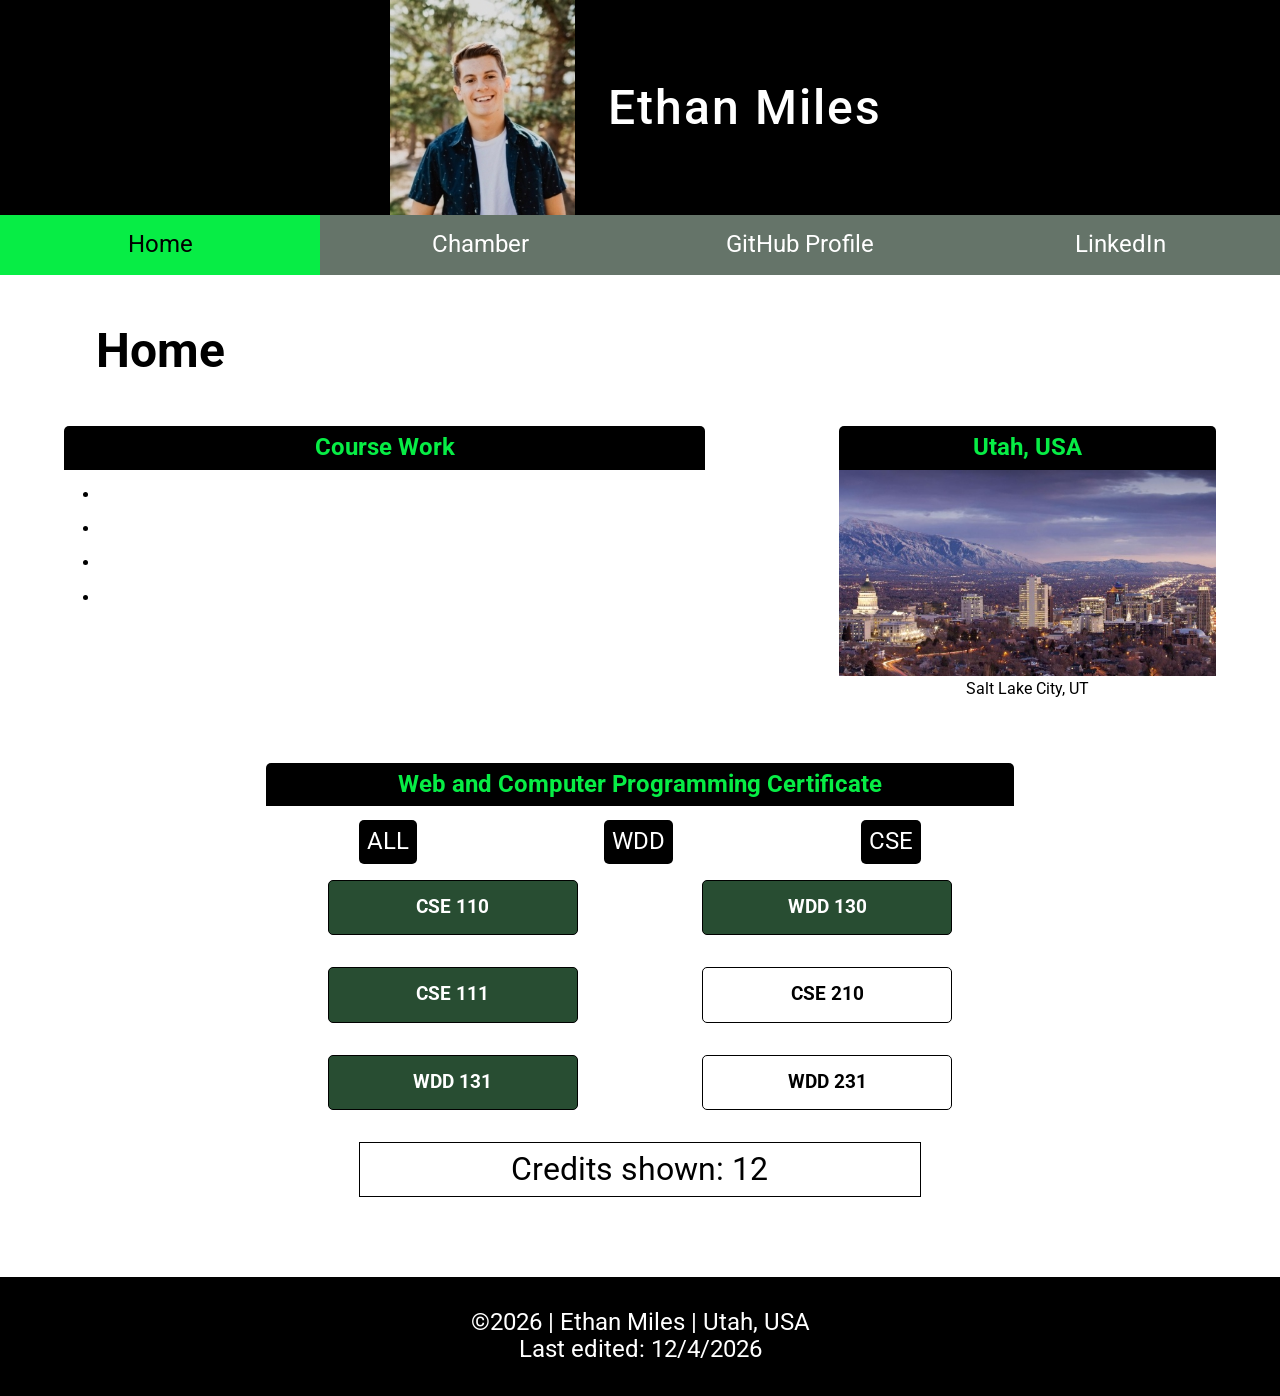
<file: index.html>
<!DOCTYPE html>
<html lang="en">
<head>
    <meta charset="UTF-8">
    <meta name="viewport" content="width=device-width, initial-scale=1.0">
    <title>WDD 231 - Web Frontend Development 1 - Ethan Miles</title>
    <meta name="description" content="Ethan Miles original homepage for WDD 231 - Web Frontend Development-1 class designed to share more about himself and prove his incredible programming skills.">
    <meta name="author" content="Ethan Miles">
    <link rel="icon" href="favicon.ico">
    <meta property="og:title" content="Ethan Miles WDD231 Home Page">
    <meta property="og:type" content="website">
    <meta property="og:image" content="https://livability.com/wp-content/uploads/2024/04/2024-best-places-to-live-colorado-springs-co-livability-1-768x512.jpg.webp">
    <meta property="og:url" content="https://ethanmiles11.github.io/wdd231/">
    <link rel="preconnect" href="https://fonts.googleapis.com">
    <link rel="preconnect" href="https://fonts.gstatic.com" crossorigin>
    <link href="https://fonts.googleapis.com/css2?family=Roboto:ital,wght@0,100;0,300;0,400;0,500;0,700;0,900;1,100;1,300;1,400;1,500;1,700;1,900&display=swap" rel="stylesheet">
    <link rel="stylesheet" href="styles/normalize.css">
    <link rel="stylesheet" href="styles/small.css" media="screen and (max-width: 550px)">
    <link rel="stylesheet" href="styles/larger.css" media="screen and (min-width: 551px)">
    <script src="scripts/index.js" defer></script>
</head>

<body class="roboto-regular">
    <header>
        <div id="headerContent">
            <img src="images/profile-pic.jpg" alt="Ethan Miles">
            <p>Ethan Miles</p>
            <button type="button" id="menu" aria-label="Menu button"></button>
        </div>
        <nav>
            <a href="#" class="active">Home</a>
            <a href="#">Chamber</a>
            <a href="#">GitHub Profile</a>
            <a href="#">LinkedIn</a>
        </nav>
    </header>

    <main>
        <h1>Home</h1>

        <div id="courseUtah">
            <section id="courseWork">
                <h2>Course Work</h2>
                <ul>
                    <li></li>
                    <li></li>
                    <li></li>
                    <li></li>
                </ul>
            </section>

            <section>
                <h2>Utah, USA</h2>
                <figure id="utahImage">
                    <img src="images/utah-usa.jpg" alt="Utah, USA">
                    <figcaption>Salt Lake City, UT</figcaption>
                </figure>
            </section>
        </div>

        <section id="certificate">
            <h2>Web and Computer Programming Certificate</h2>
            <section id="buttonsSect">
                <button id="allButt">ALL</button>
                <button id="wddButt">WDD</button>
                <button id="cseButt">CSE</button>
            </section>
            <section id="courseContainer"></section>
            <span id="credits"></span>
        </section>

    </main>
    
    <footer>
        <p>&copy;<span id="currentyear"></span> | Ethan Miles | Utah, USA</p>
        <p id="lastModified"></p>
    </footer>
    
</body>

</html>
</file>
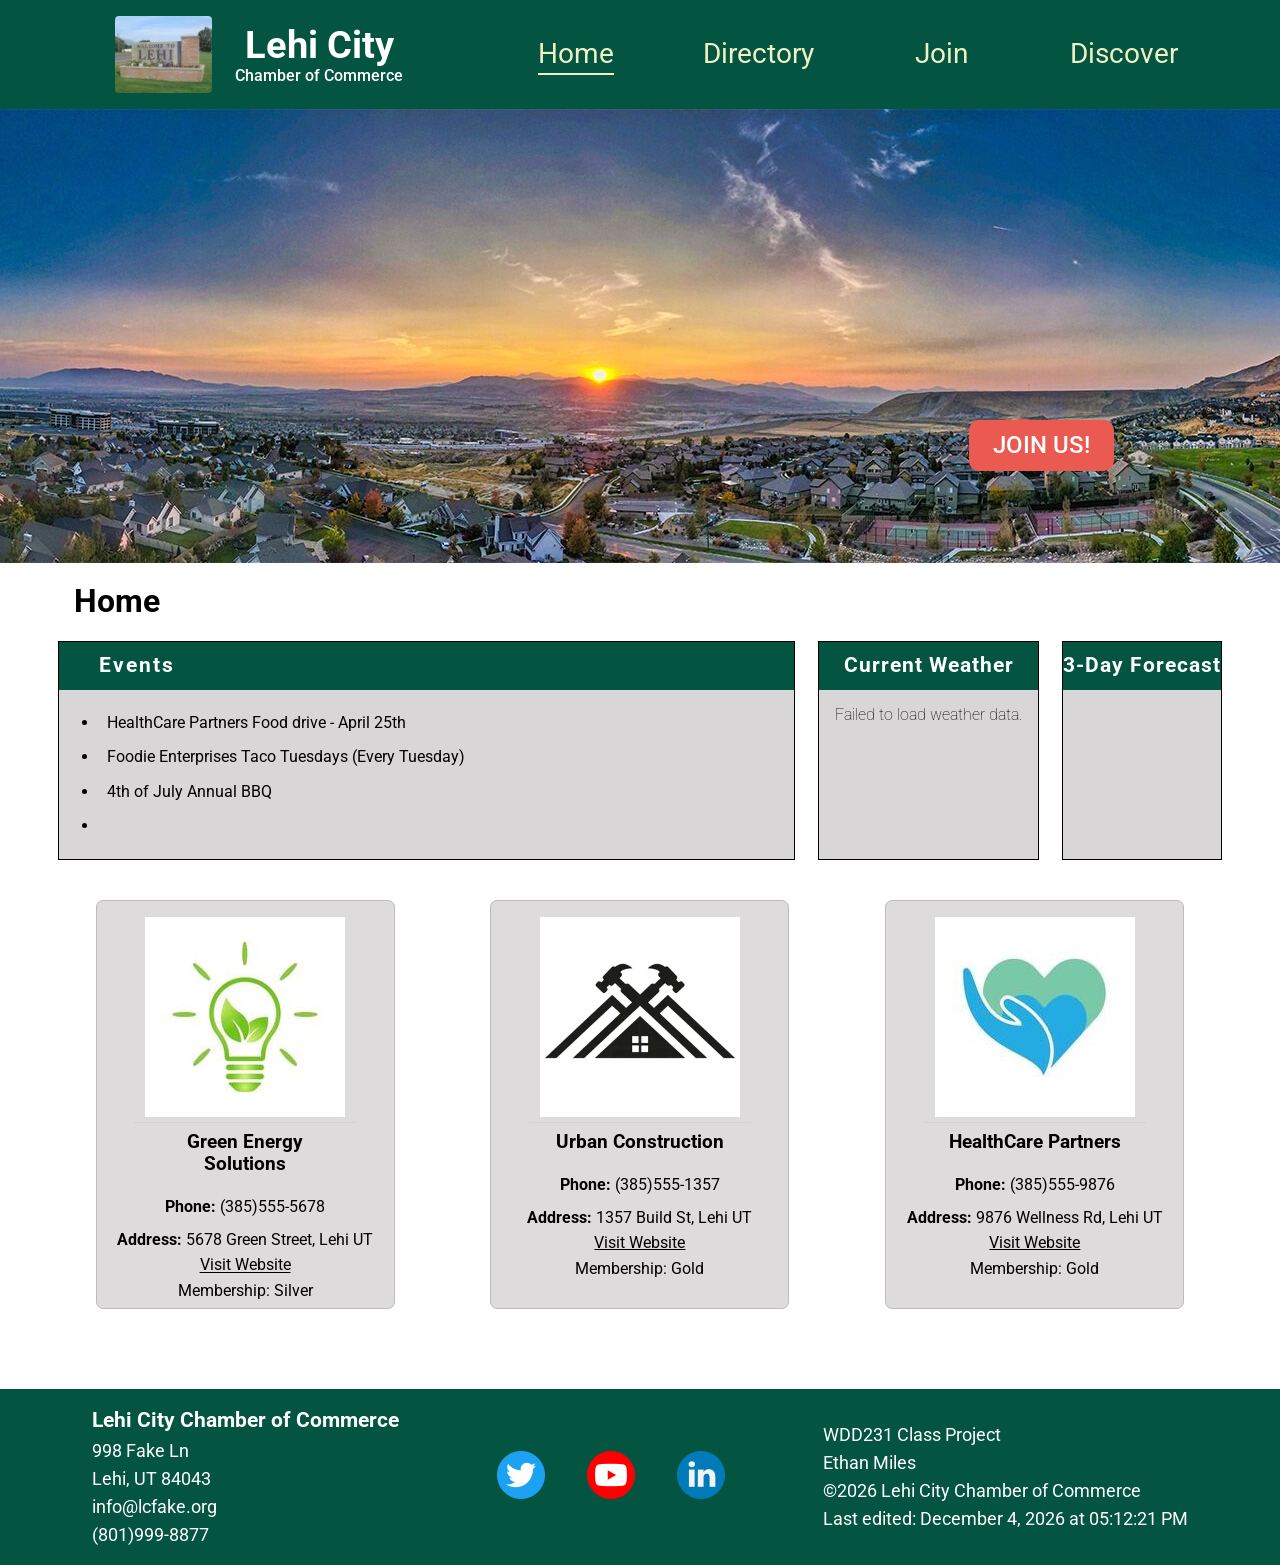
<file: chamber/index.html>
<!DOCTYPE html>
<html lang="en">
<head>
    <meta charset="UTF-8">
    <meta name="viewport" content="width=device-width, initial-scale=1.0">
    <title>Lehi City - Chamber of Commerce - Home Page</title>
    <meta name="description" content="Ethan Miles Lehi City Chamber of Commerce home page for WDD 231 - Web Frontend Development I class.">
    <meta name="author" content="Ethan Miles">
    <link rel="icon" href="favicon(2).ico">
    <meta property="og:title" content="Ethan Miles Chamber of Commerce Home Page">
    <meta property="og:type" content="website">
    <meta property="og:image" content="https://assets.simpleviewinc.com/simpleview/image/upload/c_limit,q_75,w_1200/v1/crm/utahvalley/lehicity0_3032efc0-5056-a36a-0b76c692ba14f9dd.jpg">
    <meta property="og:url" content="https://ethanmiles11.github.io/wdd231/chamber/index">
    <link rel="preconnect" href="https://fonts.googleapis.com">
    <link rel="preconnect" href="https://fonts.gstatic.com" crossorigin>
    <link href="https://fonts.googleapis.com/css2?family=Roboto:ital,wght@0,100;0,300;0,400;0,500;0,700;0,900;1,100;1,300;1,400;1,500;1,700;1,900&display=swap" rel="stylesheet">
    <link rel="stylesheet" href="styles/normalize.css">
    <link rel="stylesheet" href="styles/small-index.css" media="screen and (max-width: 899px)">
    <link rel="stylesheet" href="styles/large-index.css" media="screen and (min-width: 900px)">
    <script src="scripts/index.js" defer></script>
</head>

<body>

    <header class="roboto-regular">
        <section id="headerGrid">
            <section id="logo">
                <img src="images/lehi-logo.jpg" alt="Lehi City 'LC' Logo">
                <div id="logoDiv">
                    <h1>Lehi City</h1>
                    <p>Chamber of Commerce</p>
                </div>
            </section>
            <button type="button" id="menu" aria-label="Menu button"></button>
            <nav>
                <a href="#" class="active">Home</a>
                <a href="directory.html">Directory</a>
                <a href="join.html">Join</a>
                <a href="discover.html">Discover</a>
            </nav>
        </section>
    </header>

    <main class="roboto-regular">

        <div class="hero">
            <img src="images/lehi-hero-image.jpg" alt="Lehi city landscape at dusk">
            <a href="#">Join us!</a>
        </div>

        <div class="afterHero">
            <h2>Home</h2>
            <div id="mainHolder">
                <section class="weatherContainer" id="eventsContainer">
                    <h3>Events</h3>
                    <ul>
                        <li>HealthCare Partners Food drive - April 25th</li>
                        <li>Foodie Enterprises Taco Tuesdays (Every Tuesday)</li>
                        <li>4th of July Annual BBQ</li>
                        <li></li>
                    </ul>
                </section>

                <section class="weatherContainer">
                    <h3>Current Weather</h3>
                    <div id="current-weather"></div>
                </section>
                <section class="weatherContainer">
                    <h3>3-Day Forecast</h3>
                    <div id="forecast"></div>
                </section>
            </div>

            <div id="spotlight-container">
            </div>
        </div>
    </main>

    <footer class="roboto-regular">
        <div id="footerContainer">
            <section class="footerGroup">
                <p id="footerBold">Lehi City Chamber of Commerce</p>
                <p>998 Fake Ln</p>
                <p>Lehi, UT 84043</p>
                <p>info@lcfake.org</p>
                <p>(801)999-8877</p>
            </section>
            <section class="footerGroup imageLinks">
                <a href="https://x.com/?lang=en" target="_blank"><img src="images/twitter-logo.png" alt="Twitter Link"></a>
                <a href="https://www.youtube.com/" target="_blank"><img src="images/youtube-logo.png" alt="Youtube Link"></a>
                <a href="https://www.linkedin.com/" target="_blank"><img src="images/linkedin-logo.png" alt="LinkedIn Link"></a>
            </section>
            <section class="footerGroup">
                <p>WDD231 Class Project</p>
                <p>Ethan Miles</p>
                <p>&copy;<span id="currentyear"></span> Lehi City Chamber of Commerce</p>
                <p id="lastModified"></p>
            </section>
        </div>
    </footer>

</body>

</html>
</file>
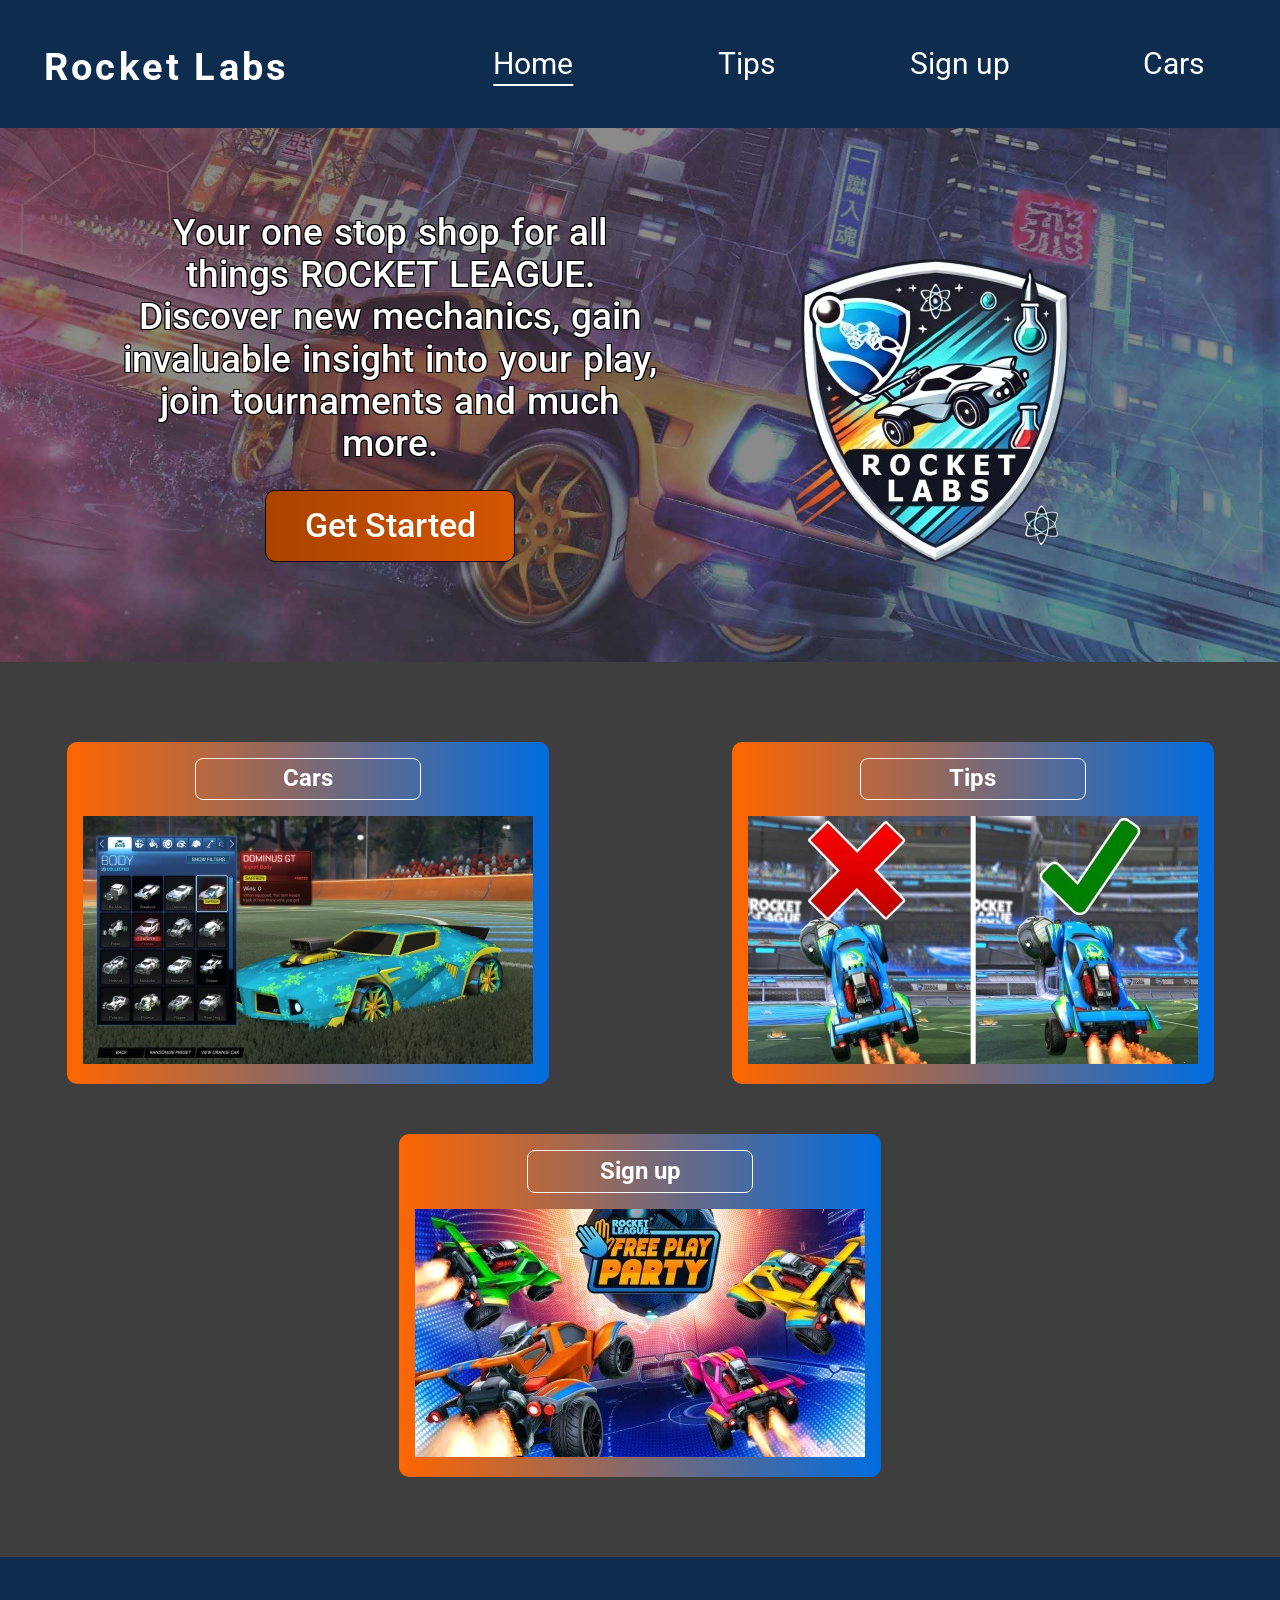
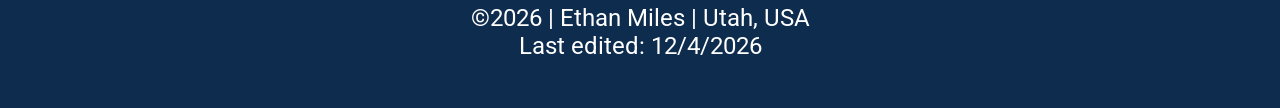
<file: final-project/index.html>
<!DOCTYPE html>
<html lang="en">
<head>
    <meta charset="UTF-8">
    <meta name="viewport" content="width=device-width, initial-scale=1.0">
    <title>Rocket Labs - Home</title>
    <meta name="description" content="Ethan Miles WDD231 Rocket Labs 'Home' page - Rocket Labs site designed to be a hub for all things Rocket league. A place to learn, grow, connect with others, and have fun.">
    <meta name="author" content="Ethan Miles">
    <link rel="icon" href="faviconrl.ico">
    <meta property="og:title" content="Ethan Miles Rocket Labs Home Page">
    <meta property="og:type" content="website">
    <meta property="og:image" content="https://images-wixmp-ed30a86b8c4ca887773594c2.wixmp.com/f/73206bd9-257c-4f50-b1f3-59a306e24084/dfqp1w8-71e868bb-3c61-4a94-912b-f574485138dc.png?token=eyJ0eXAiOiJKV1QiLCJhbGciOiJIUzI1NiJ9.[base64].gQuLWyxdKG1uWUeAmSVZ-4_6gQ2vXFQbET3iojaN3A4">
    <meta property="og:url" content="https://ethanmiles11.github.io/wdd231/final-project/index.html">
    <link rel="preconnect" href="https://fonts.googleapis.com">
    <link rel="preconnect" href="https://fonts.gstatic.com" crossorigin>
    <link href="https://fonts.googleapis.com/css2?family=Roboto:ital,wght@0,100;0,300;0,400;0,500;0,700;0,900;1,100;1,300;1,400;1,500;1,700;1,900&display=swap" rel="stylesheet">
    <link rel="stylesheet" href="styles/normalize.css">
    <link rel="stylesheet" href="styles/index.css" media="screen and (max-width: 974px)">
    <link rel="stylesheet" href="styles/index-large.css" media="screen and (min-width: 975px)">
    <script type="module" src="scripts/index.js"></script>
</head>

<body class="background">

    <header class="roboto-regular">
        <h1>Rocket Labs</h1>
        <button type="button" id="menu" aria-label="Menu button"></button>
        <nav>
            <a href="#" class="active">Home</a>
            <a href="tips.html">Tips</a>
            <a href="signup.html">Sign up</a>
            <a href="cars.html">Cars</a>
        </nav>
    </header>

    <main class="content">

        <div class="roboto-regular container">
            <img src="images/phone-background-final.jpg" alt="Rocket League orange fennec at Neo Tokyo"
                id="backgroundImage" loading="lazy">
            <img src="images/fennec-hero.jpg" alt="Large orange fennec in Neo Tokyo" id="largeHero" loading="lazy">
            <div class="largeOnly">
                <div id="getStartedDiv">
                    <p id="getStarted">Your one stop shop for all things ROCKET LEAGUE. Discover new mechanics, gain
                        invaluable insight into your play, join tournaments and much more.</p>
                    <a href="signup.html" id="startedButton">Get Started</a>
                </div>
                <img src="images/rocket-labs-logo.png" alt="RocketLabs large logo" id="logo" loading="lazy">
            </div>
        </div>

        <section class="roboto-regular bottomSection">
            <a href="cars.html" class="bottomLinks">
                <div class="bottomContainer">
                    <h2>Cars</h2>
                    <img src="images/cars-image.jpg" alt="Rocket league cars panel" class="bottomImage" loading="lazy">
                </div>
            </a>
            <a href="tips.html" class="bottomLinks">
                <div class="bottomContainer">
                    <h2>Tips</h2>
                    <img src="images/tips-image.jpg" alt="Two cars; one with a check, one with a red X"
                        class="bottomImage" loading="lazy">
                </div>
            </a>
            <a href="signup.html" class="bottomLinks">
                <div class="bottomContainer">
                    <h2>Sign up</h2>
                    <img src="images/signup-image.jpg" alt="Multiple cars lunging towards a goal" class="bottomImage" loading="lazy">
                </div>
            </a>
        </section>

    </main>

    <footer class="roboto-regular">
        <p>&copy;<span id="currentyear"></span> | Ethan Miles | Utah, USA</p>
        <p id="lastModified"></p>
    </footer>
    
</body>

</html>
</file>
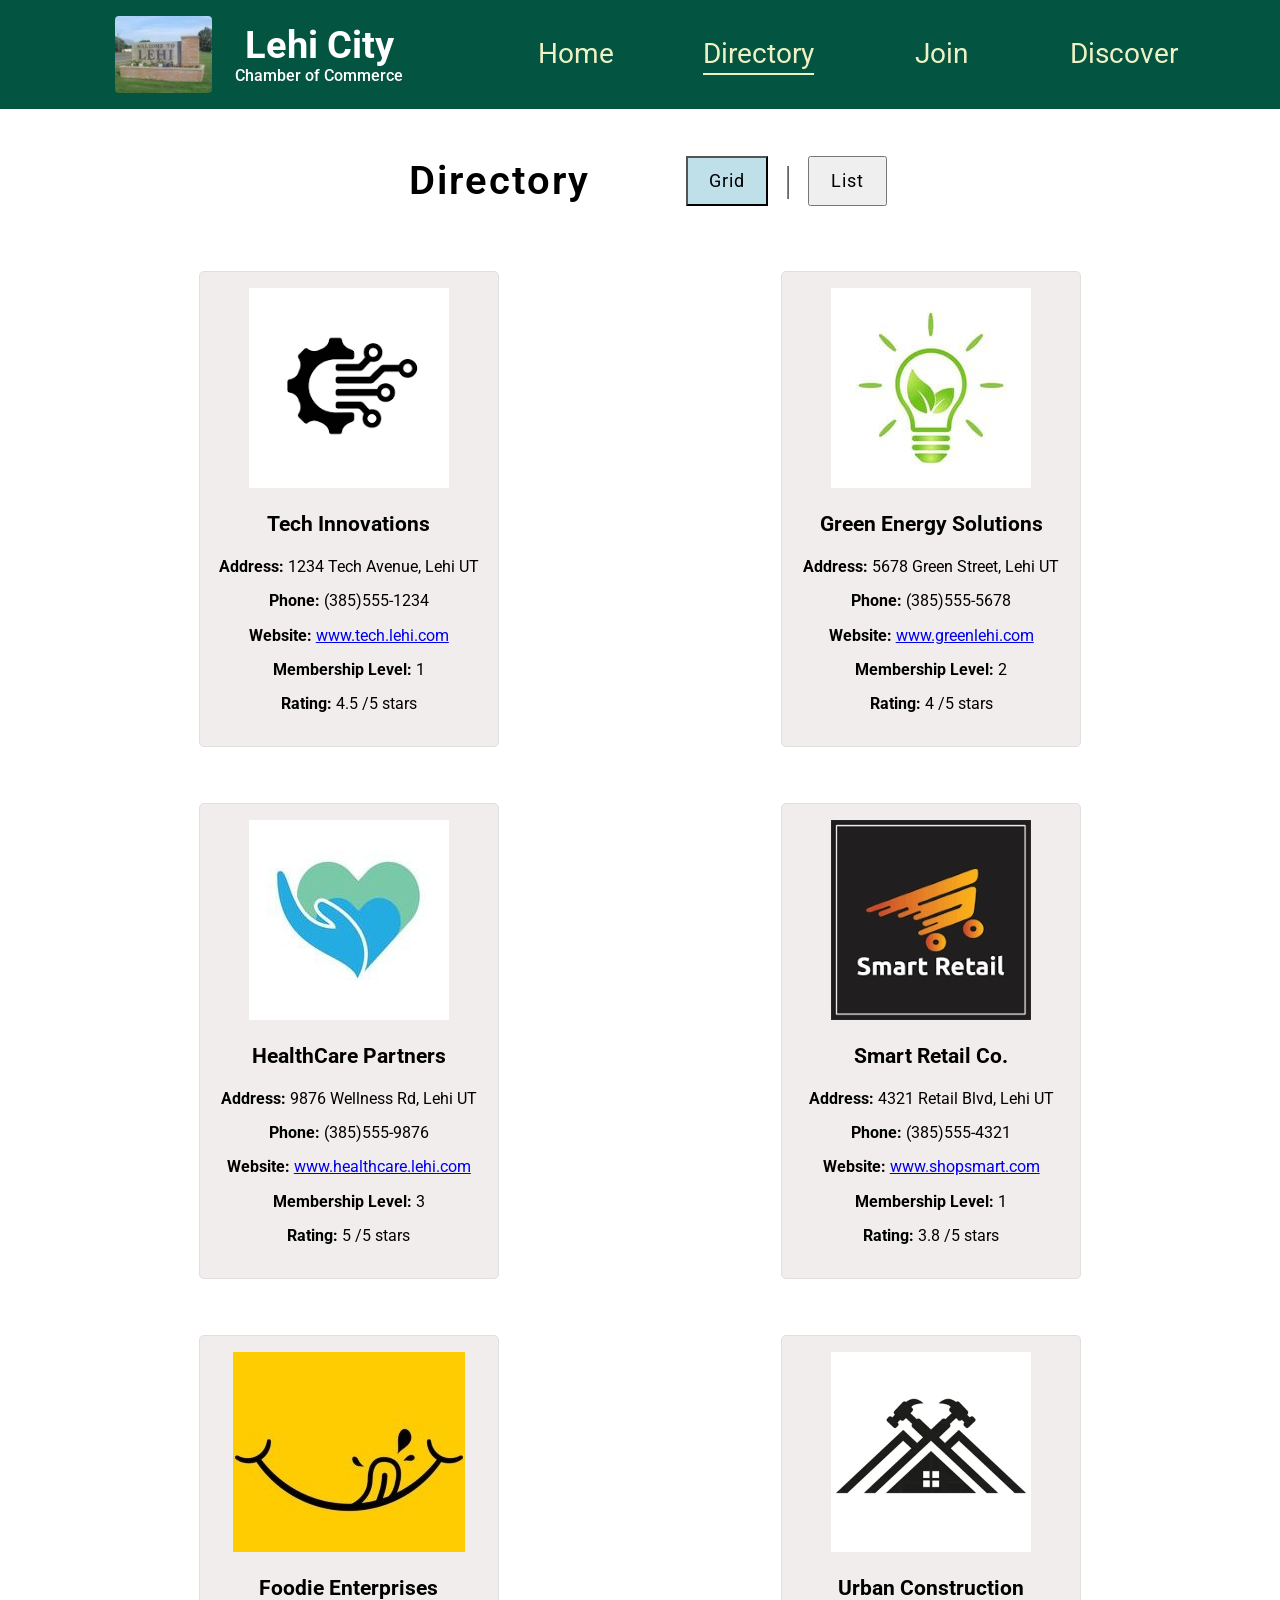
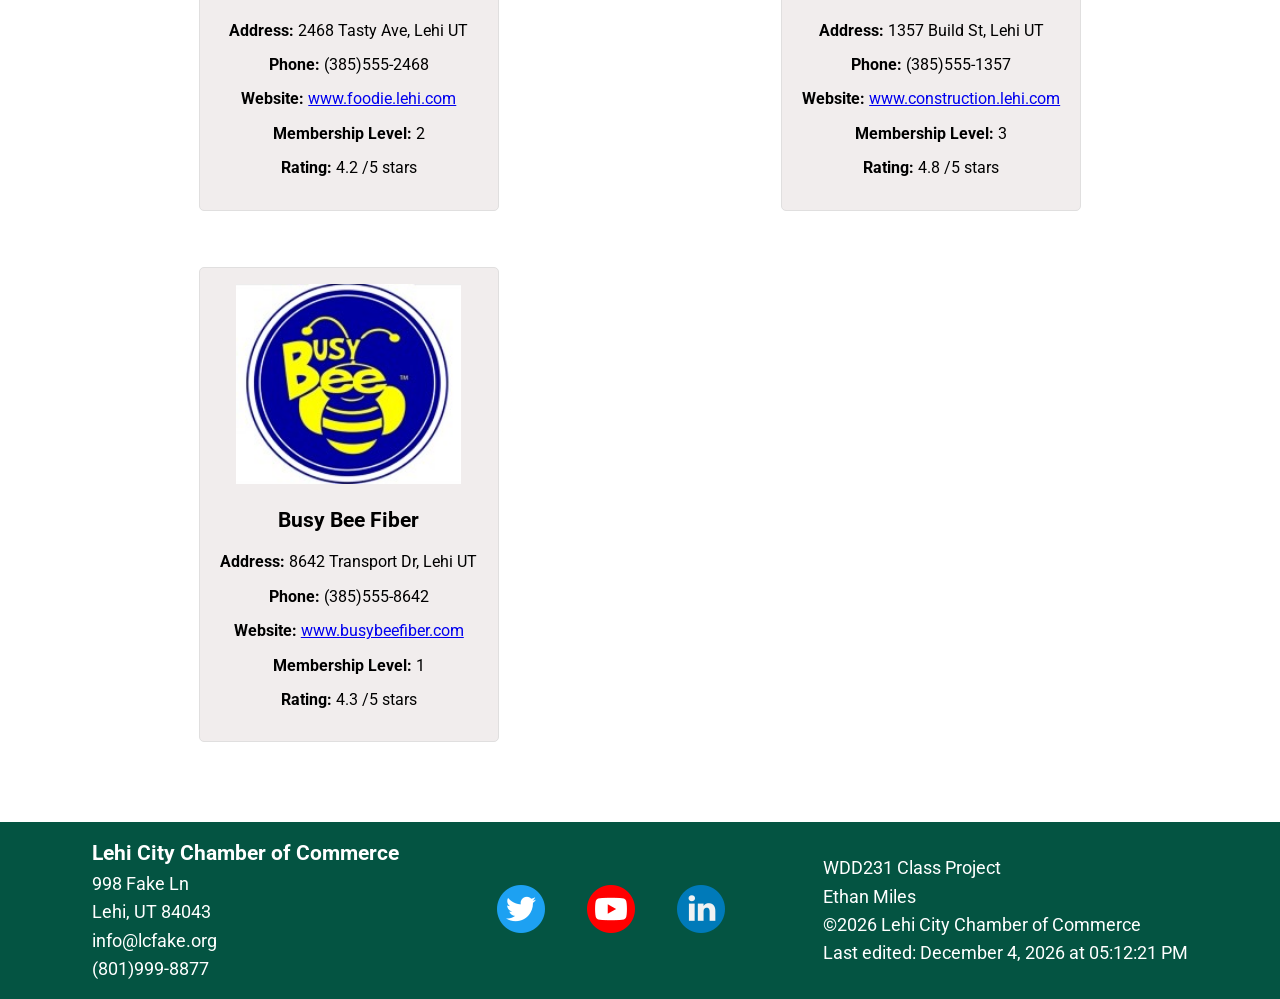
<file: chamber/directory.html>
<!DOCTYPE html>
<html lang="en">
<head>
    <meta charset="UTF-8">
    <meta name="viewport" content="width=device-width, initial-scale=1.0">
    <title>Lehi City - Chamber of Commerce Ethan Miles - Directory</title>
    <meta name="description" content="Ethan Miles chamber of commerce directory page for WDD 231 - Web Frontend Development-1 class.">
    <meta name="author" content="Ethan Miles">
    <link rel="icon" href="favicon(2).ico">
    <meta property="og:title" content="Ethan Miles Chamber of Commerce Directory Page">
    <meta property="og:type" content="website">
    <meta property="og:image" content="https://assets.simpleviewinc.com/simpleview/image/upload/c_limit,q_75,w_1200/v1/crm/utahvalley/lehicity0_3032efc0-5056-a36a-0b76c692ba14f9dd.jpg">
    <meta property="og:url" content="https://ethanmiles11.github.io/wdd231/chamber/directory">
    <link rel="preconnect" href="https://fonts.googleapis.com">
    <link rel="preconnect" href="https://fonts.gstatic.com" crossorigin>
    <link href="https://fonts.googleapis.com/css2?family=Roboto:ital,wght@0,100;0,300;0,400;0,500;0,700;0,900;1,100;1,300;1,400;1,500;1,700;1,900&display=swap" rel="stylesheet">
    <link rel="stylesheet" href="styles/normalize.css">
    <link rel="stylesheet" href="styles/small-directory.css" media="screen and (max-width: 899px)">
    <link rel="stylesheet" href="styles/large-directory.css" media="screen and (min-width: 900px)">
    <script src="scripts/directory.js" defer></script>
</head>

<body>

    <header class="roboto-regular">
        <section id="headerGrid">
            <section id="logo">
                <img src="images/lehi-logo.jpg" alt="Lehi City 'LC' Logo">
                <div id="logoDiv">
                    <h1>Lehi City</h1>
                    <p>Chamber of Commerce</p>
                </div>
            </section>
            <button type="button" id="menu" aria-label="Menu button"></button>
            <nav>
                <a href="index.html">Home</a>
                <a href="#" class="active">Directory</a>
                <a href="join.html">Join</a>
                <a href="discover.html">Discover</a>
            </nav>
        </section>
    </header>

    <main class="roboto-regular">
        <section id="mainHeading">
            <h2>Directory</h2>
            <div id="buttonHolder">
                <button class="changeButton activeButton" id="gridButton">Grid</button>
                <p>|</p>
                <button class="changeButton" id="listButton">List</button>
            </div>
        </section>
        <div id="membersList"></div>
    </main>

    <footer class="roboto-regular">
        <div id="footerContainer">
            <section class="footerGroup">
                <p id="footerBold">Lehi City Chamber of Commerce</p>
                <p>998 Fake Ln</p>
                <p>Lehi, UT 84043</p>
                <p>info@lcfake.org</p>
                <p>(801)999-8877</p>
            </section>
            <section class="footerGroup imageLinks">
                <a href="https://x.com/?lang=en" target="_blank"><img src="images/twitter-logo.png" alt="Twitter Link"></a>
                <a href="https://www.youtube.com/" target="_blank"><img src="images/youtube-logo.png" alt="Youtube Link"></a>
                <a href="https://www.linkedin.com/" target="_blank"><img src="images/linkedin-logo.png" alt="LinkedIn Link"></a>
            </section>
            <section class="footerGroup">
                <p>WDD231 Class Project</p>
                <p>Ethan Miles</p>
                <p>&copy;<span id="currentyear"></span> Lehi City Chamber of Commerce</p>
                <p id="lastModified"></p>
            </section>
        </div>
    </footer>

</body>

</html>
</file>
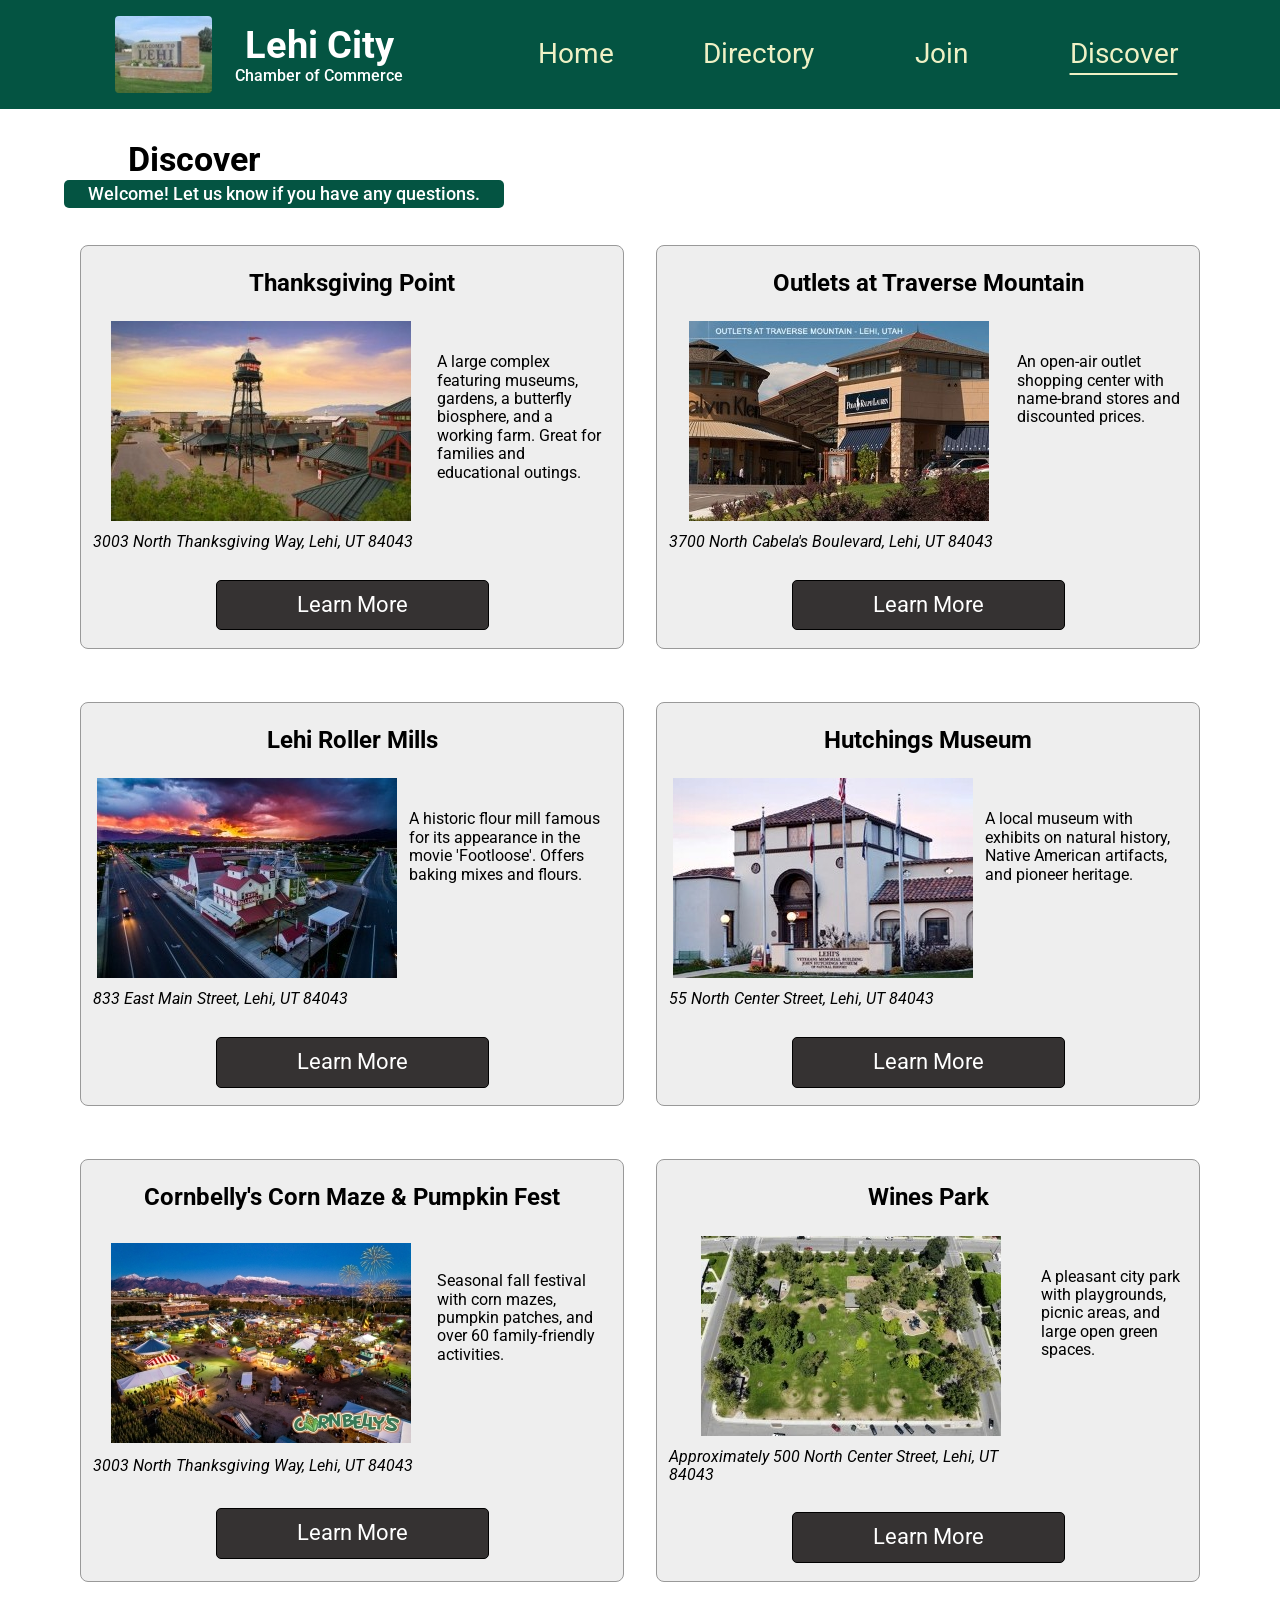
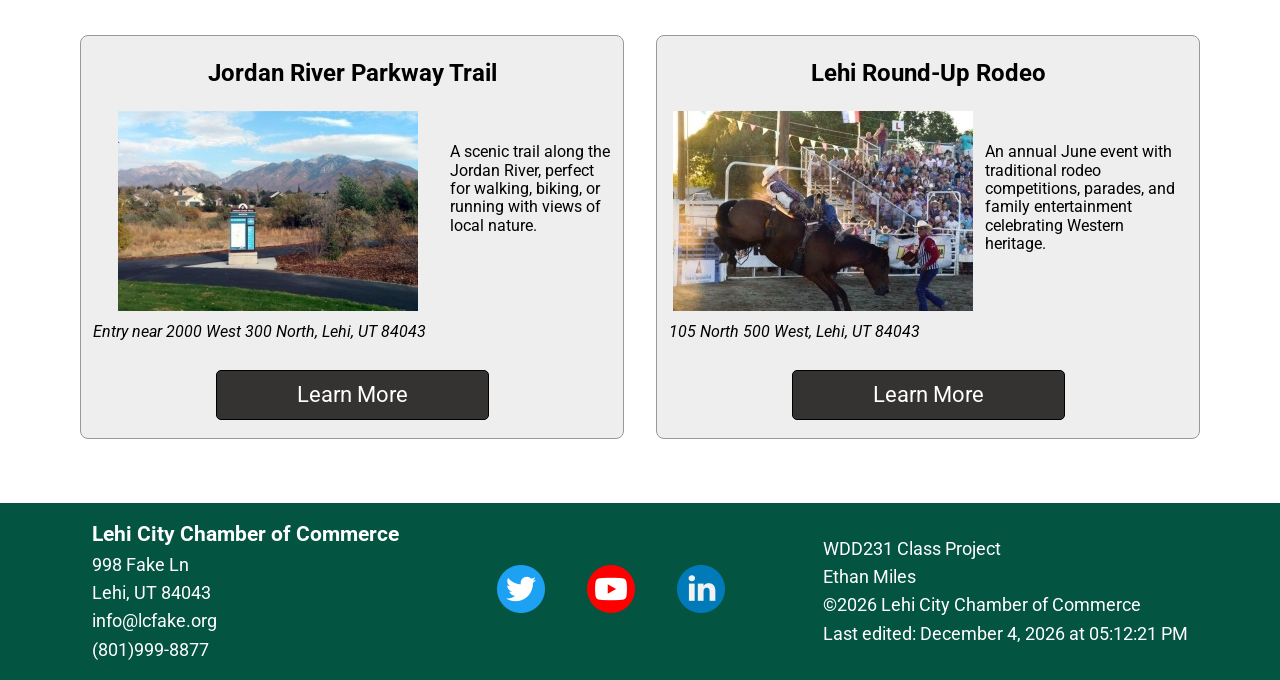
<file: chamber/discover.html>
<!DOCTYPE html>
<html lang="en">
<head>
    <meta charset="UTF-8">
    <meta name="viewport" content="width=device-width, initial-scale=1.0">
    <title>Lehi City - Chamber of Commerce - Discover Page</title>
    <meta name="description" content="Ethan Miles Lehi City Chamber of Commerce Discover page for WDD 231 - promotes the area in which the Chamber is located.">
    <meta name="author" content="Ethan Miles">
    <link rel="icon" href="favicon(2).ico">
    <meta property="og:title" content="Ethan Miles Chamber of Commerce Discover Page">
    <meta property="og:type" content="website">
    <meta property="og:image" content="https://assets.simpleviewinc.com/simpleview/image/upload/c_limit,q_75,w_1200/v1/crm/utahvalley/lehicity0_3032efc0-5056-a36a-0b76c692ba14f9dd.jpg">
    <meta property="og:url" content="https://ethanmiles11.github.io/wdd231/chamber/discover">
    <link rel="preconnect" href="https://fonts.googleapis.com">
    <link rel="preconnect" href="https://fonts.gstatic.com" crossorigin>
    <link href="https://fonts.googleapis.com/css2?family=Roboto:ital,wght@0,100;0,300;0,400;0,500;0,700;0,900;1,100;1,300;1,400;1,500;1,700;1,900&display=swap" rel="stylesheet">
    <link rel="stylesheet" href="styles/normalize.css">
    <link rel="stylesheet" href="styles/small-discover.css" media="screen and (max-width: 640px)">
    <link rel="stylesheet" href="styles/medium-discover.css" media="screen and (min-width: 641px) and (max-width: 1149px)">
    <link rel="stylesheet" href="styles/large-discover.css" media="screen and (min-width: 1150px)">
    <script src="scripts/discover.js" type="module"></script>
</head>

<body>
    <header class="roboto-regular">
        <section id="headerGrid">
            <section id="logo">
                <img src="images/lehi-logo.jpg" alt="Lehi City 'LC' Logo">
                <div id="logoDiv">
                    <h1>Lehi City</h1>
                    <p>Chamber of Commerce</p>
                </div>
            </section>
            <button type="button" id="menu" aria-label="Menu button"></button>
            <nav>
                <a href="index.html">Home</a>
                <a href="directory.html">Directory</a>
                <a href="join.html">Join</a>
                <a href="#" class="active">Discover</a>
            </nav>
        </section>
    </header>

    <main class="roboto-regular">
        <h2>Discover</h2>
        <aside id="sidebar-message"></aside>
        <div id="allplaces"></div>
    </main>

    <footer class="roboto-regular">
        <div id="footerContainer">
            <section class="footerGroup">
                <p id="footerBold">Lehi City Chamber of Commerce</p>
                <p>998 Fake Ln</p>
                <p>Lehi, UT 84043</p>
                <p>info@lcfake.org</p>
                <p>(801)999-8877</p>
            </section>
            <section class="footerGroup imageLinks">
                <a href="https://x.com/?lang=en" target="_blank"><img src="images/twitter-logo.png" alt="Twitter Link"></a>
                <a href="https://www.youtube.com/" target="_blank"><img src="images/youtube-logo.png" alt="Youtube Link"></a>
                <a href="https://www.linkedin.com/" target="_blank"><img src="images/linkedin-logo.png" alt="LinkedIn Link"></a>
            </section>
            <section class="footerGroup">
                <p>WDD231 Class Project</p>
                <p>Ethan Miles</p>
                <p>&copy;<span id="currentyear"></span> Lehi City Chamber of Commerce</p>
                <p id="lastModified"></p>
            </section>
        </div>
    </footer>

</body>

</html>
</file>
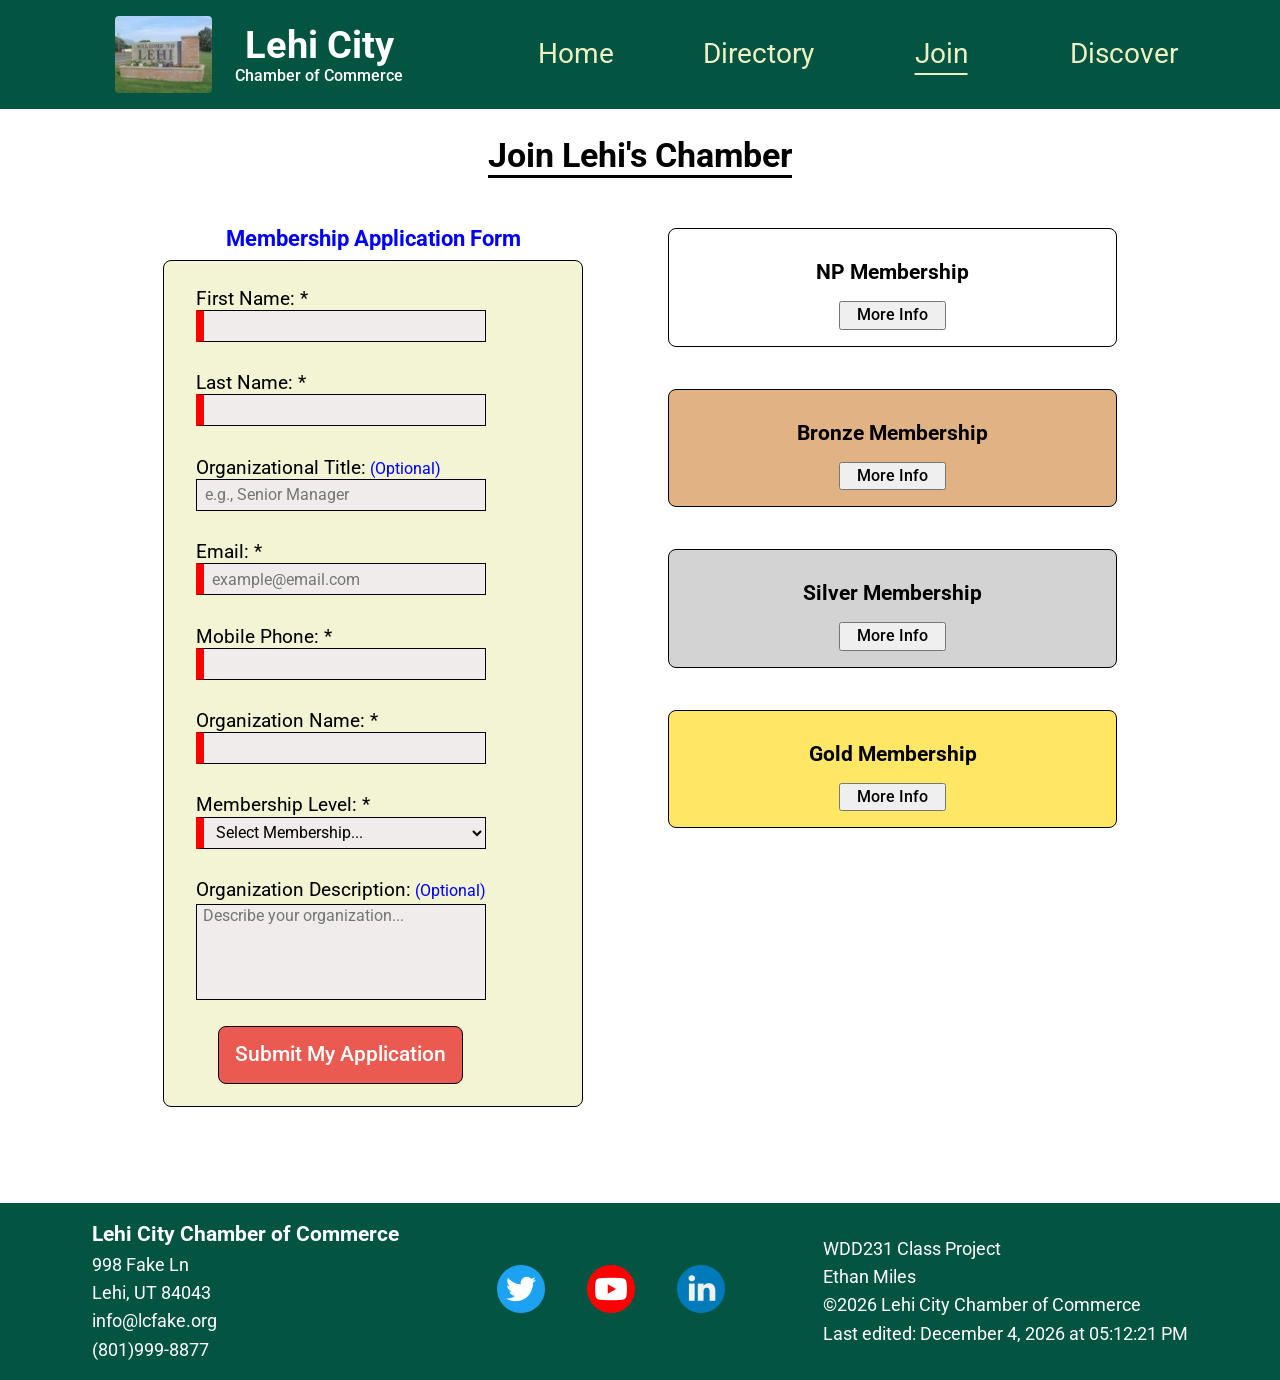
<file: chamber/join.html>
<!DOCTYPE html>
<html lang="en">
<head>
    <meta charset="UTF-8">
    <meta name="viewport" content="width=device-width, initial-scale=1.0">
    <title>Lehi City - Chamber of Commerce - Join Page</title>
    <meta name="description" content="Ethan Miles Lehi City Chamber of Commerce join page for WDD 231 - Page designed to allow prospective members to apply to join the chamber of commerce.">
    <meta name="author" content="Ethan Miles">
    <link rel="icon" href="favicon(2).ico">
    <meta property="og:title" content="Ethan Miles Chamber of Commerce Join Page">
    <meta property="og:type" content="website">
    <meta property="og:image" content="https://assets.simpleviewinc.com/simpleview/image/upload/c_limit,q_75,w_1200/v1/crm/utahvalley/lehicity0_3032efc0-5056-a36a-0b76c692ba14f9dd.jpg">
    <meta property="og:url" content="https://ethanmiles11.github.io/wdd231/chamber/join">
    <link rel="preconnect" href="https://fonts.googleapis.com">
    <link rel="preconnect" href="https://fonts.gstatic.com" crossorigin>
    <link href="https://fonts.googleapis.com/css2?family=Roboto:ital,wght@0,100;0,300;0,400;0,500;0,700;0,900;1,100;1,300;1,400;1,500;1,700;1,900&display=swap" rel="stylesheet">
    <link rel="stylesheet" href="styles/normalize.css">
    <link rel="stylesheet" href="styles/small-join.css" media="screen and (max-width: 919px)">
    <link rel="stylesheet" href="styles/large-join.css" media="screen and (min-width: 920px)">
    <script src="scripts/join.js" defer></script>
</head>
<body>
    <header class="roboto-regular">
        <section id="headerGrid">
            <section id="logo">
                <img src="images/lehi-logo.jpg" alt="Lehi City 'LC' Logo">
                <div id="logoDiv">
                    <h1>Lehi City</h1>
                    <p>Chamber of Commerce</p>
                </div>
            </section>
            <button type="button" id="menu" aria-label="Menu button"></button>
            <nav>
                <a href="index.html">Home</a>
                <a href="directory.html">Directory</a>
                <a href="#" class="active">Join</a>
                <a href="discover.html">Discover</a>
            </nav>
        </section>
    </header>

    <main class="roboto-regular">
        <h2>Join Lehi's Chamber</h2>
        <div class="contentContainer">
            <div id="applicationForm">
                <h3>Membership Application Form</h3>
                <form action="thankyou.html" method="get" class="webForm">
        
                    <!-- First Name -->
                    <label>First Name:<span class="requiredSymbol"> *</span>
                        <input type="text" name="fname" id="firstname" autocomplete="given-name" required>
                    </label>
                
                    <!-- Last Name -->
                    <label>Last Name:<span class="requiredSymbol"> *</span>
                        <input type="text" name="lname" id="lastname" autocomplete="family-name" required>
                    </label>
                
                    <!-- Organizational Title -->
                    <label>Organizational Title:<span class="optionalSpan"> (Optional)</span>
                        <input type="text" name="orgtitle" id="orgtitle" autocomplete="organization-title" pattern="^[a-zA-Z\s\-]{7,}$" placeholder="e.g., Senior Manager">
                    </label>
                
                    <!-- Email Address -->
                    <label>Email:<span class="requiredSymbol"> *</span>
                        <input type="email" name="email" id="email" autocomplete="email" placeholder="example@email.com" required>
                    </label>
                
                    <!-- Phone Number -->
                    <label>Mobile Phone:<span class="requiredSymbol"> *</span>
                        <input type="tel" name="phone" id="phone" autocomplete="tel" required>
                    </label>
                
                    <!-- Business/Organization's Name -->
                    <label>Organization Name:<span class="requiredSymbol"> *</span>
                        <input type="text" name="organization" id="organization" autocomplete="organization" required>
                    </label>
                
                    <!-- Membership Level -->
                    <label>Membership Level:<span class="requiredSymbol"> *</span>
                        <select name="membership" id="membership" required>
                            <option value="" disabled selected>Select Membership...</option>
                            <option value="np">NP Membership (No Fee)</option>
                            <option value="bronze">Bronze Membership</option>
                            <option value="silver">Silver Membership</option>
                            <option value="gold">Gold Membership</option>
                        </select>
                    </label>
                
                    <!-- Business/Organization Description -->
                    <label>Organization Description:<span class="optionalSpan"> (Optional)</span>
                        <textarea name="description" id="description" placeholder="Describe your organization..."></textarea>
                    </label>
                
                    <!-- Timestamp (Hidden Field) -->
                    <input type="hidden" id="timestamp" name="timestamp">
                
                    <!-- Submit Button -->
                    <input type="submit" value="Submit My Application" id="submitButton">
                </form>
            </div>
            
            <div class="membership-cards">
                <div class="card" id="npCard">
                    <h4>NP Membership</h4>
                    <button onclick="document.getElementById('npDialog').showModal()">More Info</button>
                </div>
            
                <div class="card" id="bronzeCard">
                    <h4>Bronze Membership</h4>
                    <button onclick="document.getElementById('bronzeDialog').showModal()">More Info</button>
                </div>
            
                <div class="card" id="silverCard">
                    <h4>Silver Membership</h4>
                    <button onclick="document.getElementById('silverDialog').showModal()">More Info</button>
                </div>
            
                <div class="card" id="goldCard">
                    <h4>Gold Membership</h4>
                    <button onclick="document.getElementById('goldDialog').showModal()">More Info</button>
                </div>
            </div>
        </div>
        
        <dialog id="npDialog" onclick="closeOnOutsideClick(event, 'npDialog')">
            <h4>NP Membership Benefits</h4>
            <ul>
                <li>No membership fee for non-profits</li>
                <li>Access to limited events</li>
                <li>Basic training sessions</li>
                <li>Community support</li>
            </ul>
            <button onclick="document.getElementById('npDialog').close()">Close</button>
        </dialog>
        
        <dialog id="bronzeDialog" onclick="closeOnOutsideClick(event, 'bronzeDialog')">
            <h4>Bronze Membership Benefits</h4>
            <ul>
                <li>Low-cost membership</li>
                <li>Access to more events</li>
                <li>Some event discounts</li>
                <li>Networking opportunities</li>
            </ul>
            <button onclick="document.getElementById('bronzeDialog').close()">Close</button>
        </dialog>
        
        <dialog id="silverDialog" onclick="closeOnOutsideClick(event, 'silverDialog')">
            <h4>Silver Membership Benefits</h4>
            <ul>
                <li>Event discounts</li>
                <li>Advertising opportunities</li>
                <li>Expanded networking</li>
                <li>Enhanced training</li>
            </ul>
            <button onclick="document.getElementById('silverDialog').close()">Close</button>
        </dialog>
        
        <dialog id="goldDialog" onclick="closeOnOutsideClick(event, 'goldDialog')">
            <h4>Gold Membership Benefits</h4>
            <ul>
                <li>Maximum exposure on home page</li>
                <li>Spotlight positions</li>
                <li>VIP event access</li>
                <li>Premium discounts</li>
            </ul>
            <button onclick="document.getElementById('goldDialog').close()">Close</button>
        </dialog>

    </main>

    <footer class="roboto-regular">
        <div id="footerContainer">
            <section class="footerGroup">
                <p id="footerBold">Lehi City Chamber of Commerce</p>
                <p>998 Fake Ln</p>
                <p>Lehi, UT 84043</p>
                <p>info@lcfake.org</p>
                <p>(801)999-8877</p>
            </section>
            <section class="footerGroup imageLinks">
                <a href="https://x.com/?lang=en" target="_blank"><img src="images/twitter-logo.png" alt="Twitter Link"></a>
                <a href="https://www.youtube.com/" target="_blank"><img src="images/youtube-logo.png" alt="Youtube Link"></a>
                <a href="https://www.linkedin.com/" target="_blank"><img src="images/linkedin-logo.png" alt="LinkedIn Link"></a>
            </section>
            <section class="footerGroup">
                <p>WDD231 Class Project</p>
                <p>Ethan Miles</p>
                <p>&copy;<span id="currentyear"></span> Lehi City Chamber of Commerce</p>
                <p id="lastModified"></p>
            </section>
        </div>
    </footer>
    
</body>
</html>
</file>
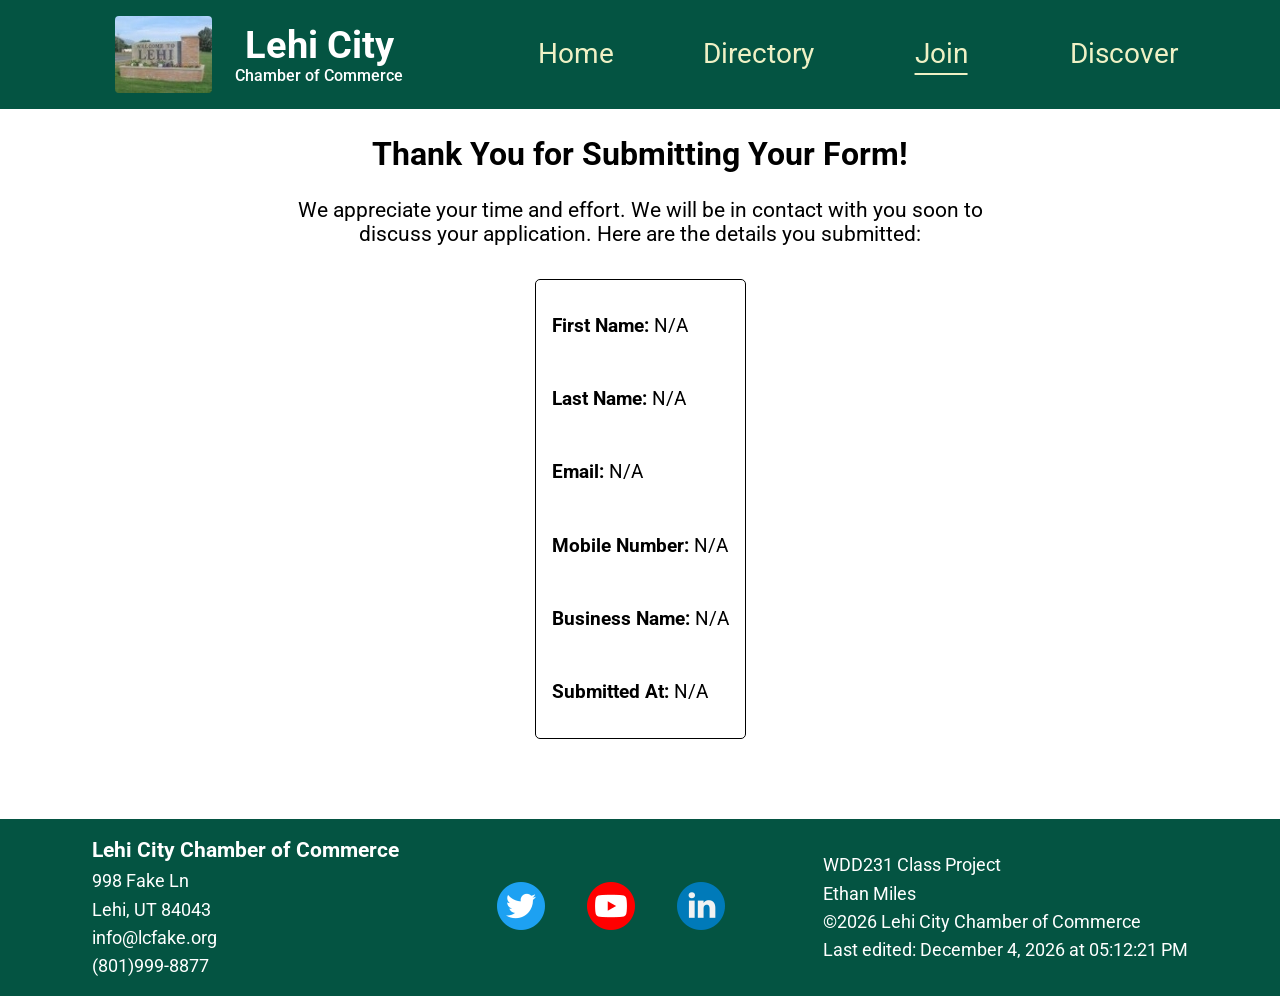
<file: chamber/thankyou.html>
<!DOCTYPE html>
<html lang="en">
<head>
    <meta charset="UTF-8">
    <meta name="viewport" content="width=device-width, initial-scale=1.0">
    <title>Lehi City - Chamber of Commerce - Thank you Page</title>
    <meta name="description" content="Ethan Miles Lehi City Chamber of Commerce Thank you page for WDD 231 - Page designed to show when users have submitted application.">
    <meta name="author" content="Ethan Miles">
    <link rel="icon" href="favicon(2).ico">
    <meta property="og:title" content="Ethan Miles Chamber of Commerce Thank you Page">
    <meta property="og:type" content="website">
    <meta property="og:image" content="https://assets.simpleviewinc.com/simpleview/image/upload/c_limit,q_75,w_1200/v1/crm/utahvalley/lehicity0_3032efc0-5056-a36a-0b76c692ba14f9dd.jpg">
    <meta property="og:url" content="https://ethanmiles11.github.io/wdd231/chamber/thankyou">
    <link rel="preconnect" href="https://fonts.googleapis.com">
    <link rel="preconnect" href="https://fonts.gstatic.com" crossorigin>
    <link href="https://fonts.googleapis.com/css2?family=Roboto:ital,wght@0,100;0,300;0,400;0,500;0,700;0,900;1,100;1,300;1,400;1,500;1,700;1,900&display=swap" rel="stylesheet">
    <link rel="stylesheet" href="styles/normalize.css">
    <link rel="stylesheet" href="styles/small-thankyou.css" media="screen and (max-width: 919px)">
    <link rel="stylesheet" href="styles/large-thankyou.css" media="screen and (min-width: 920px)">
    <script src="scripts/thankyou.js" defer></script>
</head>

<body>
    <header class="roboto-regular">
        <section id="headerGrid">
            <section id="logo">
                <img src="images/lehi-logo.jpg" alt="Lehi City 'LC' Logo">
                <div id="logoDiv">
                    <h1>Lehi City</h1>
                    <p>Chamber of Commerce</p>
                </div>
            </section>
            <button type="button" id="menu" aria-label="Menu button"></button>
            <nav>
                <a href="index.html">Home</a>
                <a href="directory.html">Directory</a>
                <a href="join.html" class="active">Join</a>
                <a href="#">Discover</a>
            </nav>
        </section>
    </header>

    <main class="roboto-regular">
        <div class="content">
            <h2>Thank You for Submitting Your Form!</h2>
            <p id="feedback">We appreciate your time and effort. We will be in contact with you soon to discuss your application. Here are the details you submitted:</p>

            <div id="form-data">
                <p><strong>First Name:</strong> <span id="firstName"></span></p>
                <p><strong>Last Name:</strong> <span id="lastName"></span></p>
                <p><strong>Email:</strong> <span id="email"></span></p>
                <p><strong>Mobile Number:</strong> <span id="phone"></span></p>
                <p><strong>Business Name:</strong> <span id="businessName"></span></p>
                <p><strong>Submitted At:</strong> <span id="timestamp"></span></p>
            </div>
        </div>
    </main>

    <footer class="roboto-regular">
        <div id="footerContainer">
            <section class="footerGroup">
                <p id="footerBold">Lehi City Chamber of Commerce</p>
                <p>998 Fake Ln</p>
                <p>Lehi, UT 84043</p>
                <p>info@lcfake.org</p>
                <p>(801)999-8877</p>
            </section>
            <section class="footerGroup imageLinks">
                <a href="https://x.com/?lang=en" target="_blank"><img src="images/twitter-logo.png" alt="Twitter Link"></a>
                <a href="https://www.youtube.com/" target="_blank"><img src="images/youtube-logo.png" alt="Youtube Link"></a>
                <a href="https://www.linkedin.com/" target="_blank"><img src="images/linkedin-logo.png" alt="LinkedIn Link"></a>
            </section>
            <section class="footerGroup">
                <p>WDD231 Class Project</p>
                <p>Ethan Miles</p>
                <p>&copy;<span id="currentyear"></span> Lehi City Chamber of Commerce</p>
                <p id="lastModified"></p>
            </section>
        </div>
    </footer>
</body>

</html>
</file>
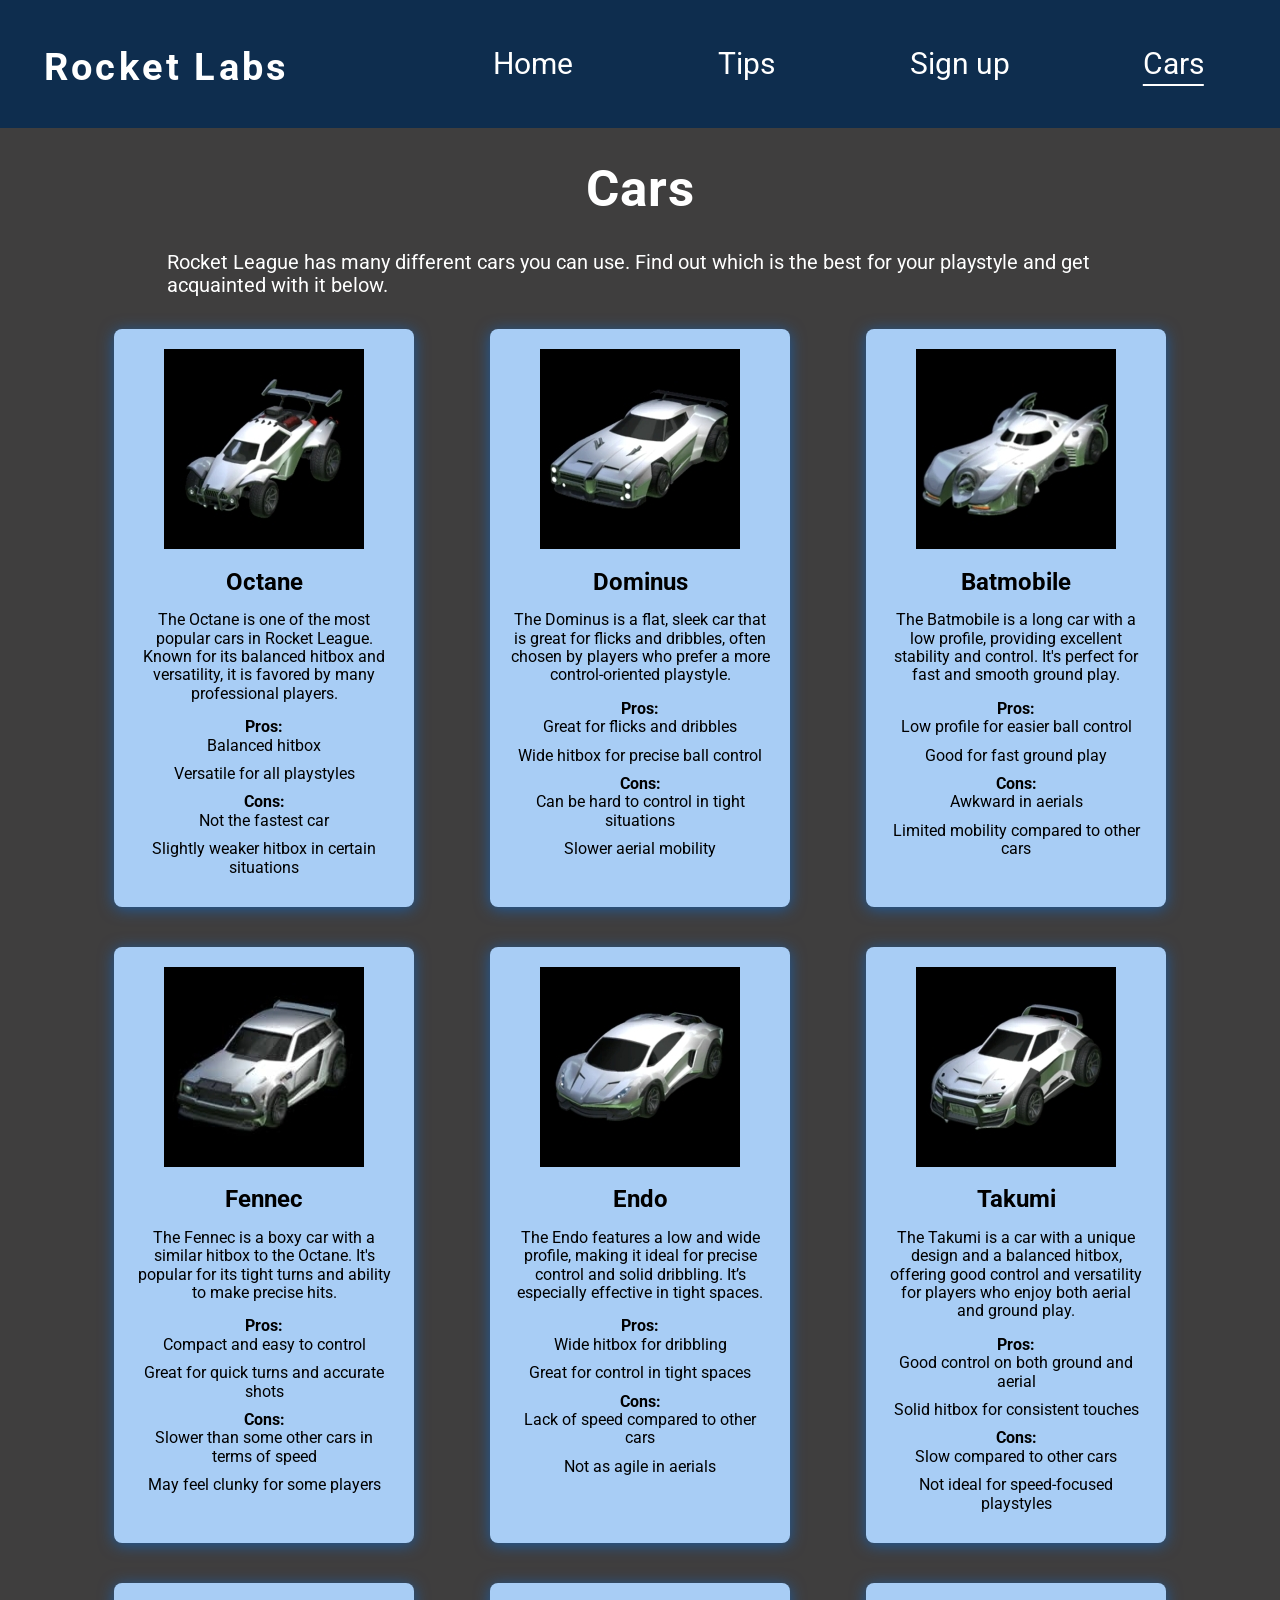
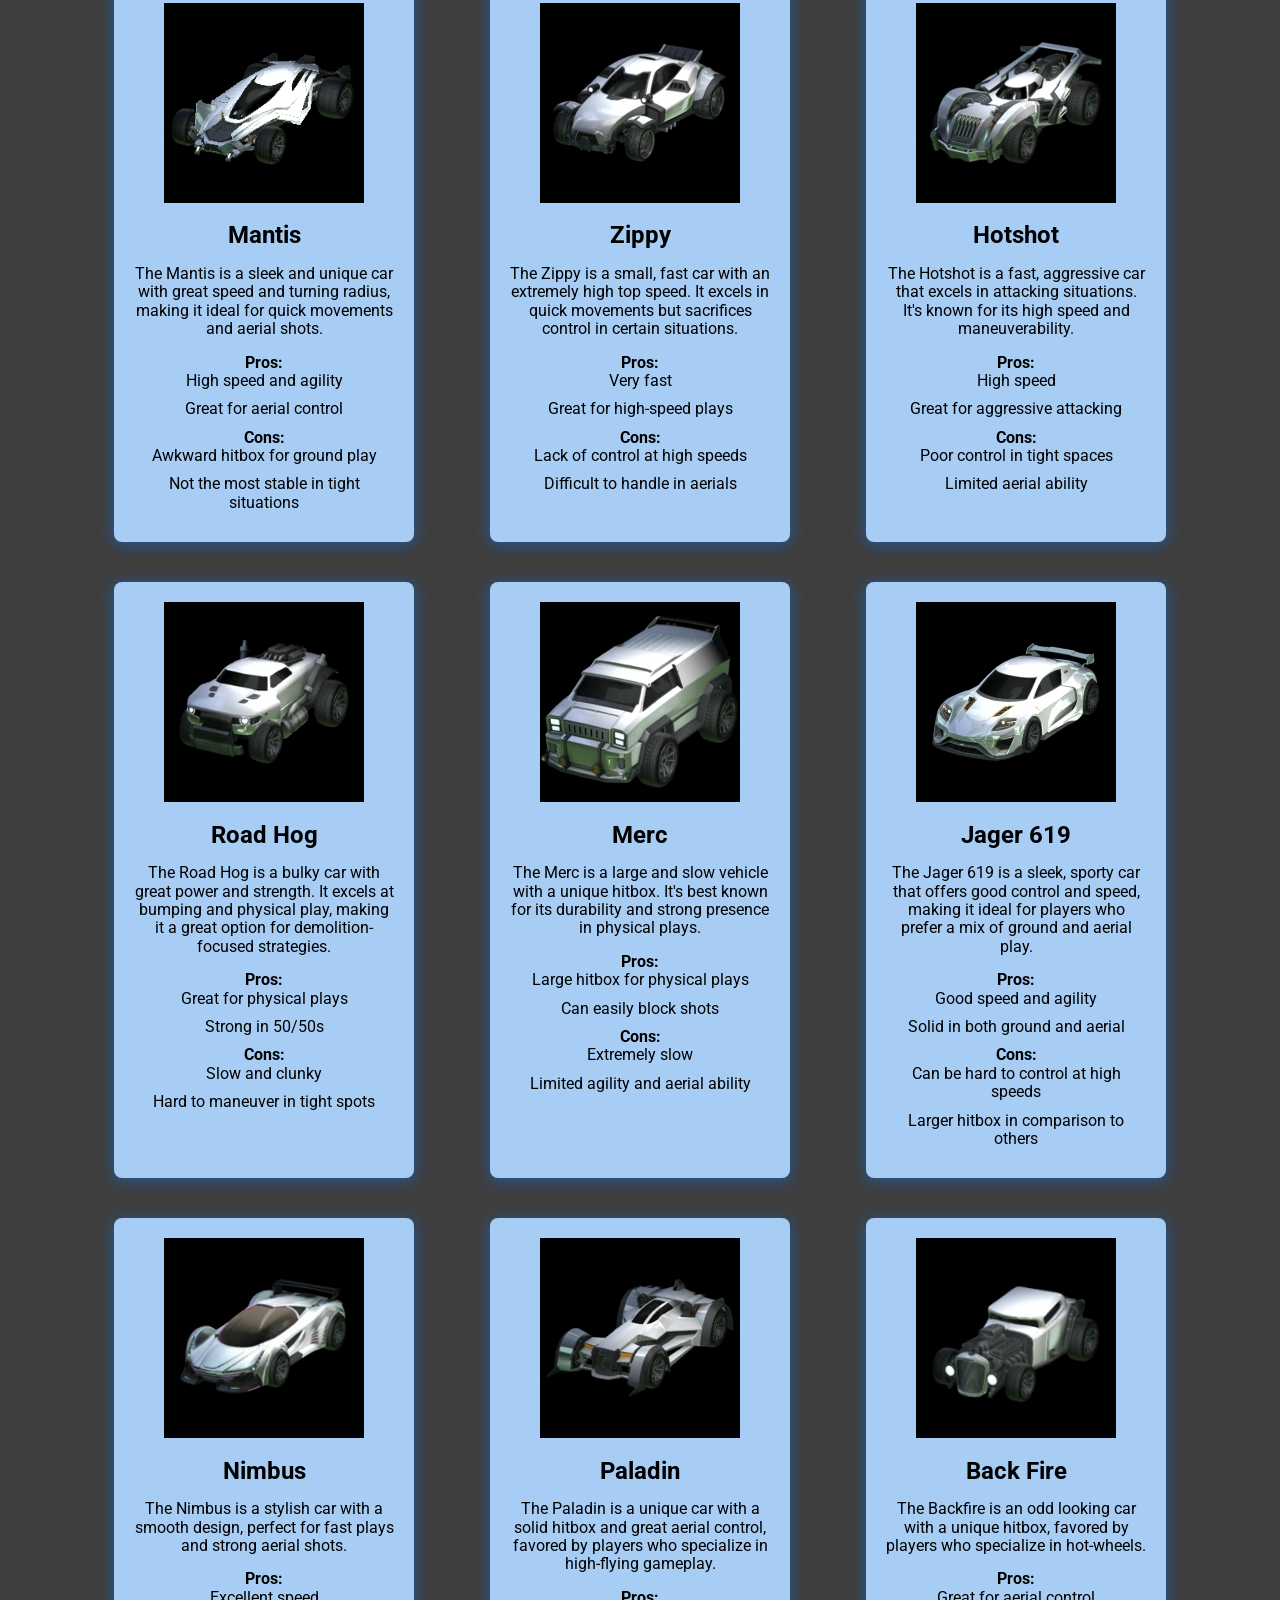
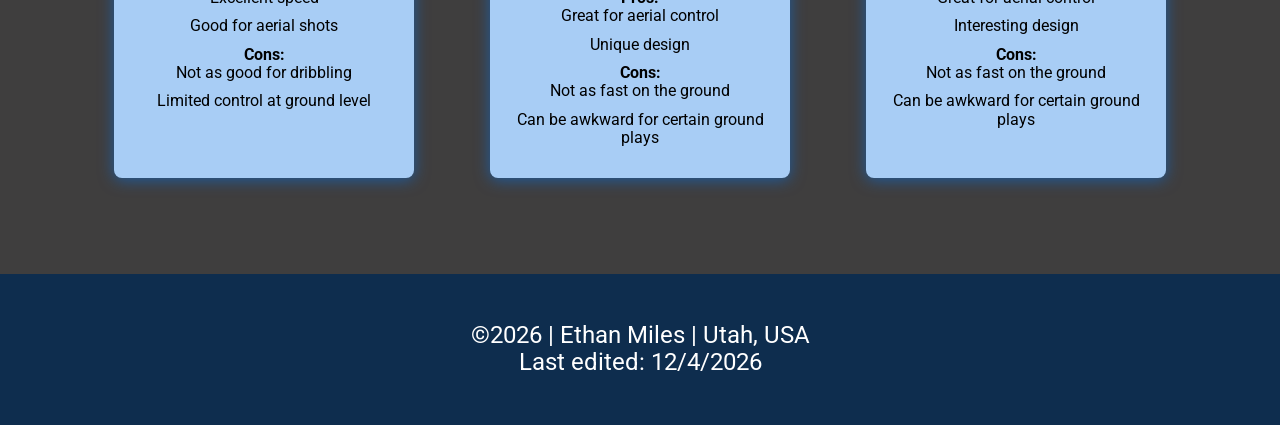
<file: final-project/cars.html>
<!DOCTYPE html>
<html lang="en">
<head>
    <meta charset="UTF-8">
    <meta name="viewport" content="width=device-width, initial-scale=1.0">
    <title>Rocket Labs - Cars</title>
    <meta name="description" content="Ethan Miles WDD231 Rocket Labs 'Cars' page - Designed to dynamically produce different car options in Rocket league and show the pros and cons.">
    <meta name="author" content="Ethan Miles">
    <link rel="icon" href="faviconrl.ico">
    <meta property="og:title" content="Ethan Miles Rocket Labs Cars Page">
    <meta property="og:type" content="website">
    <meta property="og:image" content="https://images-wixmp-ed30a86b8c4ca887773594c2.wixmp.com/f/73206bd9-257c-4f50-b1f3-59a306e24084/dfqp1w8-71e868bb-3c61-4a94-912b-f574485138dc.png?token=eyJ0eXAiOiJKV1QiLCJhbGciOiJIUzI1NiJ9.[base64].gQuLWyxdKG1uWUeAmSVZ-4_6gQ2vXFQbET3iojaN3A4">
    <meta property="og:url" content="https://ethanmiles11.github.io/wdd231/final-project/cars.html">
    <link rel="preconnect" href="https://fonts.googleapis.com">
    <link rel="preconnect" href="https://fonts.gstatic.com" crossorigin>
    <link href="https://fonts.googleapis.com/css2?family=Roboto:ital,wght@0,100;0,300;0,400;0,500;0,700;0,900;1,100;1,300;1,400;1,500;1,700;1,900&display=swap" rel="stylesheet">
    <link rel="stylesheet" href="styles/normalize.css">
    <link rel="stylesheet" href="styles/cars.css" media="screen and (max-width: 974px)">
    <link rel="stylesheet" href="styles/cars-large.css" media="screen and (min-width: 975px)">
    <script type="module" src="scripts/cars.js"></script>
</head>

<body class="background">

    <header class="roboto-regular">
        <h1>Rocket Labs</h1>
        <button type="button" id="menu" aria-label="Menu button"></button>
        <nav>
            <a href="index.html">Home</a>
            <a href="tips.html">Tips</a>
            <a href="signup.html">Sign up</a>
            <a href="#" class="active">Cars</a>
        </nav>
    </header>

    <main class="roboto-regular">
        <h2>Cars</h2>
        <p id="intro">Rocket League has many different cars you can use. Find out which is the best for your playstyle and get acquainted with it below.</p>
        <div id="cars-container"></div>
    </main>

    <footer class="roboto-regular">
        <p>&copy;<span id="currentyear"></span> | Ethan Miles | Utah, USA</p>
        <p id="lastModified"></p>
    </footer>

</body>

</html>
</file>
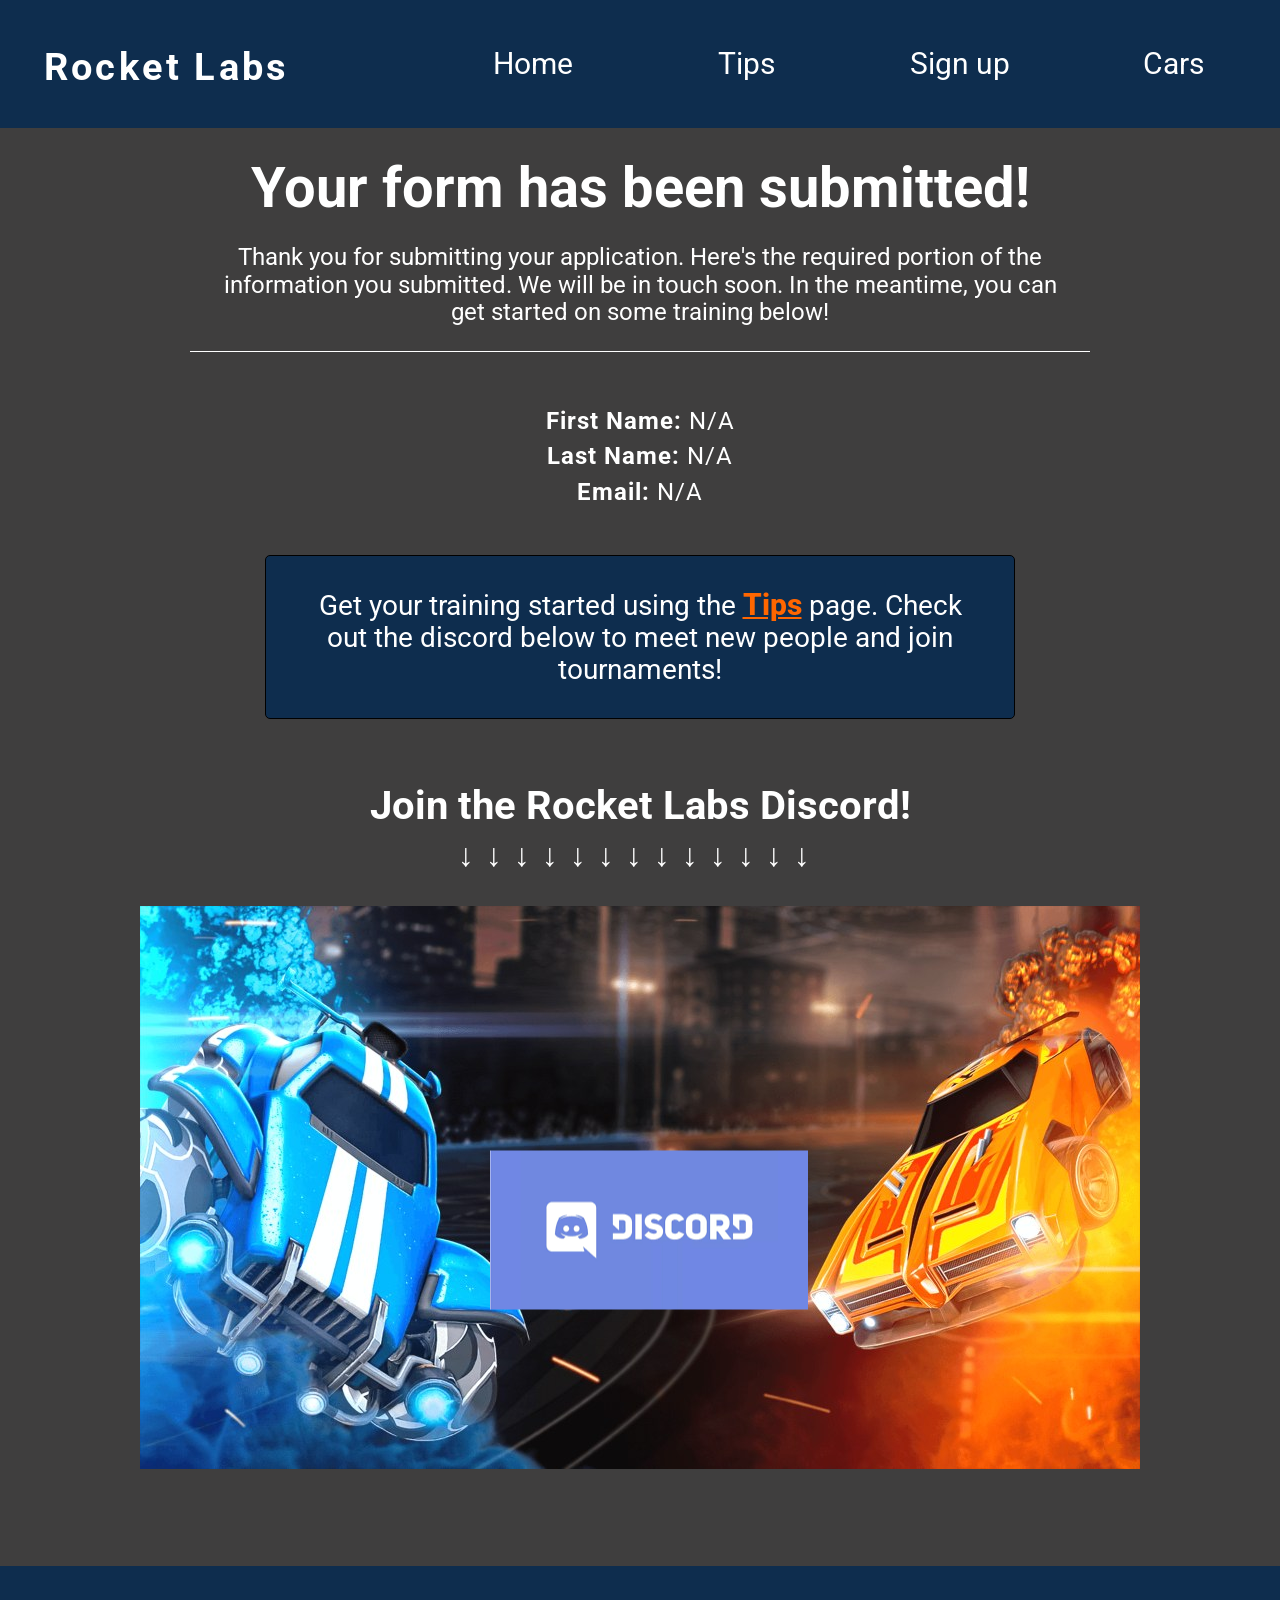
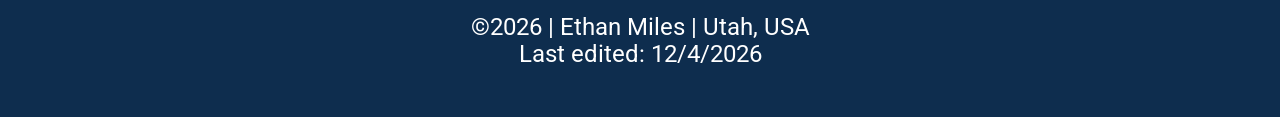
<file: final-project/form-action.html>
<!DOCTYPE html>
<html lang="en">
<head>
    <meta charset="UTF-8">
    <meta name="viewport" content="width=device-width, initial-scale=1.0">
    <title>Rocket Labs - Thank you</title>
    <meta name="description" content="Ethan Miles WDD231 Rocket Labs 'Form' page - Designed to display the required information a user submitted to the signup form.">
    <meta name="author" content="Ethan Miles">
    <link rel="icon" href="faviconrl.ico">
    <meta property="og:title" content="Ethan Miles Rocket Labs Form Page">
    <meta property="og:type" content="website">
    <meta property="og:image" content="https://images-wixmp-ed30a86b8c4ca887773594c2.wixmp.com/f/73206bd9-257c-4f50-b1f3-59a306e24084/dfqp1w8-71e868bb-3c61-4a94-912b-f574485138dc.png?token=eyJ0eXAiOiJKV1QiLCJhbGciOiJIUzI1NiJ9.[base64].gQuLWyxdKG1uWUeAmSVZ-4_6gQ2vXFQbET3iojaN3A4">
    <meta property="og:url" content="https://ethanmiles11.github.io/wdd231/final-project/signup.html">
    <link rel="preconnect" href="https://fonts.googleapis.com">
    <link rel="preconnect" href="https://fonts.gstatic.com" crossorigin>
    <link href="https://fonts.googleapis.com/css2?family=Roboto:ital,wght@0,100;0,300;0,400;0,500;0,700;0,900;1,100;1,300;1,400;1,500;1,700;1,900&display=swap" rel="stylesheet">
    <link rel="stylesheet" href="styles/normalize.css">
    <link rel="stylesheet" href="styles/form-action.css" media="screen and (max-width: 974px)">
    <link rel="stylesheet" href="styles/form-action-large.css" media="screen and (min-width: 975px)">
    <script type="module" src="scripts/form-action.js"></script>
</head>

<body class="background">
    <header class="roboto-regular">
        <h1>Rocket Labs</h1>
        <button type="button" id="menu" aria-label="Menu button"></button>
        <nav>
            <a href="index.html">Home</a>
            <a href="tips.html">Tips</a>
            <a href="signup.html">Sign up</a>
            <a href="cars.html">Cars</a>
        </nav>
    </header>

    <main class="roboto-regular">
        <h2>Your form has been submitted!</h2>
        <p id="bodyP">Thank you for submitting your application. Here's the required portion of the information you submitted. We will be in touch soon. In the meantime, you can get started on some training below!</p>

        <div id="output"></div>

        <div id="welcomeMessage">
            <p id="startedP">Get your training started using the <a href="tips.html">Tips</a> page. Check out the discord below to meet new people and join
                tournaments!</p>
        </div>

        <h3>Join the Rocket Labs Discord!</h3>
        <p id="arrows">↓↓↓↓↓↓↓↓↓↓↓↓↓</p>
        <div class="discordDiv">
            <img src="images/tournament-background.jpg" alt="Blue and Orange Rocket League cars" id="discordBackground" loading="lazy">
            <a href="https://discord.gg/sast43JV" id="discordLogo" target="_blank">
                <img src="images/discord-logo-large.png" alt="Discord Logo" loading="lazy">
            </a>
        </div>

    </main>

    <footer class="roboto-regular">
        <p>&copy;<span id="currentyear"></span> | Ethan Miles | Utah, USA</p>
        <p id="lastModified"></p>
    </footer>
</body>

</html>
</file>
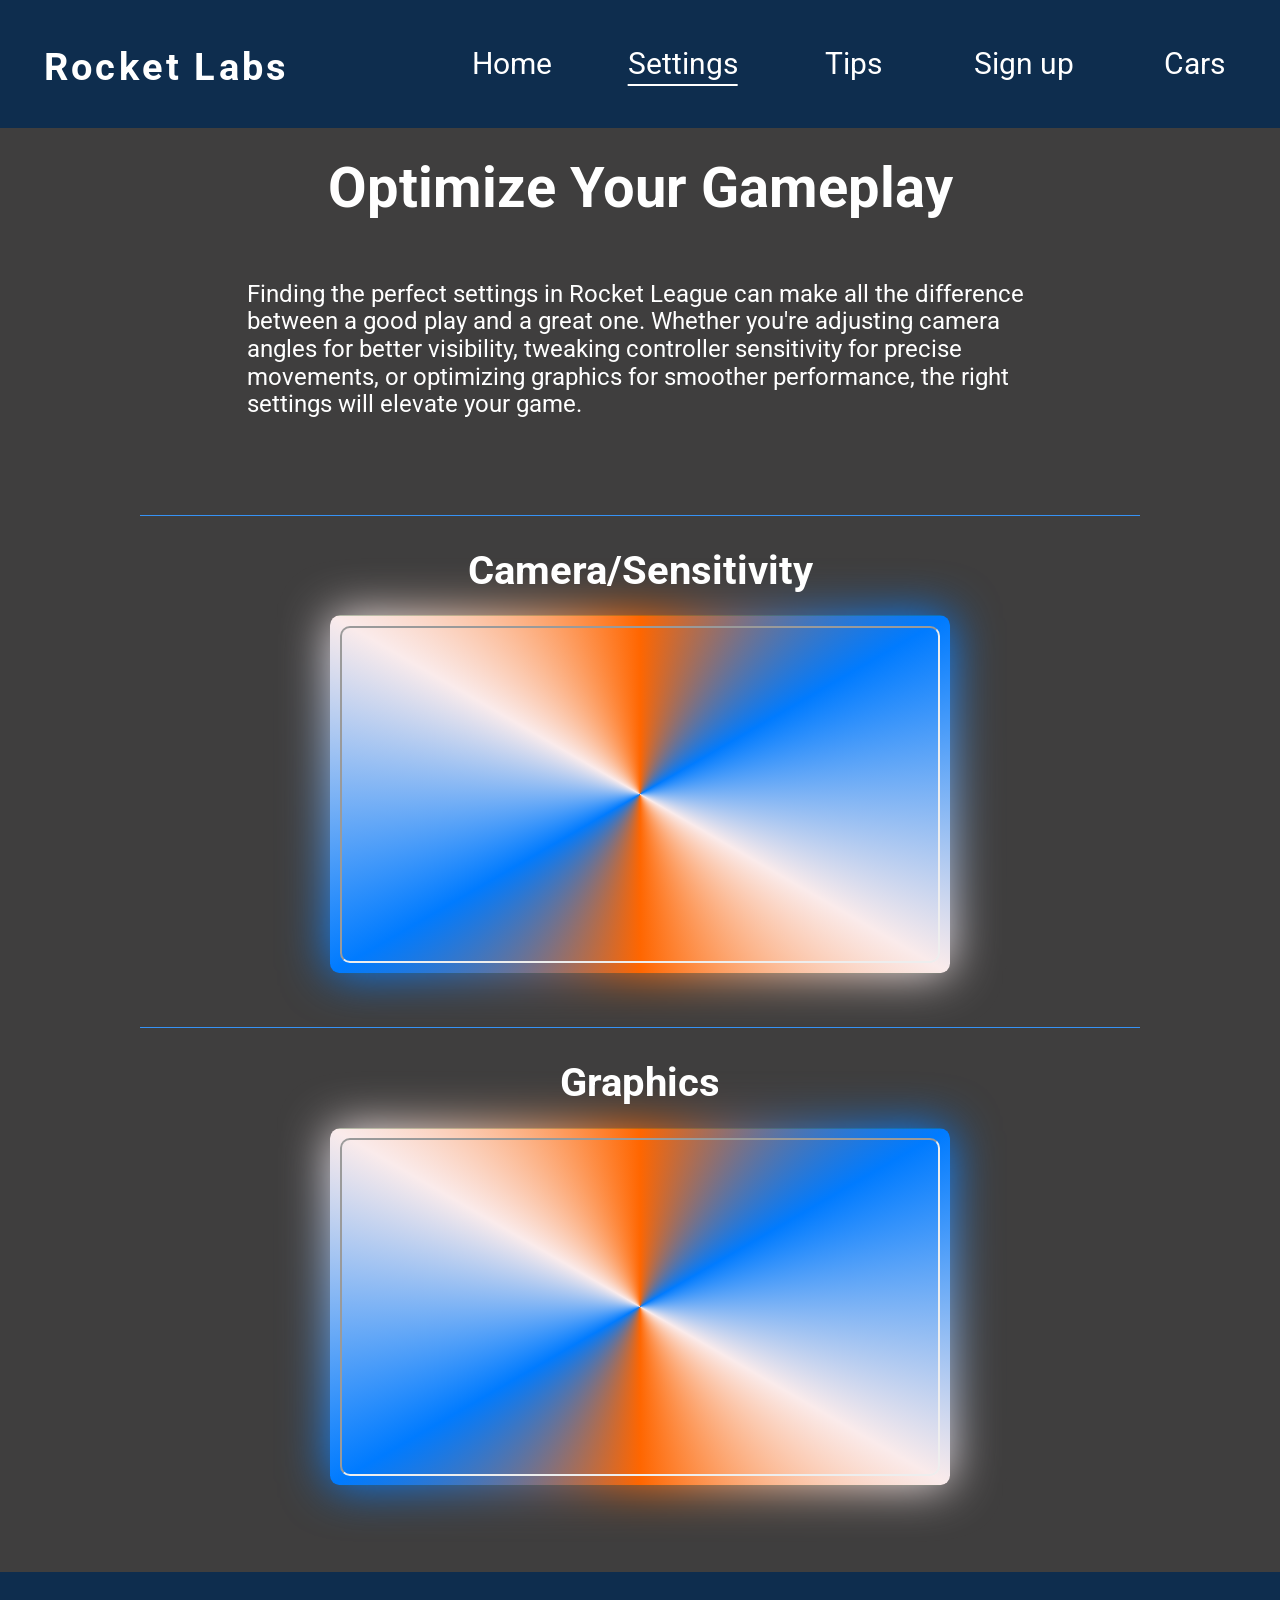
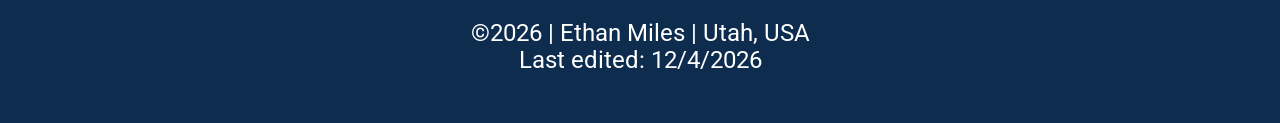
<file: final-project/settings.html>
<!DOCTYPE html>
<html lang="en">
<head>
    <meta charset="UTF-8">
    <meta name="viewport" content="width=device-width, initial-scale=1.0">
    <title>Rocket Labs - Settings</title>
    <meta name="description" content="Ethan Miles WDD231 Rocket Labs 'Settings' page - Designed to help you find the most optimal settings.">
    <meta name="author" content="Ethan Miles">
    <link rel="icon" href="faviconrl.ico">
    <meta property="og:title" content="Ethan Miles Rocket Labs Settings Page">
    <meta property="og:type" content="website">
    <meta property="og:image" content="https://images-wixmp-ed30a86b8c4ca887773594c2.wixmp.com/f/73206bd9-257c-4f50-b1f3-59a306e24084/dfqp1w8-71e868bb-3c61-4a94-912b-f574485138dc.png?token=eyJ0eXAiOiJKV1QiLCJhbGciOiJIUzI1NiJ9.[base64].gQuLWyxdKG1uWUeAmSVZ-4_6gQ2vXFQbET3iojaN3A4">
    <meta property="og:url" content="https://ethanmiles11.github.io/wdd231/final-project/settings.html">
    <link rel="preconnect" href="https://fonts.googleapis.com">
    <link rel="preconnect" href="https://fonts.gstatic.com" crossorigin>
    <link href="https://fonts.googleapis.com/css2?family=Roboto:ital,wght@0,100;0,300;0,400;0,500;0,700;0,900;1,100;1,300;1,400;1,500;1,700;1,900&display=swap" rel="stylesheet">
    <link rel="stylesheet" href="styles/normalize.css">
    <link rel="stylesheet" href="styles/settings.css" media="screen and (max-width: 974px)">
    <link rel="stylesheet" href="styles/settings-large.css" media="screen and (min-width: 975px)">
    <script type="module" src="scripts/settings.js"></script>
</head>

<body class="background">
    <header class="roboto-regular">
        <h1>Rocket Labs</h1>
        <button type="button" id="menu" aria-label="Menu button"></button>
        <nav>
            <a href="index.html">Home</a>
            <a href="#" class="active">Settings</a>
            <a href="tips.html">Tips</a>
            <a href="signup.html">Sign up</a>
            <a href="cars.html">Cars</a>
        </nav>
    </header>

    <main class="roboto-regular">
        <h2>Optimize Your Gameplay</h2>
        <p id="bodyP">Finding the perfect settings in Rocket League can make all the difference between a good play and
            a great one. Whether you're adjusting camera angles for better visibility, tweaking controller sensitivity
            for precise movements, or optimizing graphics for smoother performance, the right settings will elevate your
            game.</p>

        <h3>Camera/Sensitivity</h3>
        <div class="iframeDiv">
            <iframe src="https://www.youtube.com/embed/4wnD9-eUhu0" title="YouTube video player Best Settings"
                allow="accelerometer; autoplay; clipboard-write; encrypted-media; gyroscope; picture-in-picture"
                allowfullscreen>
            </iframe>
        </div>
        <h3>Graphics</h3>
        <div class="iframeDiv">
            <iframe src="https://www.youtube.com/embed/z7dhIGAHdtQ"
                title="YouTube video player Best Graphics"
                allow="accelerometer; autoplay; clipboard-write; encrypted-media; gyroscope; picture-in-picture"
                allowfullscreen loading="lazy">
            </iframe>
        </div>
    </main>

    <footer class="roboto-regular">
        <p>&copy;<span id="currentyear"></span> | Ethan Miles | Utah, USA</p>
        <p id="lastModified"></p>
    </footer>
    
</body>

</html>
</file>
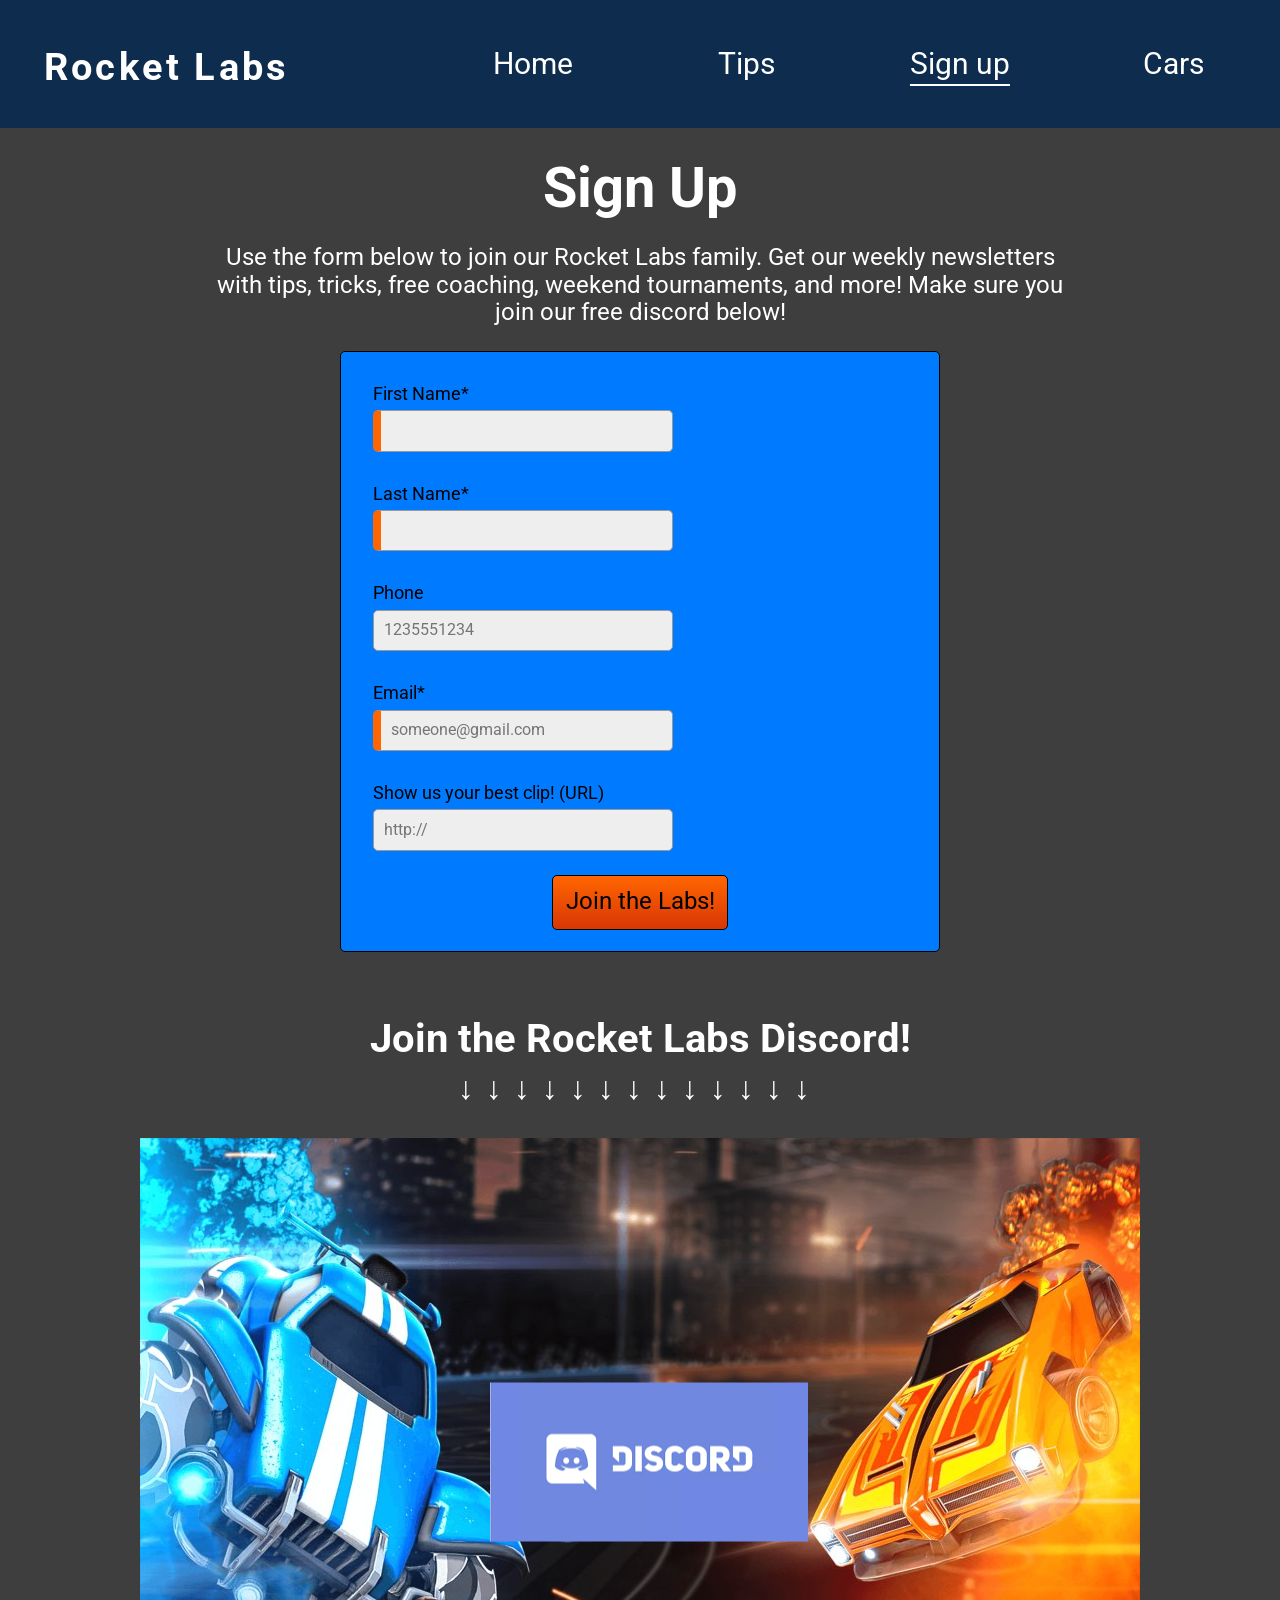
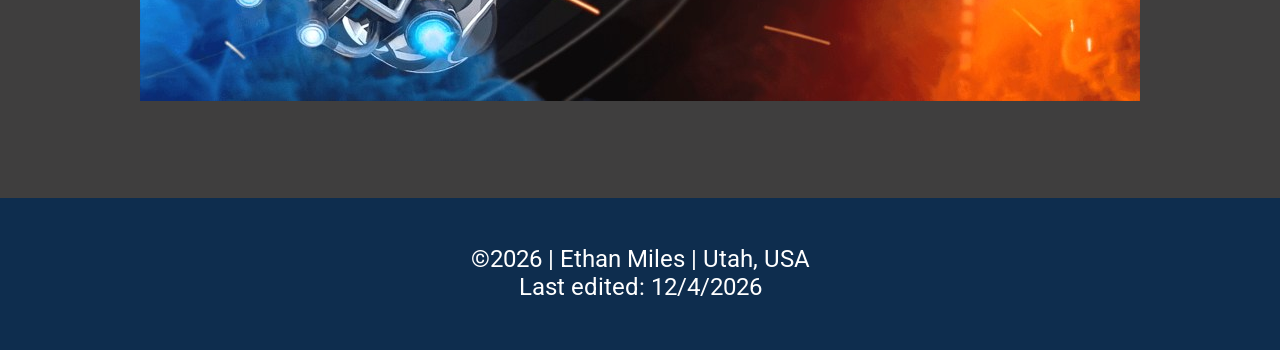
<file: final-project/signup.html>
<!DOCTYPE html>
<html lang="en">
<head>
    <meta charset="UTF-8">
    <meta name="viewport" content="width=device-width, initial-scale=1.0">
    <title>Rocket Labs - Signup</title>
    <meta name="description" content="Ethan Miles WDD231 Rocket Labs 'Signup' page - Designed to allow the user to sign up to create a profile and receive weekly emails.">
    <meta name="author" content="Ethan Miles">
    <link rel="icon" href="faviconrl.ico">
    <meta property="og:title" content="Ethan Miles Rocket Labs Signup Page">
    <meta property="og:type" content="website">
    <meta property="og:image" content="https://images-wixmp-ed30a86b8c4ca887773594c2.wixmp.com/f/73206bd9-257c-4f50-b1f3-59a306e24084/dfqp1w8-71e868bb-3c61-4a94-912b-f574485138dc.png?token=eyJ0eXAiOiJKV1QiLCJhbGciOiJIUzI1NiJ9.[base64].gQuLWyxdKG1uWUeAmSVZ-4_6gQ2vXFQbET3iojaN3A4">
    <meta property="og:url" content="https://ethanmiles11.github.io/wdd231/final-project/signup.html">
    <link rel="preconnect" href="https://fonts.googleapis.com">
    <link rel="preconnect" href="https://fonts.gstatic.com" crossorigin>
    <link href="https://fonts.googleapis.com/css2?family=Roboto:ital,wght@0,100;0,300;0,400;0,500;0,700;0,900;1,100;1,300;1,400;1,500;1,700;1,900&display=swap" rel="stylesheet">
    <link rel="stylesheet" href="styles/normalize.css">
    <link rel="stylesheet" href="styles/signup.css" media="screen and (max-width: 974px)">
    <link rel="stylesheet" href="styles/signup-larger.css" media="screen and (min-width: 975px)">
    <script type="module" src="scripts/signup.js"></script>
</head>

<body class="background">
    <header class="roboto-regular">
        <h1>Rocket Labs</h1>
        <button type="button" id="menu" aria-label="Menu button"></button>
        <nav>
            <a href="index.html">Home</a>
            <a href="tips.html">Tips</a>
            <a href="#" class="active">Sign up</a>
            <a href="cars.html">Cars</a>
        </nav>
    </header>

    <main class="roboto-regular">
        <h2>Sign Up</h2>
        <p id="bodyP">Use the form below to join our Rocket Labs family. Get our weekly newsletters with tips, tricks,
            free coaching, weekend tournaments, and more! Make sure you join our free discord below!</p>

        <form class="webForm1" id="signupForm" action="form-action.html" method="get">

            <label for="firstname">First Name*</label>
            <input type="text" name="fname" id="firstname" required>

            <label for="lastname">Last Name*</label>
            <input type="text" name="lname" id="lastname" required>

            <label for="phonenumber">Phone</label>
            <input type="tel" name="phone" id="phonenumber" placeholder="1235551234">

            <label for="emailaddress">Email*</label>
            <input type="email" name="email" placeholder="someone@gmail.com" id="emailaddress" required>

            <label for="clip">Show us your best clip! (URL)</label>
            <input type="url" name="url" placeholder="http://" id="clip">

            <input type="submit" value="Join the Labs!" class="submitButt">
        </form>

        <h3>Join the Rocket Labs Discord!</h3>
        <p id="arrows">↓↓↓↓↓↓↓↓↓↓↓↓↓</p>
        <div class="discordDiv">
            <img src="images/tournament-background.jpg" alt="Blue and Orange Rocket League cars" id="discordBackground" loading="lazy">
            <a href="https://discord.gg/sast43JV" id="discordLogo" target="_blank">
                <img src="images/discord-logo-large.png" alt="Discord Logo" loading="lazy">
            </a>
        </div>

    </main>

    <footer class="roboto-regular">
        <p>&copy;<span id="currentyear"></span> | Ethan Miles | Utah, USA</p>
        <p id="lastModified"></p>
    </footer>
</body>

</html>
</file>
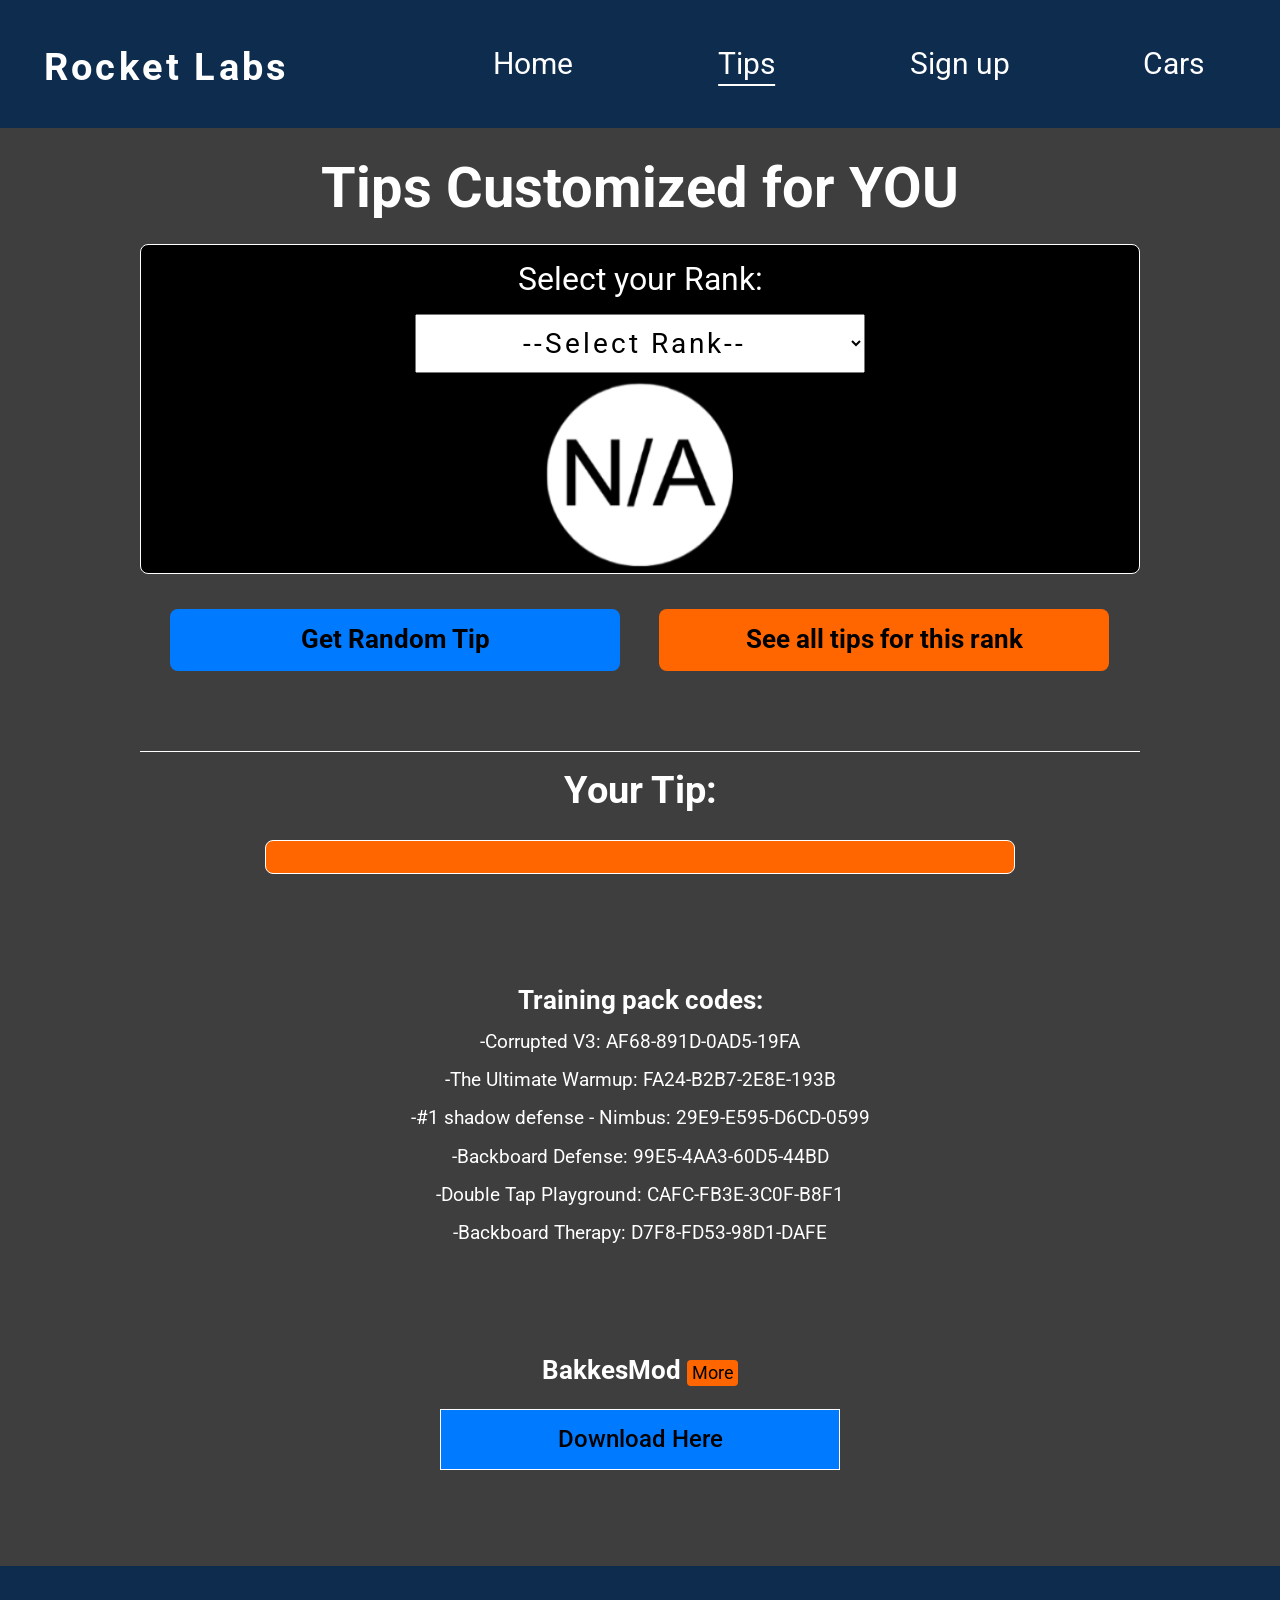
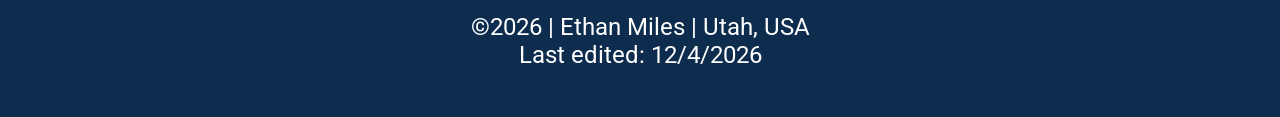
<file: final-project/tips.html>
<!DOCTYPE html>
<html lang="en">
<head>
    <meta charset="UTF-8">
    <meta name="viewport" content="width=device-width, initial-scale=1.0">
    <title>Rocket Labs - Tips</title>
    <meta name="description" content="Ethan Miles WDD231 Rocket Labs 'Tips' page - Designed to give tips to user based on skill and present training options and resources.">
    <meta name="author" content="Ethan Miles">
    <link rel="icon" href="faviconrl.ico">
    <meta property="og:title" content="Ethan Miles Rocket Labs Tips Page">
    <meta property="og:type" content="website">
    <meta property="og:image" content="https://images-wixmp-ed30a86b8c4ca887773594c2.wixmp.com/f/73206bd9-257c-4f50-b1f3-59a306e24084/dfqp1w8-71e868bb-3c61-4a94-912b-f574485138dc.png?token=eyJ0eXAiOiJKV1QiLCJhbGciOiJIUzI1NiJ9.[base64].gQuLWyxdKG1uWUeAmSVZ-4_6gQ2vXFQbET3iojaN3A4">
    <meta property="og:url" content="https://ethanmiles11.github.io/wdd231/final-project/tips.html">
    <link rel="preconnect" href="https://fonts.googleapis.com">
    <link rel="preconnect" href="https://fonts.gstatic.com" crossorigin>
    <link href="https://fonts.googleapis.com/css2?family=Roboto:ital,wght@0,100;0,300;0,400;0,500;0,700;0,900;1,100;1,300;1,400;1,500;1,700;1,900&display=swap" rel="stylesheet">
    <link rel="stylesheet" href="styles/normalize.css">
    <link rel="stylesheet" href="styles/tips.css" media="screen and (max-width: 974px)">
    <link rel="stylesheet" href="styles/tips-large.css" media="screen and (min-width: 975px)">
    <script type="module" src="scripts/tips.js"></script>
</head>

<body class="background">
    
    <header class="roboto-regular">
        <h1>Rocket Labs</h1>
        <button type="button" id="menu" aria-label="Menu button"></button>
        <nav>
            <a href="index.html">Home</a>
            <a href="#" class="active">Tips</a>
            <a href="signup.html">Sign up</a>
            <a href="cars.html">Cars</a>
        </nav>
    </header>

    <main class="roboto-regular">
        <h2>Tips Customized for YOU</h2>

        <div class="rankDiv">
            <label for="skillLevel" id="rankLabel">Select your Rank:</label>
            <select name="rank" id="skillLevel">
                <option value="" selected disabled>--Select Rank--</option>
                <option value="bronze">Bronze</option>
                <option value="silver">Silver</option>
                <option value="gold">Gold</option>
                <option value="plat">Plat</option>
                <option value="diamond">Diamond</option>
                <option value="champ">Champ</option>
                <option value="gc">Grand Champ</option>
                <option value="ssl">SSL</option>
            </select>
            <img id="rankImage" src="images/na-logo.png" alt="No Rank selected">
        </div>

        <button id="tipButton">Get Random Tip</button>
        <button id="allTipsButton">See all tips for this rank</button>

        <h3>Your Tip:</h3>
        <p id="output"></p>

        <h4>Training pack codes:</h4>
        <div>
            <p class="tipsBottom">-Corrupted V3: AF68-891D-0AD5-19FA</p>
            <p class="tipsBottom">-The Ultimate Warmup: FA24-B2B7-2E8E-193B</p>
            <p class="tipsBottom">-#1 shadow defense - Nimbus: 29E9-E595-D6CD-0599</p>
            <p class="tipsBottom">-Backboard Defense: 99E5-4AA3-60D5-44BD</p>
            <p class="tipsBottom">-Double Tap Playground: CAFC-FB3E-3C0F-B8F1</p>
            <p class="tipsBottom">-Backboard Therapy: D7F8-FD53-98D1-DAFE</p>
        </div>

        <h4>BakkesMod <button id="openDialogBtn" class="rocket-btn">More</button></h4>

        <dialog id="rocketDialog" class="rocket-dialog">
            <div class="dialog-header">
            <h2>Bakkesmod</h2>
            <button id="closeDialogBtn" class="close-btn">&times;</button>
            </div>
            <div class="dialog-content">
            <p>If you don't use BakkesMod to help with your gameplay, you are doing yourself a
                disservice. BakkesMod provides training plugins, in-game advice, additional training maps and some pretty
                sick cosmetics!</p>
            </div>
        </dialog>

        <a href="https://bakkesmod.com/download.php" id="bakkesmod" target="_blank">Download Here</a>
    </main>

    <footer class="roboto-regular">
        <p>&copy;<span id="currentyear"></span> | Ethan Miles | Utah, USA</p>
        <p id="lastModified"></p>
    </footer>
</body>

</html>
</file>
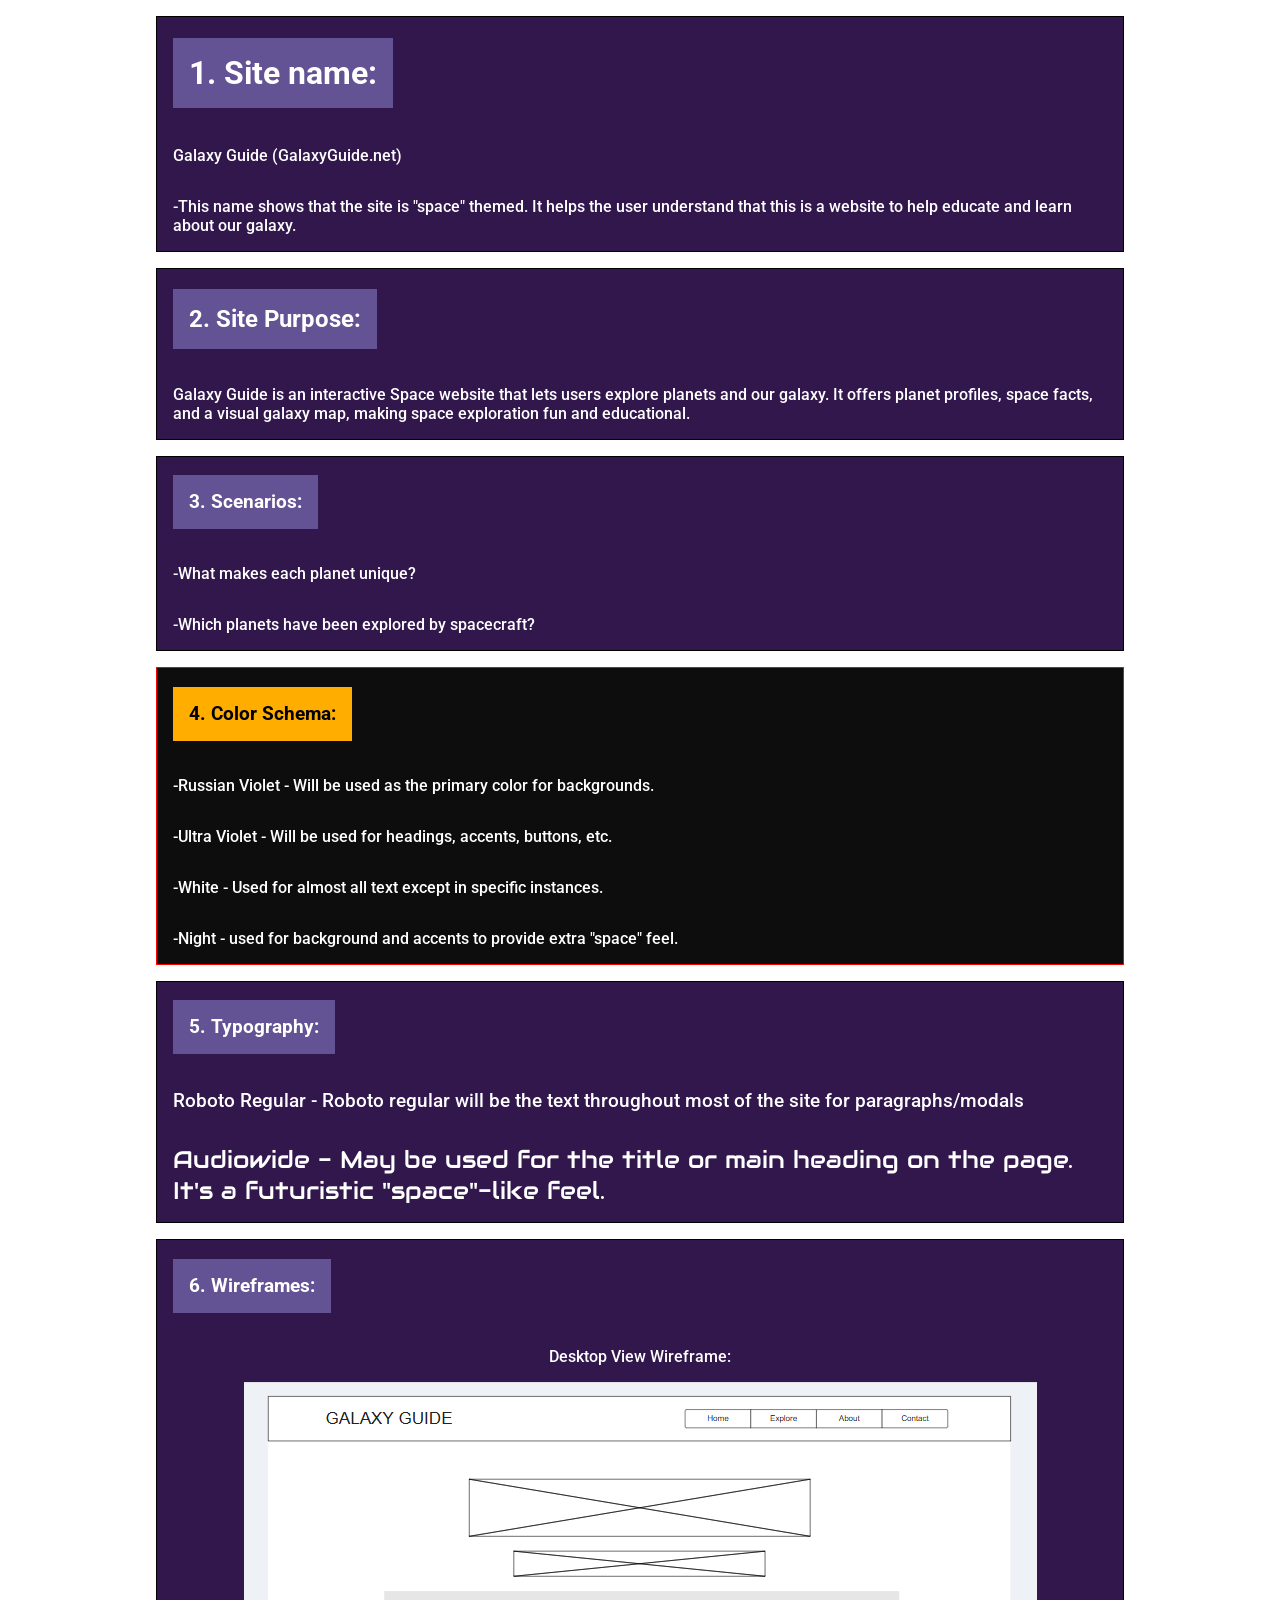
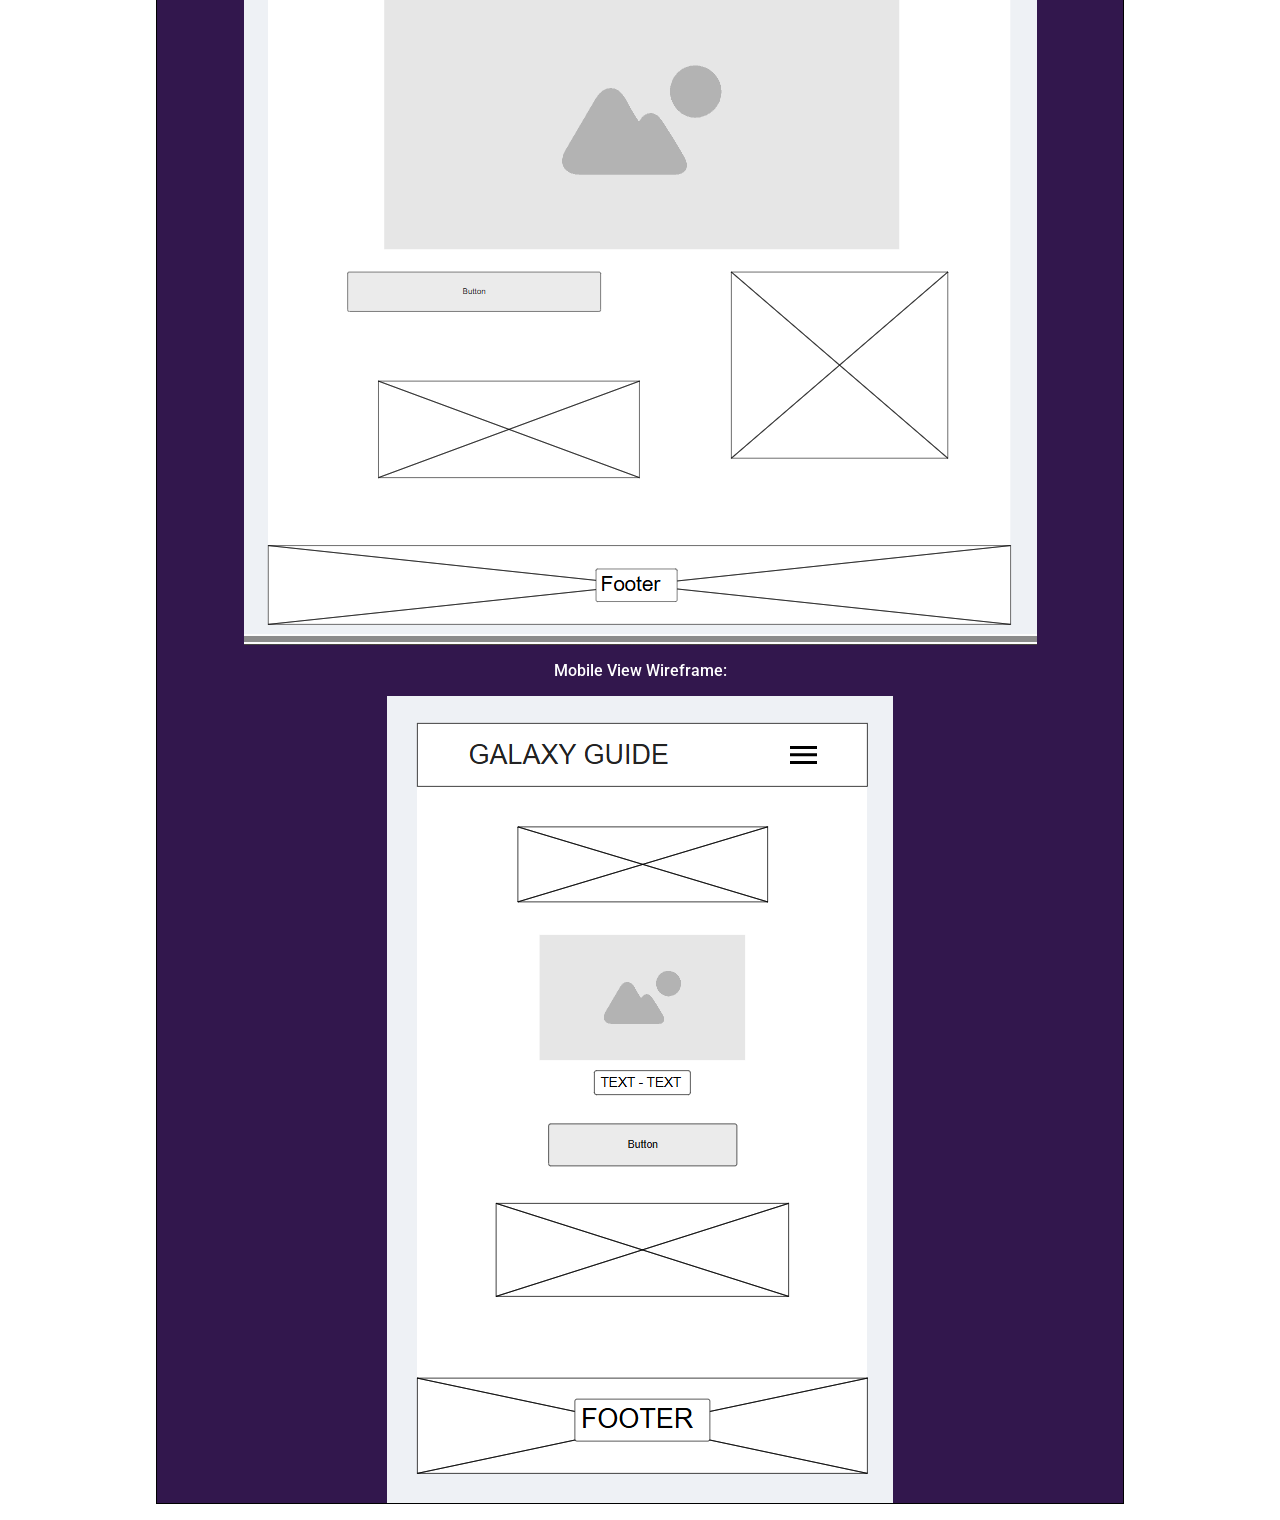
<file: week05/site-plan.html>
<!DOCTYPE html>
<html lang="en">
<head>
    <meta charset="UTF-8">
    <meta name="viewport" content="width=device-width, initial-scale=1.0">
    <title>WDD 231 | Site plan | Ethan Miles</title>
    <meta name="description" content="Ethan Miles site plan for WDD 231 final project.">
    <meta name="author" content="Ethan Miles">
    <link rel="preconnect" href="https://fonts.googleapis.com">
    <link rel="preconnect" href="https://fonts.gstatic.com" crossorigin>
    <link href="https://fonts.googleapis.com/css2?family=Roboto:ital,wght@0,100;0,300;0,400;0,500;0,700;0,900;1,100;1,300;1,400;1,500;1,700;1,900&display=swap" rel="stylesheet">
    <link rel="preconnect" href="https://fonts.googleapis.com">
    <link rel="preconnect" href="https://fonts.gstatic.com" crossorigin>
    <link href="https://fonts.googleapis.com/css2?family=Audiowide&display=swap" rel="stylesheet">
    <link rel="stylesheet" href="styles/site-plan.css">
</head>

<body>
    <header></header>
    <main class="roboto-regular">
        <div class="one">
            <h1 class="number">1. Site name:</h1>
            <p>Galaxy Guide (GalaxyGuide.net)</p>
            <p>-This name shows that the site is "space" themed. It helps the user understand that this is a website to help educate and learn about our galaxy.</p>
        </div>
        <div class="two">
            <h2 class="number">2. Site Purpose:</h2>
            <p>Galaxy Guide is an interactive Space website that lets users explore planets and our galaxy. It offers planet profiles, space facts, and a visual galaxy map, making space exploration fun and educational.</p>
        </div>
        <div class="three">
            <h3 class="number">3. Scenarios:</h3>
            <p>-What makes each planet unique?</p>
            <p>-Which planets have been explored by spacecraft?</p>
        </div>
        <div class="four">
            <h3 class="number">4. Color Schema:</h3>
            <p>-Russian Violet - Will be used as the primary color for backgrounds.</p>
            <p>-Ultra Violet - Will be used for headings, accents, buttons, etc.</p>
            <p>-White - Used for almost all text except in specific instances.</p>
            <p>-Night - used for background and accents to provide extra "space" feel.</p>
        </div>
        <div class="five">
            <h3 class="number">5. Typography:</h3>
            <p>Roboto Regular - Roboto regular will be the text throughout most of the site for paragraphs/modals</p>
            <p class="audiowide-regular" id="audiowide">Audiowide - May be used for the title or main heading on the page. It's a futuristic "space"-like feel.</p>
        </div>
        <div class="six">
            <h3 class="number">6. Wireframes:</h3>
            <p>Desktop View Wireframe:</p>
            <img src="images/desktop-view.png" alt="">
            <p>Mobile View Wireframe:</p>
            <img src="images/mobile-view.png" alt="">
        </div>
    </main>
    <footer></footer>
</body>

</html>
</file>
<file: styles/small.css>
:root {
    --color1: #2CA758;
    --color2: #657469;
    --color3: #33BF58;
    --color4: #0F4000;
    --color5: #0D0D0D;
    --color6: #07ed45;
}

* {
    margin: 0;
    padding: 0;
    box-sizing: border-box;
}

body {
    min-width: 320px;
}

.roboto-regular {
    font-family: "Roboto", serif;
    font-weight: 100;
    font-style: normal;
}

header {
    background-color: black;
}

#headerContent {
    display: grid;
    max-width: 90%;
    grid-template-columns: 1fr 2fr;
    padding-top: 0.75rem;
    padding-bottom: 0.75rem;
    padding-left: 1rem;
}

#headerContent img {
    width: 100%;
    height: auto;
    max-width: 185px;
}

#headerContent p {
    color: white;
    display: flex;
    align-items: center;
    font-size: 6vw;
    font-weight: 500;
    white-space: nowrap;
    letter-spacing: 2px;
    padding: 0.5rem;
}


#menu {
    font-size: 2.5rem;
	border: 0;
	background: none;
	color: var(--color6);
    position: absolute;
	top: 1rem;
	right: 1rem;
}

#menu::before {
	content: "☰";
}

#menu.open::before {
	content: "❌";
}

.open a {
    display: block;
}

.active {
    background-color: var(--color6);
    color: black;
}

nav {
    background-color: var(--color1);
}

nav a {
    display: none;
    color: black;
    text-align: center;
    text-decoration: none;
    font-size: 1.5rem;
    font-weight: 500;
    width: 100%;
    padding: 1rem;
}

nav a:hover {
    background-color: var(--color2);
    color: black;
    transition: 0.4s;
}

main {
    max-width: 80%;
    margin: 0 auto;
}

h1 {
    padding-top: 1rem;
}

#courseWork {
    margin-bottom: 1rem;
}

h2 {
    background-color: black;
    color: #07ed45;
    text-align: center;
    border-top-left-radius: 5px;
    border-top-right-radius: 5px;
    margin-top: 1rem;
    padding: 0.5rem;
}

ul {
    padding-left: 0;
    padding-inline-start: 20px;
    border: 1px solid #07ed45;
    border-top: none;
}

#utahImage {
    border: 1px solid var(--color6);
    border-top: none;
}

#utahImage img{
    width: 100%;
    height: auto;
    max-width: 600px;
}

figcaption {
    text-align: center;
    font-weight: 400;
}

.courseCard {
    display: block;
    padding: 1rem;
    max-width: 70%;
    text-align: center;
    margin: auto;
}

h3 {
    border: 1px solid black;
    padding: 1rem;
    border-radius: 5px;
    color: black;
    transition: background-color 0.2s ease-in-out;
}

h3:hover {
    background-color: var(--color6);
    color: black;
}

.completed h3:hover {
    background-color: var(--color6);
    color: black;
}

.completed h3 {
    background-color: #284d32;
    color: white;
}

#buttonsSect {
    display: flex;
    justify-content: space-around;
    margin-top: 0.85rem;
}

#buttonsSect button {
    background-color: black;
    color: white;
    font-size: 1.5rem;
    border: none;
    padding: 0.5rem;
    border-radius: 5px;
    cursor: pointer;
}

#credits {
    display: block;
    max-width: 75%;
    border: 1px solid black;
    text-align: center;
    margin: 0 auto;
    padding: 0.5rem;
    font-size: 2rem;
    font-weight: 400;
    margin-top: 1rem;
}

footer {
    background-color: black;
    color: white;
    padding: 2rem;
    margin-top: 5rem;
    text-align: center;
    font-size: 1.5rem;
    font-weight: 400;
}
</file>
<file: styles/larger.css>
:root {
    --color1: #2CA758;
    --color2: #657469;
    --color3: #33BF58;
    --color4: #0F4000;
    --color5: #0D0D0D;
    --color6: #07ed45;
}

* {
    margin: 0;
    padding: 0;
    box-sizing: border-box;
}

.roboto-regular {
    font-family: "Roboto", serif;
    font-weight: 100;
    font-style: normal;
}

header {
    background-color: black;
}

#headerContent {
    display: flex;
    justify-content: center;
    align-items: center;
    gap: 25px;
}

#headerContent img {
    width: 100%;
    height: auto;
    max-width: 185px;
    display: inline-block;
}

#headerContent p {
    color: white;
    font-size: 3rem;
    font-weight: 500;
    letter-spacing: 2px;
    padding: 0.5rem;
}


#menu {
    display: none; /* hide hamburger button */
}

.active {
    background-color: var(--color6);
    color: black;
}

nav {
    display: flex;
    justify-content: space-around;
    background-color: var(--color2);
}

nav a {
    align-content: center;
    text-align: center;
    font-size: 1.5rem;
    font-weight: 400;
    color: white;
    display: block;
    width: 100%;
    height: 100%;
    padding: 1rem;
    text-decoration: none;
}

nav a:hover {
    background-color: var(--color1);
    color: black;
    transition: 0.4s;
}

main {
    max-width: 90%;
    margin: 0 auto;
}

h1 {
    padding-top: 1rem;
    padding-left: 2rem;
    font-size: 3rem;
}

#courseUtah {
    display: grid;
    grid-template-columns: 2fr 1fr;
    gap: 20px;
    margin-bottom: 4rem;
}

#courseWork {
    margin-bottom: 1rem;
    max-width: 85%;
}

h2 {
    background-color: black;
    color: #07ed45;
    text-align: center;
    border-top-left-radius: 5px;
    border-top-right-radius: 5px;
    margin-top: 1rem;
    padding: 0.5rem;
}

ul {
    padding-left: 0;
    padding-inline-start: 20px;
    height: 100%;
    margin-left: 1rem;
}

ul li {
    padding-top: 1rem;
}

#utahImage img{
    width: 100%;
    height: auto;
    max-width: 600px;
}

figcaption {
    text-align: center;
    font-weight: 400;
}

.courseCard {
    padding: 1rem;
    max-width: 70%;
    text-align: center;
}

#certificate {
    max-width: 65%;
    margin: auto;
}

#courseContainer {
    display: flex;
    flex-wrap: wrap;
    justify-content: space-around;
}

h3 {
    border: 1px solid black;
    padding: 1rem;
    border-radius: 5px;
    color: black;
    transition: background-color 0.2s ease-in-out;
    min-width: 250px;
}

h3:hover {
    background-color: var(--color6);
    color: black;
}

.completed h3:hover {
    background-color: var(--color6);
    color: black;
}

.completed h3 {
    background-color: #284d32;
    color: white;
}

#buttonsSect {
    display: flex;
    justify-content: space-around;
    margin-top: 0.85rem;
}

#buttonsSect button {
    background-color: black;
    color: white;
    font-size: 1.5rem;
    border: none;
    padding: 0.5rem;
    border-radius: 5px;
    cursor: pointer;
}

#credits {
    display: block;
    max-width: 75%;
    border: 1px solid black;
    text-align: center;
    margin: 0 auto;
    padding: 0.5rem;
    font-size: 2rem;
    font-weight: 400;
    margin-top: 1rem;
}

footer {
    background-color: black;
    color: white;
    padding: 2rem;
    margin-top: 5rem;
    text-align: center;
    font-size: 1.5rem;
    font-weight: 400;
}
</file>
<file: chamber/styles/small-index.css>
:root {
    --primary-color: #045442;
    --secondary-color: #EFF1C5;
    --accent1-color: #84CAE7;
    --accent2-color: #D3C0D2;
    --accent3-color: #815355;
    --accent4-color: #77A0A9;
}

* {
    box-sizing: border-box;
}

.roboto-regular {
    font-family: "Roboto", serif;
    font-weight: 100;
    font-style: normal;
}

header {
    margin: 0;
    padding: 0;
    background-color: var(--primary-color);
}

#logo {
    display: grid;
    grid-template-columns: 1fr 2fr;
    align-items: center;
    max-width: 82%;
    padding: 0.5rem;
    justify-items: center;
}

#logo p, h1 {
    margin: 0;
    text-align: center;
    color: white;
}

#logo img {
    border-radius: 6px;
}

#logoDiv {
    padding-left: 0.5rem;
}

#logo p {
    font-weight: 400;
}

.active {
    text-decoration: underline;
    text-underline-offset: 10px;
}

#menu {
    font-size: 2.5rem;
	border: 0;
	background: none;
	color: var(--secondary-color);
	position: absolute;
	top: 1rem;
	right: 0.65rem;
}

#menu::before {
	content: "☰";
}

#menu.open::before {
	content: "X";
    color: red;
    font-weight: 600;
}

nav a {
    display: none;
    color: var(--secondary-color);
    text-align: center;
    text-decoration: none;
    font-size: 1.5rem;
    font-weight: 400;
    width: 100%;
    padding: 1rem;
}
nav a:hover {
    background-color: var(--secondary-color);
    color: black;
    transition: 0.5s;
}

.open a {
    display: block;
}

.footerGroup {
    max-width: fit-content;
    font-size: 1.1rem;
    font-weight: 400;
    color: white;
    margin-top: 1rem;
    margin-bottom: 1rem;
}

.footerGroup p {
    margin: 0;
    padding: 0.25rem;
}

.imageLinks {
    display: flex;
}

.imageLinks img{
    margin: 1rem;
}

footer {
    background-color: var(--primary-color);
}

#footerContainer {
    margin: 0 auto;
    display: flex;
    justify-content: space-around;
    width: 92%;
    align-items: center;
    flex-wrap: wrap;
}

#footerBold {
    font-weight: 700;
    font-size: 1.3rem;
}

/* --------End footer and header-------- */
.hero {
    position: relative;
}

.hero img{
    max-width: 100%;
}

.hero a {
    position: absolute;
    bottom: 21%;
    right: 13%;
    padding: 1.45% 3%;
    text-decoration: none;
    font-weight: 500;
    font-size: 150%;
    border-radius: 10px;
    background-image: linear-gradient(to right, #99191c 50%, #eb5a50 50%);
    background-size: 200% 100%;
    background-position: right bottom;
    color: white;
    cursor: pointer;
    text-transform: uppercase;
    transition: background-position 0.3s ease-in-out;
}

.hero a:hover {
    background-position: left bottom;
}

.afterHero {
    max-width: 97%;
    margin: 0 auto;
}

h2 {
    margin: 0 auto;
    text-align: center;
    padding-bottom: 15px;
    padding-top: 10px;
}

.weatherIcon {
    width: 50px;
    height: 50px;
}

#mainHolder {
    margin: 0 auto;
    max-width: 410px;
    display: flex;
    flex-direction: column;
    justify-content: space-between;
    column-gap: 2%;
    row-gap: 20px;
}

.weatherContainer {
    border: 1px solid black;
    background-color: rgba(207, 204, 204, 0.80);
    max-width: 410px;
}

.weatherContainer p {
    padding: 0.5rem 1rem 0.5rem 0.5rem;
    margin: 0;
    font-weight: 400;
}

h3 {
    background-color: var(--primary-color);
    padding-top: 0.75rem;
    padding-bottom: 0.75rem;
    margin: 0 auto;
    color: white;
    text-align: center;
    letter-spacing: 1px;
    font-size: 1.3rem;
}

#eventsContainer {
    flex-grow: 1;
    min-height: 200px;
}

#eventsContainer h3 {
    text-align: left;
    padding-left: 2.5rem;
    letter-spacing: 2px;
}

#eventsContainer li {
    padding: 0.5rem;
    font-weight: 400;
}

#current-weather {
    display: flex;
}

#current-weather, #forecast {
    padding: 1rem;
}

#current-weather p {
    padding-right: 1rem;
}

#spotlight-container {
    margin-top: 1.75rem;
    margin-bottom: 5rem;
    display: flex;
    justify-content: space-around;
    flex-wrap: wrap;
    gap: 15px 20px;
}

.card {
    border: 1px solid rgb(189, 188, 188);
    width: 299px;
    max-width: 300px;
    text-align: center;
    background-color: rgba(207, 204, 204, 0.70);
    border-radius: 7px;
}

.card img {
    padding-top: 1rem;
}

.card h4 {
    margin: 0 auto;
    border-top: 1px solid lightgrey;
    width: 75%;
    padding: 1rem;
    padding-top: .5rem;
    font-size: 1.2rem;
}

.card p, .card a {
    margin: 0;
    padding: 0.45rem;
    font-weight: 400;
    color: black;
}

.card:hover {
    box-shadow: 0 0 50px #045442;
    transition: 0.37s;
    background-color: #EFF1C5;
    transform: translateY(-6px);
}
</file>
<file: chamber/styles/large-index.css>
:root {
    --primary-color: #045442;
    --secondary-color: #eff1c5;
    --accent1-color: #84CAE7;
    --accent2-color: #D3C0D2;
    --accent3-color: #815355;
    --accent4-color: #77A0A9;
}

* {
    box-sizing: border-box;
}

.roboto-regular {
    font-family: "Roboto", serif;
    font-weight: 100;
    font-style: normal;
}

header {
    margin: 0;
    padding: 0;
    background-color: var(--primary-color);
}

#menu {
    display: none;
}

#headerGrid {
    margin: 0 auto;
    padding: 0;
    background-color: var(--primary-color);
    display: flex;
    justify-content: space-between;
    max-width: 92%;
}

#logo {
    display: grid;
    grid-template-columns: 129px 182px;
    align-items: center;
    max-width: fit-content;
    margin-left: 3rem;
}

#logo p, h1 {
    margin: 0;
    text-align: center;
    color: white;
}

#logo h1 {
    font-size: 2.4rem;
}

#logo p {
    font-weight: 500;
}

#logo img {
    padding: 1rem;
    border-radius: 20px;
}

nav {
    display: flex;
    justify-content: space-around;
    width: 100%;
    align-items: center;
    max-width: 730px;
    margin-right: 1rem;
}

nav a {
    display: block;
    width: 100%;
    font-size: 1.75rem;
    text-decoration: none;
    color: var(--secondary-color);
    font-weight: 400;
    text-align: center;
    padding: 0.5rem;
    margin-left: 0.25rem;
    position: relative;
    z-index: 0;
    transition: color 0.18s;
}

nav a::before {
    content: "";
    position: absolute;
    top: 0;
    left: 0;
    width: 0%;
    height: 100%;
    border-radius: 10px;
    background-color: var(--secondary-color);
    display: block;
    z-index: -1;
    transition: 0.3s ease-in-out;
}

nav a:hover::before {
    width: 100%;
}

nav a:hover {
    color: black;
}

.active {
    text-decoration: underline;
    text-underline-offset: 10px;
}

.footerGroup {
    max-width: fit-content;
    font-size: 1.1rem;
    font-weight: 400;
    color: white;
    margin-top: 1rem;
    margin-bottom: 1rem;
}

.footerGroup p {
    margin: 0;
    padding: 0.25rem;
}

.imageLinks {
    display: flex;
}

.imageLinks img{
    padding: 0.3rem;
    margin: 1rem;
}

footer {
    background-color: var(--primary-color);
}

#footerContainer {
    margin: 0 auto;
    display: flex;
    justify-content: space-around;
    width: 92%;
    align-items: center;
}

#footerBold {
    font-weight: 700;
    font-size: 1.3rem;
}

/* --------End of Header/Footer-------- */
main {
    margin: 0 auto;
    max-width: 1280px;
}

.hero {
    position: relative;
}

.hero img{
    max-width: 100%;
}

.hero a {
    position: absolute;
    bottom: 21%;
    right: 13%;
    padding: 0.75rem 1.5rem;
    text-decoration: none;
    font-weight: 500;
    font-size: 1.5rem;
    border-radius: 10px;
    background-image: linear-gradient(to right, #99191c 50%, #eb5a50 50%);
    background-size: 200% 100%;
    background-position: right bottom;
    color: white;
    cursor: pointer;
    text-transform: uppercase;
    transition: background-position 0.3s ease-in-out;
}

.hero a:hover {
    background-position: left bottom;
}

.afterHero {
    max-width: 91%;
    margin: 0 auto;
}

h2 {
    font-size: 2rem;
    margin: 1rem;
    margin-bottom: 1.3rem;
}

.weatherIcon {
    width: 50px;
    height: 50px;
}

#mainHolder {
    display: flex;
    justify-content: space-between;
    column-gap: 2%;
}

.weatherContainer {
    border: 1px solid black;
    background-color: rgba(207, 204, 204, 0.80);
}

.weatherContainer p {
    padding: 0.5rem 1rem 0.5rem 0.5rem;
    margin: 0;
    font-weight: 400;
}

h3 {
    background-color: var(--primary-color);
    padding-top: 0.75rem;
    padding-bottom: 0.75rem;
    margin: 0 auto;
    color: white;
    text-align: center;
    letter-spacing: 1px;
    font-size: 1.3rem;
}

#eventsContainer {
    flex-grow: 1;
}

#eventsContainer h3 {
    text-align: left;
    padding-left: 2.5rem;
    letter-spacing: 2px;
}

#eventsContainer li {
    padding: 0.5rem;
    font-weight: 400;
}

#current-weather {
    display: flex;
}

#current-weather, #forecast {
    padding: 1rem;
}

#current-weather p {
    padding-right: 1rem;
}

#spotlight-container {
    margin-top: 2.5rem;
    margin-bottom: 5rem;
    display: flex;
    justify-content: space-around;
    flex-wrap: wrap;
    gap: 10px 20px;
}

.card {
    border: 1px solid rgb(189, 188, 188);
    width: 299px;
    max-width: 300px;
    text-align: center;
    background-color: rgba(207, 204, 204, 0.70);
    border-radius: 7px;
}

.card img {
    padding-top: 1rem;
}

.card h4 {
    margin: 0 auto;
    border-top: 1px solid lightgrey;
    width: 75%;
    padding: 1rem;
    padding-top: .5rem;
    font-size: 1.2rem;
}

.card p, .card a {
    margin: 0;
    padding: 0.45rem;
    font-weight: 400;
    color: black;
}

.card:hover {
    box-shadow: 0 0 50px #045442;
    transition: 0.37s;
    background-color: #EFF1C5;
    transform: translateY(-6px);
}
</file>
<file: final-project/styles/index.css>
:root {
    --primary-color: #007bff;
    --secondary-color: #FF6600;
    --background-color: #3f3e3e;
    --header-color: #0e2d4e;
    --background2-color: #4b4949;
}

* {
    margin: 0 auto;
    padding: 0;
    width: 100%;
    box-sizing: border-box;
}

body {
    min-width: 300px;
}

main {
    background-color: #3f3e3e;
    max-width: 400px;
}

.roboto-regular {
    font-family: "Roboto", serif;
    font-weight: 400;
    font-style: normal;
}

header {
    background-color: #0e2d4e;
    position: relative;
}

h1 {
    color: white;
    padding: 1rem;
    font-size: 2.3rem;
    margin-top: 0;
    margin-bottom: 0;
}

nav a {
    display: none;
    text-align: center;
    text-decoration: none;
    color: white;
    font-size: 1.5rem;
    font-weight: 500;
    width: 100%;
    padding: 0.75rem;
}

nav a:hover {
    background-color: #FF6600;
}

#menu {
    font-size: 2.5rem;
    border: 0;
    background: none;
    color: var(--secondary-color);
    position: absolute;
    max-width: 50px;
    top: 10px;
    right: 1.5rem;
}

#menu::before {
    content: "☰";
}

#menu.open::before {
    content: "🟧";
}

#menu.open::after {
    content: "X";
    position: absolute;
    top: 2px;
    right: 10px;
    color: var(--primary-color);
}

.open a {
    display: block;
}

.active {
    text-decoration: underline;
    text-underline-offset: 10px;
}

.background {
    background-color: #3f3e3e;
}

h2 {
    display: block;
    text-align: center;
    font-size: 2rem;
    margin-top: 1.7rem;
    color: white;
}

#largeHero {
    display: none;
}

#backgroundImage {
    display: block;
    width: 100%;
    min-width: 300px;
    opacity: 0.3;
    position: relative;
}

.container {
    position: relative;
}

.largeOnly {
    position: relative;
    top: 0;
}

#getStartedDiv {
    position: absolute;
    top: -500px;
    height: 500px;
    text-align: center;
    min-width: 300px;
}


#getStarted {
    color: white;
    max-width: 300px;
    margin-bottom: 1rem;
    margin-top: 3rem;
    font-size: 1.75rem;
}

#startedButton {
    text-decoration: none;
    display: block;
    padding: 1rem 2rem;
    font-size: 1.75rem;
    font-weight: 500;
    max-width: 250px;
    border: 1px solid black;
    border-radius: 8px;
    color: white;
    background: linear-gradient(to right, #0159b6, #042f5e);
    cursor: pointer;
    position: relative;
    z-index: 0;
    transition: color 0.3s;
}

#startedButton::after {
    content: "";
    background: linear-gradient(to right, #df5b02, #9c4810);
    height: 100%;
    width: 0px;
    border-radius: 8px;
    position: absolute;
    left: 0;
    top: 0;
    z-index: -1;
    transition: 150ms ease-in-out;
}

#startedButton:hover::after {
    width: 100%;
}

.bottomSection {
    display: flex;
    flex-wrap: wrap;
    padding-top: 3rem;
    padding-bottom: 5rem;
    justify-content: space-around;
    align-items: center;
    text-align: center;
    width: 100%;
    gap: 50px;
}

.bottomContainer {
    position: relative;
    align-items: center;
    flex-shrink: 1;
    width: 100%;
    max-width: 500px;
    padding: 1rem;
    border-radius: 10px;
    background: linear-gradient(to left, #006ce0, #FF6600);
}

.bottomLinks:hover {
    transform: translateY(-10px);
    box-shadow: 0 0 15px #FF6600;
    border-radius: 10px;
}

.bottomLinks {
    text-decoration: none;
}

.bottomContainer h2 {
    color: white;
    display: block;
    border: 1px solid white;
    border-radius: 8px;
    margin-bottom: 1rem;
    padding: 0.4rem;
    text-align: center;
    font-size: 1.75rem;
    margin-bottom: 1rem;
    max-width: 300px;
    margin-top: 0;
}


footer {
    background-color: #0e2d4e;
    color: white;
    padding: 3rem;
    text-align: center;
    font-size: 1.5rem;
    font-weight: 400;
}
</file>
<file: final-project/styles/index-large.css>
:root {
    --primary-color: #007bff;
    --secondary-color: #FF6600;
    --background-color: #3f3e3e;
    --header-color: #0e2d4e;
}

.roboto-regular {
    font-family: "Roboto", serif;
    font-weight: 400;
    font-style: normal;
}

* {
    margin: 0; 
    padding: 0;
    max-width: 1920px;
    box-sizing: border-box;
}

header {
    background-color: var(--header-color);
    display: grid;
    grid-template-columns: 1fr 2fr;
}

h1 {
    color: white;
    font-size: 2.4rem;
    padding: 1.2rem 1.5rem 0.85rem 2.75rem;
    letter-spacing: 0.2rem;
}

nav {
    display: flex;
}

nav a {
    display: flex;
    width: 100%;
    height: 100%;
    justify-content: center;
    align-items: center;
    color: white;
    text-decoration: none;
    font-size: 1.85rem;
    z-index: 0;
    position: relative;
}

nav a::after{
    content: "";
    height: 100%;
    width: 0px;
    position: absolute;
    left: 0;
    top: 0;
    z-index: -1;
    background: linear-gradient(to right, #FF6600, #006ce0);
    transition: 0.3s ease-in-out;
}

nav a:hover::after {
    width: 100%;
}

nav a:hover {
    font-size: 2.3rem;
    font-weight: 600;
}

#menu {
    display: none;
}

main {
    background-color: var(--background-color);
}

.active {
    text-decoration: underline;
    text-underline-offset: 10px;
}

#backgroundImage {
    display: none;
}

.container {
    position: relative;
    width: 100%;
    max-width: 1920px;
    max-height: 800px;
    padding-top: 41.66%;
}

#largeHero {
    position: absolute;
    top: 0;
    left: 0;
    width: 100%;
    height: auto;
    object-fit: cover;
    opacity: 0.4;
    z-index: 1;
}

.largeOnly {
    position: absolute;
    top: 0;
    left: 0;
    width: 100%;
    height: 100%;
    object-fit: cover;
    z-index: 2;
    color: white;
    display: flex;
    align-items: center;
    justify-content: center;
}

#logo {
    min-width: 0;
    min-height: 0;
    max-width: 500px;
    max-height: 449px;
}

#getStartedDiv {
    width: 600px;
    max-width: 100%;
    max-height: 500px;
    padding: 1rem;
    border-radius: 10px;
    min-width: 0;
    min-height: 0;
    display: inline;
}

#getStarted {
    font-size: 2.3rem;
    font-weight: 500;
    word-spacing: 2px;
    text-align: center;
    padding: 1rem;
    text-shadow: 
        -1px -1px 0 black,  
        1px -1px 0 black,  
        -1px  1px 0 black,  
        1px  1px 0 black;
}

#startedButton {
    text-decoration: none;
    border: 1px solid black;
    font-size: 2.1rem;
    padding: 1rem;
    display: block;
    text-align: center;
    margin: 2rem auto;
    max-width: 250px;
    border-radius: 10px;
    font-weight: 500;
    margin-top: 0.5rem;
    background: linear-gradient(to right, #a84300, #d35603);
    color: white;
    position: relative;
    z-index: 0;
}

#startedButton::after {
    content: "";
    background: linear-gradient(to bottom, #006ce0, #02448a);
    height: 0px;
    width: 100%;
    border-radius: 8px;
    position: absolute;
    left: 0;
    top: 0;
    z-index: -1;
    transition: 150ms ease-in-out;
}

#startedButton:hover::after {
    height: 100%;
}

.bottomSection {
    display: flex;
    flex-wrap: wrap;
    padding-top: 5rem;
    padding-bottom: 5rem;
    justify-content: space-around;
    align-items: center;
    text-align: center;
    width: 100%;
    gap: 50px;
}

.bottomContainer {
    position: relative;
    align-items: center;
    flex-shrink: 1;
    width: 100%;
    max-width: 500px;
    padding: 1rem;
    border-radius: 10px;
    background: linear-gradient(to left, #006ce0, #FF6600);
}

.bottomImage {
    min-width: 0;
    min-height: 0;
}

.bottomContainer h2 {
    color: white;
    display: block;
    border: 1px solid white;
    margin-left: 7rem;
    margin-right: 7rem;
    border-radius: 8px;
    margin-bottom: 1rem;
    padding: 0.4rem;
}

.bottomLinks {
    text-decoration: none;
}

.bottomLinks:hover {
    transform: translateY(-10px);
    box-shadow: 0 0 15px #FF6600;
    border-radius: 5px;
}

footer {
    background-color: #0e2d4e;
    color: white;
    padding: 3rem;
    text-align: center;
    font-size: 1.5rem;
    font-weight: 400;
}
</file>
<file: chamber/styles/small-directory.css>
:root {
    --primary-color: #045442;
    --secondary-color: #EFF1C5;
    --accent1-color: #84CAE7;
    --accent2-color: #D3C0D2;
    --accent3-color: #815355;
    --accent4-color: #77A0A9;
}

* {
    box-sizing: border-box;
}

.roboto-regular {
    font-family: "Roboto", serif;
    font-weight: 100;
    font-style: normal;
}

header {
    margin: 0;
    padding: 0;
    background-color: var(--primary-color);
}

#logo {
    display: grid;
    grid-template-columns: 1fr 2fr;
    align-items: center;
    max-width: 82%;
    padding: 0.5rem;
    justify-items: center;
}

#logo p, h1 {
    margin: 0;
    text-align: center;
    color: white;
}

#logo img {
    border-radius: 6px;
}

#logoDiv {
    padding-left: 0.5rem;
}

#logo p {
    font-weight: 400;
}

.active {
    text-decoration: underline;
    text-underline-offset: 10px;
}

#menu {
    font-size: 2.5rem;
	border: 0;
	background: none;
	color: var(--secondary-color);
	position: absolute;
	top: 1rem;
	right: 0.65rem;
}

#menu::before {
	content: "☰";
}

#menu.open::before {
	content: "X";
    color: red;
    font-weight: 600;
}

nav a {
    display: none;
    color: var(--secondary-color);
    text-align: center;
    text-decoration: none;
    font-size: 1.5rem;
    font-weight: 400;
    width: 100%;
    padding: 1rem;
}
nav a:hover {
    background-color: var(--secondary-color);
    color: black;
    transition: 0.5s;
}

.open a {
    display: block;
}

#mainHeading {
    margin: 0 auto;
    display: flex;
    justify-content: center;
    align-items: center;
    max-width: 95%;
    gap: 1.75rem;
}

#buttonHolder {
    display: flex;
    align-items: center;
}

#buttonHolder p {
    color: black;
    font-size: 1.5rem;
    font-weight: 600;
    padding-left: 0.5rem;
    padding-right: 0.5rem;
}

h2 {
    color: black;
    font-size: 1.75rem;
    font-weight: 600;
    letter-spacing: 1px;
}

.changeButton {
    color: black;
    height: 35%;
    font-size: 1.1rem;
    font-weight: 400;
    letter-spacing: 1px;
}

.changeButton:hover {
    background-color: var(--primary-color);
    color: var(--secondary-color);
    cursor: pointer;
}

.activeButton {
    background-color: rgba(128, 194, 209, 0.5);
}

#membersList {
    max-width: 100%;
    margin: 0 auto;
    display: grid;
    grid-template-columns: repeat(auto-fit, minmax(300px, 1fr));
    row-gap: 2.5rem;
    place-items: center;
    justify-content: space-around;
    margin-bottom: 5rem;
    margin-top: 0.5rem;
}

.companyCard {
    border: 1px solid rgb(224, 223, 223);
    width: 300px;
    text-align: center;
    background-color: rgb(241, 237, 237);
    padding: 1rem;
    border-radius: 5px;
}

.companyCard img {
    height: 200px;
    width: auto;
}

.companyCard:hover {
    box-shadow: 0 0 50px #045442;
    transition: 0.37s;
    background-color: #EFF1C5;
    transform: translateY(-6px);
}

.companyCard h3 {
    font-size: 1.3rem;
}

.companyCard p {
    font-weight: 400;
}

#listView {
    margin: 0 auto;
    display: flex;
    flex-direction: column;
    max-width: 99%;
    margin-bottom: 5rem;
}

#listView img {
    display: none;
}

#listView .companyCard {
    width: 95%;
    margin: 0 auto;
    padding: 0;
    margin-top: 1rem;
}

#listView .companyCard .details{
    display: flex;
    flex-direction: column;
    align-items: center;
    justify-content: space-between;
}

#listView .companyCard h3{
    margin: 0;
    font-size: 1.2rem;
}

#listView .companyCard p{
    margin: 0;
    font-size: 1rem;
}

.footerGroup {
    max-width: fit-content;
    font-size: 1.1rem;
    font-weight: 400;
    color: white;
    margin-top: 1rem;
    margin-bottom: 1rem;
}

.footerGroup p {
    margin: 0;
    padding: 0.25rem;
}

.imageLinks {
    display: flex;
}

.imageLinks img{
    margin: 1rem;
}

footer {
    background-color: var(--primary-color);
}

#footerContainer {
    margin: 0 auto;
    display: flex;
    justify-content: space-around;
    width: 92%;
    align-items: center;
    flex-wrap: wrap;
}

#footerBold {
    font-weight: 700;
    font-size: 1.3rem;
}
</file>
<file: chamber/styles/large-directory.css>
:root {
    --primary-color: #045442;
    --secondary-color: #EFF1C5;
    --accent1-color: #84CAE7;
    --accent2-color: #D3C0D2;
    --accent3-color: #815355;
    --accent4-color: #77A0A9;
}

* {
    box-sizing: border-box;
}

.roboto-regular {
    font-family: "Roboto", serif;
    font-weight: 100;
    font-style: normal;
}

header {
    margin: 0;
    padding: 0;
    background-color: var(--primary-color);
}

#menu {
    display: none;
}

#headerGrid {
    margin: 0 auto;
    padding: 0;
    background-color: var(--primary-color);
    display: flex;
    justify-content: space-between;
    max-width: 92%;
}

#logo {
    display: grid;
    grid-template-columns: 129px 182px;
    align-items: center;
    max-width: fit-content;
    margin-left: 3rem;
}

#logo p, h1 {
    margin: 0;
    text-align: center;
    color: white;
}

#logo h1 {
    font-size: 2.4rem;
}

#logo p {
    font-weight: 500;
}

#logo img {
    padding: 1rem;
    border-radius: 20px;
}

nav {
    display: flex;
    justify-content: space-around;
    width: 100%;
    align-items: center;
    max-width: 730px;
    margin-right: 1rem;
}

nav a {
    display: block;
    width: 100%;
    font-size: 1.75rem;
    text-decoration: none;
    color: var(--secondary-color);
    font-weight: 400;
    text-align: center;
    padding: 0.5rem;
    margin-left: 0.25rem;
    position: relative;
    z-index: 0;
    transition: color 0.18s;
}

nav a::before {
    content: "";
    position: absolute;
    top: 0;
    left: 0;
    width: 0%;
    height: 100%;
    border-radius: 10px;
    background-color: var(--secondary-color);
    display: block;
    z-index: -1;
    transition: 0.3s ease-in-out;
}

nav a:hover::before {
    width: 100%;
}

nav a:hover {
    color: black;
}

.active {
    text-decoration: underline;
    text-underline-offset: 10px;
}

.footerGroup {
    max-width: fit-content;
    font-size: 1.1rem;
    font-weight: 400;
    color: white;
    margin-top: 1rem;
    margin-bottom: 1rem;
}

.footerGroup p {
    margin: 0;
    padding: 0.25rem;
}

.imageLinks {
    display: flex;
}

.imageLinks img{
    padding: 0.3rem;
    margin: 1rem;
}

footer {
    background-color: var(--primary-color);
}

#footerContainer {
    margin: 0 auto;
    display: flex;
    justify-content: space-around;
    width: 92%;
    align-items: center;
}

#footerBold {
    font-weight: 700;
    font-size: 1.3rem;
}

#membersList {
    max-width: 91%;
    margin: 0 auto;
    display: grid;
    grid-template-columns: repeat(auto-fit, minmax(400px, 1fr));
    row-gap: 3.5rem;
    place-items: center;
    justify-content: space-around;
    margin-bottom: 5rem;
    margin-top: 1.1rem;
}

.companyCard {
    border: 1px solid rgb(224, 223, 223);
    width: 300px;
    text-align: center;
    background-color: rgb(241, 237, 237);
    padding: 1rem;
    border-radius: 5px;
}

.companyCard img {
    height: 200px;
    width: auto;
}

.companyCard:hover {
    box-shadow: 0 0 50px #045442;
    transition: 0.37s;
    background-color: #EFF1C5;
    transform: translateY(-6px);
}

.companyCard h3 {
    font-size: 1.3rem;
}

.companyCard p {
    font-weight: 400;
}

#mainHeading {
    margin: 0 auto;
    display: flex;
    justify-content: center;
    gap: 5rem;
    max-width: 79%;
}

h2 {
    color: black;
    padding: 1rem;
    font-size: 2.5rem;
    font-weight: 600;
    letter-spacing: 2px;
}

#buttonHolder {
    display: flex;
    align-items: center;
}

#buttonHolder p {
    color: black;
    font-size: 2.5rem;
    padding-left: 1rem;
    padding-right: 1rem;
}

.changeButton {
    color: black;
    padding: 0.35rem 1.3rem;
    height: 35%;
    font-size: 1.1rem;
    font-weight: 400;
    letter-spacing: 1px;
}

.changeButton:hover {
    background-color: var(--primary-color);
    color: var(--secondary-color);
    cursor: pointer;
}

.activeButton {
    background-color: rgba(128, 194, 209, 0.5);
}

#listView {
    margin: 0 auto;
    display: flex;
    flex-direction: column;
    max-width: 90%;
    margin-bottom: 5rem;
}

#listView img {
    display: none;
}

#listView .companyCard {
    width: 100%;
    padding: 0;
    margin-top: 1.25rem;
}

#listView .companyCard .details{
    display: flex;
    align-items: center;
    justify-content: space-between;
    padding: 1.3rem 0.5rem;
}

#listView .companyCard h3{
    margin: 0;
}

#listView .companyCard p{
    margin: 0;
}
</file>
<file: chamber/styles/small-discover.css>
:root {
    --primary-color: #045442;
    --secondary-color: #EFF1C5;
    --accent1-color: #84CAE7;
    --accent2-color: #D3C0D2;
    --accent3-color: #815355;
    --accent4-color: #77A0A9;
}

* {
    box-sizing: border-box;
}

.roboto-regular {
    font-family: "Roboto", serif;
    font-weight: 100;
    font-style: normal;
}

header {
    margin: 0;
    padding: 0;
    background-color: var(--primary-color);
}

#logo {
    display: grid;
    grid-template-columns: 1fr 2fr;
    align-items: center;
    max-width: 82%;
    padding: 0.5rem;
    justify-items: center;
}

#logo p, h1 {
    margin: 0;
    text-align: center;
    color: white;
}

#logo img {
    border-radius: 6px;
}

#logoDiv {
    padding-left: 0.5rem;
}

#logo p {
    font-weight: 400;
}

.active {
    text-decoration: underline;
    text-underline-offset: 10px;
}

#menu {
    font-size: 2.5rem;
	border: 0;
	background: none;
	color: var(--secondary-color);
	position: absolute;
	top: 1rem;
	right: 0.65rem;
}

#menu::before {
	content: "☰";
}

#menu.open::before {
	content: "X";
    color: red;
    font-weight: 600;
}

nav a {
    display: none;
    color: var(--secondary-color);
    text-align: center;
    text-decoration: none;
    font-size: 1.5rem;
    font-weight: 400;
    width: 100%;
    padding: 1rem;
}
nav a:hover {
    background-color: var(--secondary-color);
    color: black;
    transition: 0.5s;
}

.open a {
    display: block;
}

.footerGroup {
    max-width: fit-content;
    font-size: 1.1rem;
    font-weight: 400;
    color: white;
    margin-top: 1rem;
    margin-bottom: 1rem;
}

.footerGroup p {
    margin: 0;
    padding: 0.25rem;
}

.imageLinks {
    display: flex;
}

.imageLinks img{
    margin: 1rem;
}

footer {
    background-color: var(--primary-color);
}

#footerContainer {
    margin: 0 auto;
    display: flex;
    justify-content: space-around;
    width: 92%;
    align-items: center;
    flex-wrap: wrap;
}

#footerBold {
    font-weight: 700;
    font-size: 1.3rem;
}

/* --------End footer and header-------- */
main {
    max-width: 320px;
    margin: auto;
}

#allplaces {
    margin-bottom: 3rem;
}

#allplaces div {
    margin-top: 2.3rem;
    margin-bottom: 1rem;
    border: 1px solid #999;
    background-color: #eee;
    border-radius: 8px;
    overflow: hidden;
    display: grid;
    grid-template-areas: 
    "name"
    "photo"
    "description"
    "location";
}

#allplaces div h3 {
    margin: 1rem;
    grid-area: name;
    text-align: center;
}

#allplaces div img {
    width: 300px;
    height: 200px;
    grid-area: photo;
    display: block;
    margin: auto;
}

#allplaces div p {
    margin: 1rem;
    grid-area: description;
    font-size: 1rem;
    font-weight: 400;
}

#allplaces div address {
    margin: 1rem;
    grid-area: location;
    font-weight: 400;
}

#allplaces div button {
    background-color: rgb(53, 50, 50);
    color: white;
    border: 1px solid black;
    max-width: 50%;
    border-radius: 5px;
    margin: auto;
    margin-bottom: 1.1rem;
    padding: 0.5rem 1.3rem;
}

#sidebar-message {
    font-size: 1.1rem;
    font-weight: 500;
    background-color: rgb(4, 84, 66);
    padding: 0.25rem 1.5rem;
    border-radius: 5px;
    color: white;
    text-align: center;
}

h2 {
    margin-top: 2rem;
    font-size: 2.1rem;
    margin-bottom: 0;
    text-align: center;
    margin-bottom: 0.65rem;
}
</file>
<file: chamber/styles/medium-discover.css>
:root {
    --primary-color: #045442;
    --secondary-color: #EFF1C5;
    --accent1-color: #84CAE7;
    --accent2-color: #D3C0D2;
    --accent3-color: #815355;
    --accent4-color: #77A0A9;
}

* {
    box-sizing: border-box;
}

.roboto-regular {
    font-family: "Roboto", serif;
    font-weight: 100;
    font-style: normal;
}

header {
    margin: 0;
    padding: 0;
    background-color: var(--primary-color);
}

#logo {
    display: grid;
    grid-template-columns: 1fr 2fr;
    align-items: center;
    max-width: 82%;
    padding: 0.5rem;
    justify-items: center;
}

#logo p, h1 {
    margin: 0;
    text-align: center;
    color: white;
}

#logo img {
    border-radius: 6px;
}

#logoDiv {
    padding-left: 0.5rem;
}

#logo p {
    font-weight: 400;
}

.active {
    text-decoration: underline;
    text-underline-offset: 10px;
}

#menu {
    font-size: 2.5rem;
	border: 0;
	background: none;
	color: var(--secondary-color);
	position: absolute;
	top: 1rem;
	right: 0.65rem;
}

#menu::before {
	content: "☰";
}

#menu.open::before {
	content: "X";
    color: red;
    font-weight: 600;
}

nav a {
    display: none;
    color: var(--secondary-color);
    text-align: center;
    text-decoration: none;
    font-size: 1.5rem;
    font-weight: 400;
    width: 100%;
    padding: 1rem;
}
nav a:hover {
    background-color: var(--secondary-color);
    color: black;
    transition: 0.5s;
}

.open a {
    display: block;
}

.footerGroup {
    max-width: fit-content;
    font-size: 1.1rem;
    font-weight: 400;
    color: white;
    margin-top: 1rem;
    margin-bottom: 1rem;
}

.footerGroup p {
    margin: 0;
    padding: 0.25rem;
}

.imageLinks {
    display: flex;
}

.imageLinks img{
    margin: 1rem;
}

footer {
    background-color: var(--primary-color);
}

#footerContainer {
    margin: 0 auto;
    display: flex;
    justify-content: space-around;
    width: 92%;
    align-items: center;
    flex-wrap: wrap;
}

#footerBold {
    font-weight: 700;
    font-size: 1.3rem;
}

/* --------End footer and header-------- */
main {
    max-width: 700px;
    margin: auto;
}

#allplaces {
    margin-bottom: 4rem;
}

#allplaces div {
    margin-left: 1rem;
    margin-right: 1rem;
    margin-top: 2.3rem;
    margin-bottom: 1rem;
    border: 1px solid #999;
    background-color: #eee;
    border-radius: 8px;
    overflow: hidden;
    display: grid;
    grid-template-areas: 
    "photo name"
    "photo description"
    "photo location";
}

#allplaces div h3 {
    margin: 1rem;
    grid-area: name;
    text-align: center;
    font-size: 1.4rem;
}

#allplaces div img {
    width: 300px;
    height: 200px;
    grid-area: photo;
    display: block;
    margin: auto;
    box-sizing: content-box;
    padding: 1rem;
}

#allplaces div p {
    margin: 0.75rem;
    grid-area: description;
    font-size: 1rem;
    font-weight: 400;
}

#allplaces div address {
    margin: 0.75rem;
    grid-area: location;
    font-weight: 400;
}

#allplaces div button {
    background-color: rgb(53, 50, 50);
    color: white;
    border: 1px solid black;
    max-width: 50%;
    border-radius: 5px;
    margin: auto;
    margin-top: 1rem;
    margin-bottom: 1rem;
    margin-bottom: 1.1rem;
    padding: 0.75rem 5rem;
    grid-column-start: 1;
    grid-column-end: 3;
}

#allplaces div button:hover {
    cursor: pointer;
}

#allplaces div:hover {
    box-shadow: 0 0 50px #045442;
    transition: 0.33s;
    background-color: #EFF1C5;
    transform: translateY(-6px);
}

#sidebar-message {
    display: inline-block;
    font-size: 1.1rem;
    font-weight: 500;
}

h2 {
    display: inline-block;
    margin-top: 2rem;
    width: 48%;
    font-size: 2rem;
    margin-bottom: 0;
    margin-left: 5rem;
}
</file>
<file: chamber/styles/large-discover.css>
:root {
    --primary-color: #045442;
    --secondary-color: #eff1c5;
    --accent1-color: #84CAE7;
    --accent2-color: #D3C0D2;
    --accent3-color: #815355;
    --accent4-color: #77A0A9;
}

* {
    box-sizing: border-box;
}

.roboto-regular {
    font-family: "Roboto", serif;
    font-weight: 100;
    font-style: normal;
}

header {
    margin: 0;
    padding: 0;
    background-color: var(--primary-color);
}

#menu {
    display: none;
}

#headerGrid {
    margin: 0 auto;
    padding: 0;
    background-color: var(--primary-color);
    display: flex;
    justify-content: space-between;
    max-width: 92%;
}

#logo {
    display: grid;
    grid-template-columns: 129px 182px;
    align-items: center;
    max-width: fit-content;
    margin-left: 3rem;
}

#logo p, h1 {
    margin: 0;
    text-align: center;
    color: white;
}

#logo h1 {
    font-size: 2.4rem;
}

#logo p {
    font-weight: 500;
}

#logo img {
    padding: 1rem;
    border-radius: 20px;
}

nav {
    display: flex;
    justify-content: space-around;
    width: 100%;
    align-items: center;
    max-width: 730px;
    margin-right: 1rem;
}

nav a {
    display: block;
    width: 100%;
    font-size: 1.75rem;
    text-decoration: none;
    color: var(--secondary-color);
    font-weight: 400;
    text-align: center;
    padding: 0.5rem;
    margin-left: 0.25rem;
    position: relative;
    z-index: 0;
    transition: color 0.18s;
}

nav a::before {
    content: "";
    position: absolute;
    top: 0;
    left: 0;
    width: 0%;
    height: 100%;
    border-radius: 10px;
    background-color: var(--secondary-color);
    display: block;
    z-index: -1;
    transition: 0.3s ease-in-out;
}

nav a:hover::before {
    width: 100%;
}

nav a:hover {
    color: black;
}

.active {
    text-decoration: underline;
    text-underline-offset: 10px;
}

.footerGroup {
    max-width: fit-content;
    font-size: 1.1rem;
    font-weight: 400;
    color: white;
    margin-top: 1rem;
    margin-bottom: 1rem;
}

.footerGroup p {
    margin: 0;
    padding: 0.25rem;
}

.imageLinks {
    display: flex;
}

.imageLinks img{
    padding: 0.3rem;
    margin: 1rem;
}

footer {
    background-color: var(--primary-color);
}

#footerContainer {
    margin: 0 auto;
    display: flex;
    justify-content: space-around;
    width: 92%;
    align-items: center;
}

#footerBold {
    font-weight: 700;
    font-size: 1.3rem;
}

/* --------End of Header/Footer-------- */
main {
    max-width: 90%;
    margin: auto;
}

#allplaces {
    display: grid;
    grid-template-columns: 1fr 1fr;
    margin-top: 0;
    margin-bottom: 3rem;
}

#allplaces div {
    margin-left: 1rem;
    margin-right: 1rem;
    margin-top: 2.3rem;
    margin-bottom: 1rem;
    border: 1px solid #999;
    background-color: #eee;
    border-radius: 8px;
    overflow: hidden;
    display: grid;
    grid-template-areas: 
    "photo name"
    "photo description"
    "photo location";
}

#allplaces div h3 {
    grid-column-start: 1;
    grid-column-end: 3;
    grid-row-start: 1;
    text-align: center;
    font-size: 1.5rem;
}

#allplaces div img {
    width: 300px;
    height: 200px;
    display: block;
    margin: auto;
    box-sizing: content-box;
    grid-row-start: 2;
    padding-left: 1rem;
}

#allplaces div p {
    margin: 0.75rem;
    margin-top: 2rem;
    grid-area: description;
    font-size: 1rem;
    font-weight: 400;
}

#allplaces div address {
    margin: 0.75rem;
    grid-area: location;
    font-weight: 400;
    grid-column-start: 1;
    grid-column-end: 2;
}

#allplaces div button {
    background-color: rgb(53, 50, 50);
    color: white;
    border: 1px solid black;
    border-radius: 5px;
    margin: auto;
    margin-top: 1rem;
    margin-bottom: 1.1rem;
    padding: 0.75rem 5rem;
    grid-column-start: 1;
    grid-column-end: 3;
    font-size: 1.35rem;
    max-height: 50.83px;
}

#allplaces div button:hover {
    cursor: pointer;
}

#allplaces div:hover {
    box-shadow: 0 0 50px #045442;
    transition: 0.33s;
    background-color: #EFF1C5;
    transform: translateY(-6px);
}

#sidebar-message {
    display: inline-block;
    font-size: 1.1rem;
    font-weight: 500;
    background-color: rgb(4, 84, 66);
    padding: 0.25rem 1.5rem;
    border-radius: 5px;
    color: white;
}

h2 {
    display: inline-block;
    margin-top: 2rem;
    width: 66%;
    font-size: 2.1rem;
    margin-bottom: 0;
    margin-left: 4rem;
}
</file>
<file: chamber/styles/small-join.css>
/* ALL HEADER/FOOTER CONTENT SMALL */
:root {
    --primary-color: #045442;
    --secondary-color: #EFF1C5;
    --accent1-color: #84CAE7;
    --accent2-color: #D3C0D2;
    --accent3-color: #815355;
    --accent4-color: #77A0A9;
}

* {
    box-sizing: border-box;
}

.roboto-regular {
    font-family: "Roboto", serif;
    font-weight: 100;
    font-style: normal;
}

header {
    margin: 0;
    padding: 0;
    background-color: var(--primary-color);
}

#logo {
    display: grid;
    grid-template-columns: 1fr 2fr;
    align-items: center;
    max-width: 82%;
    padding: 0.5rem;
    justify-items: center;
}

#logo p, h1 {
    margin: 0;
    text-align: center;
    color: white;
}

#logo img {
    border-radius: 6px;
}

#logoDiv {
    padding-left: 0.5rem;
}

#logo p {
    font-weight: 400;
}

.active {
    text-decoration: underline;
    text-underline-offset: 10px;
}

#menu {
    font-size: 2.5rem;
	border: 0;
	background: none;
	color: var(--secondary-color);
	position: absolute;
	top: 1rem;
	right: 0.65rem;
}

#menu::before {
	content: "☰";
}

#menu.open::before {
	content: "X";
    color: red;
    font-weight: 600;
}

nav a {
    display: none;
    color: var(--secondary-color);
    text-align: center;
    text-decoration: none;
    font-size: 1.5rem;
    font-weight: 400;
    width: 100%;
    padding: 1rem;
}
nav a:hover {
    background-color: var(--secondary-color);
    color: black;
    transition: 0.5s;
}

.open a {
    display: block;
}

.footerGroup {
    max-width: fit-content;
    font-size: 1.1rem;
    font-weight: 400;
    color: white;
    margin-top: 1rem;
    margin-bottom: 1rem;
}

.footerGroup p {
    margin: 0;
    padding: 0.25rem;
}

.imageLinks {
    display: flex;
}

.imageLinks img{
    margin: 1rem;
}

footer {
    background-color: var(--primary-color);
}

#footerContainer {
    margin: 0 auto;
    display: flex;
    justify-content: space-around;
    width: 92%;
    align-items: center;
    flex-wrap: wrap;
}

#footerBold {
    font-weight: 700;
    font-size: 1.3rem;
}


/* ----------END OF HEADER/FOOTER---------- */
main {
    max-width: 97%;
    margin: 0 auto;
}

.contentContainer {
    display: flex;
    justify-content: space-around;
    flex-direction: column;
    gap: 15px;
    margin-bottom: 4rem;
}

h2 {
    font-size: 1.6rem;
    text-align: center;
    text-decoration: underline;
    text-underline-offset: 8px;
}

h3 {
    color: blue;
    text-align: center;
    margin-bottom: 0.2rem;
    font-size: 1.1rem;
}

#applicationForm {
    margin: 0 auto;
    max-width: 100%;
}

.webForm {
    max-width: 100%;
    border: 1px solid black;
    border-radius: 8px;
    margin: 0.5rem 0rem 2rem;
    padding-left: 2rem;
    padding-right: 2rem;
    background-color: rgba(239, 241, 197, 0.75);
}

.webForm label {
    display: block;
    padding-top: 1.7rem;
    font-size: 1rem;
    font-weight: 410;
    padding-bottom: 0.2rem;
}

.webForm select,
.webForm input[type="tel"],
.webForm input[type="email"],
.webForm input[type="text"] {
    display: block;
    background-color: rgb(241, 236, 236);
    width: 100%;
    height: 2rem;
    font-size: 1rem;
    resize: none;
    border: 1px solid black;
    padding-left: 0.5rem;
    padding-right: 2.5rem;
}

.webForm textarea {
    display: block;
    background-color: rgb(241, 236, 236);
    width: 100%;
    height: 6rem;
    font-size: 1rem;
    resize: none;
    border: 1px solid black;
    padding-left: 0.4rem;
    margin-top: 0.2rem;
}

input[type="submit"] {
    display: none;
    cursor: pointer;
}

#submitButton {
    display: block;
    padding: 1rem;
    margin: 1rem;
    font-size: 1rem;
    font-weight: 500;
    border: 1px solid black;
    border-radius: 8px;
    color: white;
    background-color: #eb5a50;
    cursor: pointer;
}

#submitButton:hover {
    color: black;
}

.webForm input[type="text"]:required,
.webForm input[type="email"]:required,
.webForm input[type="tel"]:required,
select:required {
    border-left: 8px solid red;
}

.webForm input[type="text"]:required:valid,
select:required:valid {
    border-left: 8px solid green;
}

.optionalSpan {
    color: blue;
    font-size: 1rem;
}

.membership-cards {
    display: flex;
    flex-direction: column;
    justify-content: space-between;
    gap: 15px;
    opacity: 0;
    margin: auto;
}

.card {
    border: 1px solid black;
    border-radius: 8px;
    max-width: 500px;
    padding: 1rem 2rem;
    text-align: center;
    background-color: lightgrey;
    transform: translateY(50px); /* Start below the viewport */
    opacity: 0;
    transition: transform 0.8s ease, opacity 0.8s ease;
}

.card h4 {
    font-size: 1.3rem;
    margin: 1rem;
}

.card button {
    font-weight: 500;
    padding: 0.2rem 1rem;
}

.card button:hover {
    cursor: pointer;
}

/* Staggered animation on page load */
.card.show {
    opacity: 1;
    transform: translateY(0);
}

/* Adding slight delay to create a staggered float effect */
.card:nth-child(1) {
transition-delay: 0.2s;
}
.card:nth-child(2) {
transition-delay: 0.4s;
}
.card:nth-child(3) {
transition-delay: 0.6s;
}
.card:nth-child(4) {
transition-delay: 0.8s;
}

#npCard {
    background-color: transparent;
}

#bronzeCard {
    background-color: rgba(205, 127, 50, 0.6);
}

#silverCard {
    background-color: rgba(192, 192, 192, 0.7);
}

#goldCard {
    background-color: rgba(255, 215, 0, 0.6);
}

#npDialog {
    font-size: 1rem;
    font-weight: 400;
}

#bronzeDialog {
    font-size: 1rem;
    font-weight: 400;
}

#silverDialog{
    font-size: 1rem;
    font-weight: 400;
}

#goldDialog{
    font-size: 1rem;
    font-weight: 400;
}

dialog::backdrop {
    background: rgba(0, 0, 0, 0.3);
    backdrop-filter: blur(5px);
    transition: backdrop-filter 0.3s ease;
}
</file>
<file: chamber/styles/large-join.css>
/* ----------ALL PAGE HEADER/FOOTER---------- */
:root {
    --primary-color: #045442;
    --secondary-color: #eff1c5;
    --accent1-color: #84CAE7;
    --accent2-color: #D3C0D2;
    --accent3-color: #815355;
    --accent4-color: #77A0A9;
}

* {
    box-sizing: border-box;
}

.roboto-regular {
    font-family: "Roboto", serif;
    font-weight: 100;
    font-style: normal;
}

header {
    margin: 0;
    padding: 0;
    background-color: var(--primary-color);
}

#menu {
    display: none;
}

#headerGrid {
    margin: 0 auto;
    padding: 0;
    background-color: var(--primary-color);
    display: flex;
    justify-content: space-between;
    max-width: 92%;
}

#logo {
    display: grid;
    grid-template-columns: 129px 182px;
    align-items: center;
    max-width: fit-content;
    margin-left: 3rem;
}

#logo p, h1 {
    margin: 0;
    text-align: center;
    color: white;
}

#logo h1 {
    font-size: 2.4rem;
}

#logo p {
    font-weight: 500;
}

#logo img {
    padding: 1rem;
    border-radius: 20px;
}

nav {
    display: flex;
    justify-content: space-around;
    width: 100%;
    align-items: center;
    max-width: 730px;
    margin-right: 1rem;
}

nav a {
    display: block;
    width: 100%;
    font-size: 1.75rem;
    text-decoration: none;
    color: var(--secondary-color);
    font-weight: 400;
    text-align: center;
    padding: 0.5rem;
    margin-left: 0.25rem;
    position: relative;
    z-index: 0;
    transition: color 0.18s;
}

nav a::before {
    content: "";
    position: absolute;
    top: 0;
    left: 0;
    width: 0%;
    height: 100%;
    border-radius: 10px;
    background-color: var(--secondary-color);
    display: block;
    z-index: -1;
    transition: 0.3s ease-in-out;
}

nav a:hover::before {
    width: 100%;
}

nav a:hover {
    color: black;
}

.active {
    text-decoration: underline;
    text-underline-offset: 10px;
}

.footerGroup {
    max-width: fit-content;
    font-size: 1.1rem;
    font-weight: 400;
    color: white;
    margin-top: 1rem;
    margin-bottom: 1rem;
}

.footerGroup p {
    margin: 0;
    padding: 0.25rem;
}

.imageLinks {
    display: flex;
}

.imageLinks img{
    padding: 0.3rem;
    margin: 1rem;
}

footer {
    background-color: var(--primary-color);
}

#footerContainer {
    margin: 0 auto;
    display: flex;
    justify-content: space-around;
    width: 92%;
    align-items: center;
}

#footerBold {
    font-weight: 700;
    font-size: 1.3rem;
}


/* ----------END OF HEADER/FOOTER---------- */
main {
    max-width: 80%;
    margin: 0 auto;
}

.contentContainer {
    display: flex;
    justify-content: space-around;
    gap: 15px;
}

h2 {
    font-size: 2.1rem;
    text-align: center;
    text-decoration: underline;
    text-underline-offset: 8px;
}

h3 {
    color: blue;
    text-align: center;
    margin-bottom: 0.2rem;
    font-size: 1.4rem;
}

.webForm {
    max-width: 500px;
    border: 1px solid black;
    border-radius: 8px;
    margin: 0.5rem 0rem 6rem;
    padding-left: 2rem;
    padding-right: 6rem;
    background-color: rgba(239, 241, 197, 0.75);
}

.webForm label {
    display: block;
    padding-top: 1.7rem;
    font-size: 1.2rem;
    font-weight: 410;
    padding-bottom: 0.2rem;
}

.webForm select,
.webForm input[type="tel"],
.webForm input[type="email"],
.webForm input[type="text"] {
    display: block;
    background-color: rgb(241, 236, 236);
    width: 100%;
    height: 2rem;
    font-size: 1rem;
    resize: none;
    border: 1px solid black;
    padding-left: 0.5rem;
    padding-right: 2.5rem;
}

.webForm textarea {
    display: block;
    background-color: rgb(241, 236, 236);
    width: 100%;
    height: 6rem;
    font-size: 1rem;
    resize: none;
    border: 1px solid black;
    padding-left: 0.4rem;
    margin-top: 0.2rem;
}

input[type="submit"] {
    display: none;
    cursor: pointer;
}

#submitButton {
    display: block;
    padding: 1rem;
    margin: 1.4rem;
    font-size: 1.3rem;
    font-weight: 500;
    border: 1px solid black;
    border-radius: 8px;
    color: white;
    background-color: #eb5a50;
    cursor: pointer;
}

#submitButton:hover {
    color: black;
}

.webForm input[type="text"]:required,
.webForm input[type="email"]:required,
.webForm input[type="tel"]:required,
select:required {
    border-left: 8px solid red;
}

.webForm input[type="text"]:required:valid,
.webForm input[type="tel"]:required:valid,
.webForm input[type="email"]:required:valid,
select:required:valid {
    border-left: 8px solid green;
}

.optionalSpan {
    color: blue;
    font-size: 1rem;
}

.membership-cards {
    display: flex;
    flex-direction: column;
    justify-content: space-between;
    max-height: 600px;
    margin-top: 25px;
    opacity: 0;
}

.card {
    border: 1px solid black;
    border-radius: 8px;
    max-width: 500px;
    padding: 1rem 7rem;
    text-align: center;
    background-color: lightgrey;
    transform: translateY(50px); /* Start below the viewport */
    opacity: 0;
    transition: transform 0.8s ease, opacity 0.8s ease;
}

.card h4 {
    font-size: 1.3rem;
    margin: 1rem;
}

.card button {
    font-weight: 500;
    padding: 0.2rem 1rem;
}

.card button:hover {
    cursor: pointer;
}

/* Staggered animation on page load */
.card.show {
    opacity: 1;
    transform: translateY(0);
}

/* Adding slight delay to create a staggered float effect */
.card:nth-child(1) {
transition-delay: 0.2s;
}
.card:nth-child(2) {
transition-delay: 0.4s;
}
.card:nth-child(3) {
transition-delay: 0.6s;
}
.card:nth-child(4) {
transition-delay: 0.8s;
}

#npCard {
    background-color: transparent;
}

#bronzeCard {
    background-color: rgba(205, 127, 50, 0.6);
}

#silverCard {
    background-color: rgba(192, 192, 192, 0.7);
}

#goldCard {
    background-color: rgba(255, 215, 0, 0.6);
}

#npDialog {
    font-size: 1.3rem;
    font-weight: 400;
}

#bronzeDialog {
    font-size: 1.3rem;
    font-weight: 400;
}

#silverDialog{
    font-size: 1.3rem;
    font-weight: 400;
}

#goldDialog{
    font-size: 1.3rem;
    font-weight: 400;
}

dialog::backdrop {
    background: rgba(0, 0, 0, 0.3);
    backdrop-filter: blur(5px);
    transition: backdrop-filter 0.3s ease;
}
</file>
<file: chamber/styles/small-thankyou.css>
/* ALL HEADER/FOOTER CONTENT SMALL */
:root {
    --primary-color: #045442;
    --secondary-color: #EFF1C5;
    --accent1-color: #84CAE7;
    --accent2-color: #D3C0D2;
    --accent3-color: #815355;
    --accent4-color: #77A0A9;
}

* {
    box-sizing: border-box;
}

.roboto-regular {
    font-family: "Roboto", serif;
    font-weight: 100;
    font-style: normal;
}

header {
    margin: 0;
    padding: 0;
    background-color: var(--primary-color);
}

#logo {
    display: grid;
    grid-template-columns: 1fr 2fr;
    align-items: center;
    max-width: 82%;
    padding: 0.5rem;
    justify-items: center;
}

#logo p, h1 {
    margin: 0;
    text-align: center;
    color: white;
}

#logo img {
    border-radius: 6px;
}

#logoDiv {
    padding-left: 0.5rem;
}

#logo p {
    font-weight: 400;
}

.active {
    text-decoration: underline;
    text-underline-offset: 10px;
}

#menu {
    font-size: 2.5rem;
	border: 0;
	background: none;
	color: var(--secondary-color);
	position: absolute;
	top: 1rem;
	right: 0.65rem;
}

#menu::before {
	content: "☰";
}

#menu.open::before {
	content: "X";
    color: red;
    font-weight: 600;
}

nav a {
    display: none;
    color: var(--secondary-color);
    text-align: center;
    text-decoration: none;
    font-size: 1.5rem;
    font-weight: 400;
    width: 100%;
    padding: 1rem;
}
nav a:hover {
    background-color: var(--secondary-color);
    color: black;
    transition: 0.5s;
}

.open a {
    display: block;
}

.footerGroup {
    max-width: fit-content;
    font-size: 1.1rem;
    font-weight: 400;
    color: white;
    margin-top: 1rem;
    margin-bottom: 1rem;
}

.footerGroup p {
    margin: 0;
    padding: 0.25rem;
}

.imageLinks {
    display: flex;
}

.imageLinks img{
    margin: 1rem;
}

footer {
    background-color: var(--primary-color);
}

#footerContainer {
    margin: 0 auto;
    display: flex;
    justify-content: space-around;
    width: 92%;
    align-items: center;
    flex-wrap: wrap;
}

#footerBold {
    font-weight: 700;
    font-size: 1.3rem;
}


/* ----------END OF HEADER/FOOTER---------- */
.content {
    max-width: 90%;
    margin: 1rem auto;
}

h2 {
    text-align: center;
    font-size: 2rem;
}

#feedback {
    text-align: center;
    font-size: 1.3rem;
    font-weight: 400;
    max-width: 700px;
    margin: auto;
}

#form-data {
    border: 1px solid black;
    border-radius: 5px;
    max-width: fit-content;
    margin: auto;
    margin-top: 2rem;
    margin-bottom: 5rem;
}

#form-data p {
    text-align: left;
    font-size: 1.2rem;
    padding: 1rem;
    font-weight: 400;
}
</file>
<file: chamber/styles/large-thankyou.css>
/* ----------ALL PAGE HEADER/FOOTER---------- */
:root {
    --primary-color: #045442;
    --secondary-color: #eff1c5;
    --accent1-color: #84CAE7;
    --accent2-color: #D3C0D2;
    --accent3-color: #815355;
    --accent4-color: #77A0A9;
}

* {
    box-sizing: border-box;
}

.roboto-regular {
    font-family: "Roboto", serif;
    font-weight: 100;
    font-style: normal;
}

header {
    margin: 0;
    padding: 0;
    background-color: var(--primary-color);
}

#menu {
    display: none;
}

#headerGrid {
    margin: 0 auto;
    padding: 0;
    background-color: var(--primary-color);
    display: flex;
    justify-content: space-between;
    max-width: 92%;
}

#logo {
    display: grid;
    grid-template-columns: 129px 182px;
    align-items: center;
    max-width: fit-content;
    margin-left: 3rem;
}

#logo p, h1 {
    margin: 0;
    text-align: center;
    color: white;
}

#logo h1 {
    font-size: 2.4rem;
}

#logo p {
    font-weight: 500;
}

#logo img {
    padding: 1rem;
    border-radius: 20px;
}

nav {
    display: flex;
    justify-content: space-around;
    width: 100%;
    align-items: center;
    max-width: 730px;
    margin-right: 1rem;
}

nav a {
    display: block;
    width: 100%;
    font-size: 1.75rem;
    text-decoration: none;
    color: var(--secondary-color);
    font-weight: 400;
    text-align: center;
    padding: 0.5rem;
    margin-left: 0.25rem;
    position: relative;
    z-index: 0;
    transition: color 0.18s;
}

nav a::before {
    content: "";
    position: absolute;
    top: 0;
    left: 0;
    width: 0%;
    height: 100%;
    border-radius: 10px;
    background-color: var(--secondary-color);
    display: block;
    z-index: -1;
    transition: 0.3s ease-in-out;
}

nav a:hover::before {
    width: 100%;
}

nav a:hover {
    color: black;
}

.active {
    text-decoration: underline;
    text-underline-offset: 10px;
}

.footerGroup {
    max-width: fit-content;
    font-size: 1.1rem;
    font-weight: 400;
    color: white;
    margin-top: 1rem;
    margin-bottom: 1rem;
}

.footerGroup p {
    margin: 0;
    padding: 0.25rem;
}

.imageLinks {
    display: flex;
}

.imageLinks img{
    padding: 0.3rem;
    margin: 1rem;
}

footer {
    background-color: var(--primary-color);
}

#footerContainer {
    margin: 0 auto;
    display: flex;
    justify-content: space-around;
    width: 92%;
    align-items: center;
}

#footerBold {
    font-weight: 700;
    font-size: 1.3rem;
}


/* ----------END OF HEADER/FOOTER---------- */
.content {
    max-width: 90%;
    margin: 1rem auto;
}

h2 {
    text-align: center;
    font-size: 2rem;
}

#feedback {
    text-align: center;
    font-size: 1.3rem;
    font-weight: 400;
    max-width: 700px;
    margin: auto;
}

#form-data {
    border: 1px solid black;
    border-radius: 5px;
    max-width: fit-content;
    margin: auto;
    margin-top: 2rem;
    margin-bottom: 5rem;
}

#form-data p {
    text-align: left;
    font-size: 1.2rem;
    padding: 1rem;
    font-weight: 400;
}
</file>
<file: final-project/styles/cars.css>
:root {
    --primary-color: #007bff;
    --secondary-color: #FF6600;
    --background-color: #3f3e3e;
    --header-color: #0e2d4e;
    --background2-color: #4b4949;
}

* {
    margin: 0 auto;
    padding: 0;
    width: 100%;
    box-sizing: border-box;
}

body {
    min-width: 300px;
}

main {
    background-color: #3f3e3e;
    max-width: 400px;
}

.roboto-regular {
    font-family: "Roboto", serif;
    font-weight: 400;
    font-style: normal;
}

header {
    background-color: #0e2d4e;
    position: relative;
}

h1 {
    color: white;
    padding: 1rem;
    font-size: 2.3rem;
    margin-top: 0;
}

nav a {
    display: none;
    text-align: center;
    text-decoration: none;
    color: white;
    font-size: 1.5rem;
    font-weight: 500;
    width: 100%;
    padding: 0.75rem;
}

nav a:hover {
    background-color: #FF6600;
}

#menu {
    font-size: 2.5rem;
    border: 0;
    background: none;
    color: var(--secondary-color);
    position: absolute;
    max-width: 50px;
    top: 10px;
    right: 1.5rem;
}

#menu::before {
    content: "☰";
}

#menu.open::before {
    content: "🟧";
}

#menu.open::after {
    content: "X";
    position: absolute;
    top: 1px;
    right: 10px;
    color: var(--primary-color);
}

.open a {
    display: block;
}

.background {
    background-color: #3f3e3e;
}

footer {
    background-color: #0e2d4e;
    color: white;
    padding: 3rem;
    text-align: center;
    font-size: 1.5rem;
    font-weight: 400;
    margin-top: 6rem;
}

.active {
    text-decoration: underline;
    text-underline-offset: 10px;
}



#cars-container {
    display: grid;
    grid-template-columns: repeat(auto-fill, minmax(275px, 1fr));
    gap: 40px;
    justify-items: center;
}

/* Styling for individual car cards */
.car-card {
    background-color: rgb(168, 205, 245);
    border-radius: 8px;
    box-shadow: 0 2px 15px rgba(0, 123, 255, 0.5);
    padding: 20px;
    text-align: center;
    width: 100%;
    max-width: 300px;
    transition: background-color 0.5s, transform 0.5s, box-shadow 0.4s;
}

.car-image {
    width: 200px;
    height: auto;
}

.car-name {
    font-size: 1.5em;
    margin: 15px 0;
}

.car-description {
    font-size: 1em;
    margin-bottom: 15px;
}

.car-pros, .car-cons {
    list-style-type: none;
    padding: 0;
    font-size: 0.9em;
}

.car-pros li, .car-cons li {
    margin-bottom: 10px;
    font-size: 1rem;
}

h2 {
    font-size: 3.2rem;
    color: white;
    display: block;
    text-align: center;
    margin-top: 2rem;
    letter-spacing: 1px;
    margin-bottom: 2rem;
}

#intro {
    display: block;
    width: 87%;
    margin: auto;
    padding-bottom: 2rem;
    font-size: 1.25rem;
    color: white;
}
</file>
<file: final-project/styles/cars-large.css>
:root {
    --primary-color: #007bff;
    --secondary-color: #FF6600;
    --background-color: #3f3e3e;
    --header-color: #0e2d4e;
    --background2-color: #4b4949;
}

* {
    margin: 0;
    padding: 0;
    max-width: 1920px;
    box-sizing: border-box;
}

.background {
    background-color: #3f3e3e;
}

main {
    max-width: 85%;
    margin: 0 auto;
}

#menu {
    display: none;
}

.roboto-regular {
    font-family: "Roboto", serif;
    font-weight: 400;
    font-style: normal;
}

header {
    background-color: var(--header-color);
    display: grid;
    grid-template-columns: 1fr 2fr;
}

h1 {
    color: white;
    font-size: 2.4rem;
    padding: 1.2rem 1.5rem 0.85rem 2.75rem;
    letter-spacing: 0.2rem;
}

nav {
    display: flex;
}

nav a {
    display: flex;
    width: 100%;
    height: 100%;
    justify-content: center;
    align-items: center;
    color: white;
    text-decoration: none;
    font-size: 1.85rem;
    z-index: 0;
    position: relative;
}

nav a::after {
    content: "";
    height: 100%;
    width: 0px;
    position: absolute;
    left: 0;
    top: 0;
    z-index: -1;
    background: linear-gradient(to right, #FF6600, #006ce0);
    transition: 0.3s ease-in-out;
}

nav a:hover::after {
    width: 100%;
}

nav a:hover {
    font-size: 2.3rem;
    font-weight: 600;
}

footer {
    background-color: #0e2d4e;
    color: white;
    padding: 3rem;
    text-align: center;
    font-size: 1.5rem;
    font-weight: 400;
    margin-top: 6rem;
}

.active {
    text-decoration: underline;
    text-underline-offset: 10px;
}

#cars-container {
    display: grid;
    grid-template-columns: repeat(auto-fill, minmax(275px, 1fr));
    gap: 40px;
    justify-items: center;
}

/* Styling for individual car cards */
.car-card {
    background-color: rgb(168, 205, 245);
    border-radius: 8px;
    box-shadow: 0 2px 15px rgba(0, 123, 255, 0.5);
    padding: 20px;
    text-align: center;
    width: 100%;
    max-width: 300px;
    transition: background-color 0.5s, transform 0.5s, box-shadow 0.4s;
}

.car-image {
    width: 200px;
    height: auto;
}

.car-name {
    font-size: 1.5em;
    margin: 15px 0;
}

.car-description {
    font-size: 1em;
    margin-bottom: 15px;
}

.car-pros, .car-cons {
    list-style-type: none;
    padding: 0;
    font-size: 0.9em;
}

.car-pros li, .car-cons li {
    margin-bottom: 10px;
    font-size: 1rem;
}

h2 {
    font-size: 3.2rem;
    color: white;
    display: block;
    text-align: center;
    margin-top: 2rem;
    letter-spacing: 1px;
    margin-bottom: 2rem;
}

.car-card:hover {
    background-color: #f7b78c;
    transform: translateY(-60px);
    box-shadow: 0 0 15px #FF6600;
    border-radius: 5px;
    transition: 0.4s;
}

#intro {
    display: block;
    width: 87%;
    margin: auto;
    padding-bottom: 2rem;
    font-size: 1.25rem;
    color: white;
}
</file>
<file: final-project/styles/form-action.css>
:root {
    --primary-color: #007bff;
    --secondary-color: #FF6600;
    --background-color: #3f3e3e;
    --header-color: #0e2d4e;
    --background2-color: #4b4949;
}

* {
    margin: 0 auto;
    padding: 0;
    width: 100%;
    box-sizing: border-box;
}

body {
    min-width: 300px;
}

main {
    background-color: #3f3e3e;
    max-width: 400px;
}

.roboto-regular {
    font-family: "Roboto", serif;
    font-weight: 400;
    font-style: normal;
}

header {
    background-color: #0e2d4e;
    position: relative;
}

h1 {
    color: white;
    padding: 1rem;
    font-size: 2.3rem;
    margin-top: 0;
}

nav a {
    display: none;
    text-align: center;
    text-decoration: none;
    color: white;
    font-size: 1.5rem;
    font-weight: 500;
    width: 100%;
    padding: 0.75rem;
}

nav a:hover {
    background-color: #FF6600;
}

#menu {
    font-size: 2.5rem;
    border: 0;
    background: none;
    color: var(--secondary-color);
    position: absolute;
    max-width: 50px;
    top: 10px;
    right: 1.5rem;
}

#menu::before {
    content: "☰";
}

#menu.open::before {
    content: "🟧";
}

#menu.open::after {
    content: "X";
    position: absolute;
    top: 2px;
    right: 10px;
    color: var(--primary-color);
}

.open a {
    display: block;
}

.background {
    background-color: #3f3e3e;
}

h2 {
    display: block;
    text-align: center;
    font-size: 2.2rem;
    margin-top: 1.7rem;
    color: white;
}

#bodyP {
    max-width: 100%;
    margin: 0 auto;
    padding: 1.5rem;
    font-size: 1.25rem;
    color: white;
    text-align: center;
    border-bottom: 1px solid white;
}

.webForm1 {
    border: 1px solid black;
    background-color: #007bff;
    border-radius: 5px;
}

.webForm1 label {
    display: block;
    padding-top: 1.5rem;
    margin: 0 0 0 1.3rem;
    color: black;
    font-size: 1.1rem;
}

.webForm1 input[type="text"],
.webForm1 input[type="tel"],
.webForm1 input[type="email"],
.webForm1 input[type="url"] {
    background-color: #eee;
    display: block;
    border: 1px solid #999;
    border-radius: 5px;
    padding: 0.65rem;
    color: black;
    width: 100%;
    max-width: 300px;
    margin: 0;
    appearance: none;
    margin: 0.3rem 0 0 1.3rem;
    font-size: 1rem;
}

.webForm1 input:required {
    border-left: 8px solid #FF6600;
}

.webForm1 input:required:valid {
    border-left: 8px solid green;
}

.submitButt {
    border: 1px solid black;
    background: linear-gradient(#FF6600, rgb(216, 54, 5));
    color: black;
    border-radius: 5px;
    padding: .8rem;
    max-width: 200px;
    display: block;
    font-size: 1.2rem;
    margin-top: 1.5rem;
    margin-bottom: 1.3rem;
}

.submitButt:hover {
    background: #07c407;
    cursor: pointer;
}

h3 {
    color: white;
    margin-top: 3.65rem;
    display: block;
    font-size: 1.75rem;
    text-align: center;
}

#arrows {
    color: white;
    display: block;
    letter-spacing: 0.75rem;
    text-align: center;
    font-size: 1.3rem;
    font-weight: 900;
    margin-top: 0.5rem;
}

.discordDiv {
    position: relative;
    margin-top: 1rem;
    max-width: 400px;
    height: 226px;
    min-width: 300px;
}

#discordBackground {
    position: absolute;
    width: 100%;
    height: auto;
    top: 0;
    left: 0;
    z-index: 0;
}

#discordLogo {
    position: absolute;
    z-index: 1;
    width: 150px;
    height: auto;
    top: 50%;
    left: 50%;
    transform: translate(-50%, -50%);
}

#welcomeMessage {
    border: 1px solid black;
    background-color: #0e2d4e;
    border-radius: 5px;
    padding: 1rem;
    margin-top: 1.5rem;
}


#startedP {
    color: white;
    display: block;
    font-size: 1.3rem;
    text-align: center;
}

#startedP a {
    color: #FF6600;
    font-size: 1.5rem;
    font-weight: 800;
}

footer {
    background-color: #0e2d4e;
    color: white;
    padding: 3rem;
    text-align: center;
    font-size: 1.5rem;
    font-weight: 400;
    margin-top: 6rem;
}

.submittedInfo {
    display: block;
    text-align: center;
    color: white;
    font-size: 1.1rem;
    padding-top: 0.5rem;
    margin-top: 0.5rem;
}
</file>
<file: final-project/styles/form-action-large.css>
:root {
    --primary-color: #007bff;
    --secondary-color: #FF6600;
    --background-color: #3f3e3e;
    --header-color: #0e2d4e;
    --background2-color: #4b4949;
}

* {
    margin: 0;
    padding: 0;
    max-width: 1920px;
    box-sizing: border-box;
}

.background {
    background-color: #3f3e3e;
}

main {
    max-width: 1000px;
    margin: 0 auto;
}

#menu {
    display: none;
}

.roboto-regular {
    font-family: "Roboto", serif;
    font-weight: 400;
    font-style: normal;
}

header {
    background-color: var(--header-color);
    display: grid;
    grid-template-columns: 1fr 2fr;
}

h1 {
    color: white;
    font-size: 2.4rem;
    padding: 1.2rem 1.5rem 0.85rem 2.75rem;
    letter-spacing: 0.2rem;
}

nav {
    display: flex;
}

nav a {
    display: flex;
    width: 100%;
    height: 100%;
    justify-content: center;
    align-items: center;
    color: white;
    text-decoration: none;
    font-size: 1.85rem;
    z-index: 0;
    position: relative;
}

nav a::after {
    content: "";
    height: 100%;
    width: 0px;
    position: absolute;
    left: 0;
    top: 0;
    z-index: -1;
    background: linear-gradient(to right, #FF6600, #006ce0);
    transition: 0.3s ease-in-out;
}

nav a:hover::after {
    width: 100%;
}

nav a:hover {
    font-size: 2.3rem;
    font-weight: 600;
}

h2 {
    display: block;
    text-align: center;
    font-size: 3.5rem;
    margin-top: 1.7rem;
    color: white;
}

#bodyP {
    max-width: 90%;
    margin: 0 auto;
    padding: 1.5rem;
    font-size: 1.5rem;
    color: white;
    text-align: center;
    margin-bottom: 3rem;
    border-bottom: 1px solid white;
}

.webForm1 {
    border: 1px solid black;
    background-color: #007bff;
    border-radius: 5px;
    max-width: 60%;
    margin: 0 auto;
}

.webForm1 label {
    display: block;
    padding-top: 2rem;
    margin: 0 0 0 2rem;
    color: black;
    font-size: 1.1rem;
}

.webForm1 input[type="text"],
.webForm1 input[type="tel"],
.webForm1 input[type="email"],
.webForm1 input[type="url"] {
    background-color: #eee;
    display: block;
    border: 1px solid #999;
    border-radius: 5px;
    padding: 0.65rem;
    color: black;
    width: 100%;
    max-width: 300px;
    margin: 0;
    appearance: none;
    margin: 0.4rem 0 0 2rem;
    font-size: 1rem;
}

.webForm1 input:required {
    border-left: 8px solid #FF6600;
}

.webForm1 input:required:valid {
    border-left: 8px solid green;
}

.submitButt {
    border: 1px solid black;
    background: linear-gradient(#FF6600, rgb(216, 54, 5));
    color: black;
    border-radius: 5px;
    padding: .8rem;
    max-width: 200px;
    display: block;
    font-size: 1.5rem;
    margin: 1.5rem auto 1.3rem;
}

.submitButt:hover {
    background: #07c407;
    cursor: pointer;
}

h3 {
    color: white;
    margin-top: 4rem;
    display: block;
    font-size: 2.5rem;
    text-align: center;
}

#arrows {
    color: white;
    display: block;
    letter-spacing: 0.75rem;
    text-align: center;
    font-size: 2rem;
    font-weight: 900;
    margin-top: 0.5rem;
}

.discordDiv {
    position: relative;
    margin-top: 2rem;
    max-width: 1000px;
    height: 564px;
}

#discordBackground {
    position: absolute;
    width: 100%;
    height: auto;
    top: 0;
    left: 0;
    z-index: 0;
}

#discordLogo {
    position: absolute;
    z-index: 1;
    width: 150px;
    height: 75px;
    top: 50%;
    left: 50%;
    transform: translate(-100%, -50%);
}

#welcomeMessage {
    border: 1px solid black;
    background-color: #0e2d4e;
    border-radius: 5px;
    padding: 1rem;
    max-width: 75%;
    margin: 0 auto;
    margin-top: 3rem;
}



#startedP {
    color: white;
    display: block;
    font-size: 1.75rem;
    text-align: center;
    padding: 1rem;
}

#startedP a {
    color: #FF6600;
    font-size: 1.85rem;
    font-weight: 800;
}

footer {
    background-color: #0e2d4e;
    color: white;
    padding: 3rem;
    text-align: center;
    font-size: 1.5rem;
    font-weight: 400;
    margin-top: 6rem;
}

.submittedInfo {
    display: block;
    text-align: center;
    color: white;
    font-size: 1.5rem;
    letter-spacing: 1px;
    padding-top: 0.5rem;
}
</file>
<file: final-project/styles/settings.css>
:root {
    --primary-color: #007bff;
    --secondary-color: #FF6600;
    --background-color: #3f3e3e;
    --header-color: #0e2d4e;
    --background2-color: #4b4949;
}

* {
    margin: 0 auto;
    padding: 0;
    width: 100%;
    box-sizing: border-box;
}

body {
    min-width: 350px;
}

main {
    background-color: #3f3e3e;
    max-width: 400px;
}

.roboto-regular {
    font-family: "Roboto", serif;
    font-weight: 400;
    font-style: normal;
}

header {
    background-color: #0e2d4e;
    position: relative;
}

h1 {
    color: white;
    padding: 1rem;
    font-size: 2.3rem;
}

nav a {
    display: none;
    text-align: center;
    text-decoration: none;
    color: white;
    font-size: 1.5rem;
    font-weight: 500;
    width: 100%;
    padding: 0.75rem;
}

nav a:hover {
    background-color: #FF6600;
}

#menu {
    font-size: 2.5rem;
    border: 0;
    background: none;
    color: var(--secondary-color);
    position: absolute;
    max-width: 50px;
    top: 10px;
    right: 1.5rem;
}

#menu::before {
    content: "☰";
}

#menu.open::before {
    content: "🟧";
}

#menu.open::after {
    content: "X";
    position: absolute;
    top: 9px;
    right: 10px;
    color: var(--primary-color);
}

.open a {
    display: block;
}

.background {
    background-color: #3f3e3e;
}

h2 {
    display: block;
    text-align: center;
    font-size: 2.2rem;
    margin-top: 1.7rem;
    color: white;
}

#bodyP {
    max-width: 100%;
    margin: 0 auto;
    padding: 1.5rem;
    font-size: 1.25rem;
    color: white;
    text-align: center;
}

h3 {
    margin-top: 3rem;
    text-align: center;
    padding: 2rem;
    font-size: 1.75rem;
    color: white;
    border-top: 1px solid #3692f5;
}

iframe {
    width: 100%;
    height: 100%;
    border-radius: 10px;
}

.iframeDiv {
    width: 350px;
    height: 225px;
    position: relative;
    margin: 0 auto;
    z-index: 0;
}

.iframeDiv::after,
.iframeDiv::before {
    content: '';
    position: absolute;
    height: 100%;
    width: 100%;
    background: green;
    top: 50%;
    left: 50%;
    border-radius: 10px;
    transform: translate(-50%, -50%);
    z-index: -1;
    padding: 10px;
    background-image: conic-gradient(#FF6600, #007bff, rgb(250, 235, 235), #FF6600, #007bff, rgb(250, 235, 235), #FF6600);
}

.iframeDiv::before {
    filter: blur(1.5rem);
}

footer {
    background-color: #0e2d4e;
    color: white;
    padding: 3rem;
    text-align: center;
    font-size: 1.5rem;
    font-weight: 400;
    margin-top: 6rem;
}

.active {
    text-decoration: underline;
    text-underline-offset: 10px;
}
</file>
<file: final-project/styles/settings-large.css>
@media (min-width: 975px) {
    :root {
        --primary-color: #007bff;
        --secondary-color: #FF6600;
        --background-color: #3f3e3e;
        --header-color: #0e2d4e;
        --background2-color: #4b4949;
    }

    * {
        margin: 0;
        padding: 0;
        max-width: 1920px;
        box-sizing: border-box;
    }

    .background {
        background-color: #3f3e3e;
    }

    main {
        max-width: 1000px;
        margin: 0 auto;
    }

    #menu {
        display: none;
    }

    .roboto-regular {
        font-family: "Roboto", serif;
        font-weight: 400;
        font-style: normal;
    }

    header {
        background-color: var(--header-color);
        display: grid;
        grid-template-columns: 1fr 2fr;
    }

    h1 {
        color: white;
        font-size: 2.4rem;
        padding: 1.2rem 1.5rem 0.85rem 2.75rem;
        letter-spacing: 0.2rem;
    }

    nav {
        display: flex;
    }

    nav a {
        display: flex;
        width: 100%;
        height: 100%;
        justify-content: center;
        align-items: center;
        color: white;
        text-decoration: none;
        font-size: 1.85rem;
        z-index: 0;
        position: relative;
    }

    nav a::after {
        content: "";
        height: 100%;
        width: 0px;
        position: absolute;
        left: 0;
        top: 0;
        z-index: -1;
        background: linear-gradient(to right, #FF6600, #006ce0);
        transition: 0.3s ease-in-out;
    }

    nav a:hover::after {
        width: 100%;
    }

    nav a:hover {
        font-size: 2.3rem;
        font-weight: 600;
    }

    h2 {
        color: white;
        font-size: 3.5rem;
        margin: 1.75rem;
        text-align: center;
    }

    #bodyP {
        max-width: 850px;
        margin: 0 auto;
        padding: 2rem;
        font-size: 1.5rem;
        color: white;
    }

    h3 {
        margin-top: 4rem;
        text-align: center;
        padding: 2rem;
        font-size: 2.5rem;
        color: white;
        border-top: 1px solid #3692f5;
    }

    iframe {
        width: 100%;
        height: 100%;
        border-radius: 10px;
    }

    .iframeDiv {
        max-width: 600px;
        max-height: 337.5px;
        width: 600px;
        height: 337.5px;
        position: relative;
        margin: 0 auto;
        min-width: 200px;
        min-height: auto;
        resize: both;
    }

    .iframeDiv::after,
    .iframeDiv::before {
        content: '';
        position: absolute;
        height: 100%;
        width: 100%;
        background: green;
        top: 50%;
        left: 50%;
        border-radius: 10px;
        transform: translate(-50%, -50%);
        z-index: -1;
        padding: 10px;
        background-image: conic-gradient(#FF6600, #007bff, rgb(250, 235, 235), #FF6600, #007bff, rgb(250, 235, 235), #FF6600);
    }

    .iframeDiv::before {
        filter: blur(1.5rem);
    }

    footer {
        background-color: #0e2d4e;
        color: white;
        padding: 3rem;
        text-align: center;
        font-size: 1.5rem;
        font-weight: 400;
        margin-top: 6rem;
    }

    .active {
        text-decoration: underline;
        text-underline-offset: 10px;
    }
}
</file>
<file: final-project/styles/signup.css>
:root {
    --primary-color: #007bff;
    --secondary-color: #FF6600;
    --background-color: #3f3e3e;
    --header-color: #0e2d4e;
    --background2-color: #4b4949;
}

* {
    margin: 0 auto;
    padding: 0;
    width: 100%;
    box-sizing: border-box;
}

body {
    min-width: 300px;
}

main {
    background-color: #3f3e3e;
    max-width: 400px;
}

.roboto-regular {
    font-family: "Roboto", serif;
    font-weight: 400;
    font-style: normal;
}

header {
    background-color: #0e2d4e;
    position: relative;
}

h1 {
    color: white;
    padding: 1rem;
    font-size: 2.3rem;
    margin-top: 0;
}

nav a {
    display: none;
    text-align: center;
    text-decoration: none;
    color: white;
    font-size: 1.5rem;
    font-weight: 500;
    width: 100%;
    padding: 0.75rem;
}

nav a:hover {
    background-color: #FF6600;
}

#menu {
    font-size: 2.5rem;
    border: 0;
    background: none;
    color: var(--secondary-color);
    position: absolute;
    max-width: 50px;
    top: 10px;
    right: 1.5rem;
}

#menu::before {
    content: "☰";
}

#menu.open::before {
    content: "🟧";
}

#menu.open::after {
    content: "X";
    position: absolute;
    top: 2px;
    right: 10px;
    color: var(--primary-color);
}

.open a {
    display: block;
}

.background {
    background-color: #3f3e3e;
}

h2 {
    display: block;
    text-align: center;
    font-size: 2.2rem;
    margin-top: 1.7rem;
    color: white;
}

#bodyP {
    max-width: 100%;
    margin: 0 auto;
    padding: 1.5rem;
    font-size: 1.25rem;
    color: white;
    text-align: center;
}

.webForm1 {
    border: 1px solid black;
    background-color: #007bff;
    border-radius: 5px;
}

.webForm1 label {
    display: block;
    padding-top: 1.5rem;
    margin: 0 0 0 1.3rem;
    color: black;
    font-size: 1.1rem;
    max-width: 250px;
}

.webForm1 input[type="text"],
.webForm1 input[type="tel"],
.webForm1 input[type="email"],
.webForm1 input[type="url"] {
    background-color: #eee;
    display: block;
    border: 1px solid #999;
    border-radius: 5px;
    padding: 0.65rem;
    color: black;
    width: 100%;
    max-width: 250px;
    margin: 0;
    appearance: none;
    margin: 0.3rem 0 0 1.3rem;
    font-size: 1rem;
}

.webForm1 input:required {
    border-left: 8px solid #FF6600;
}

.webForm1 input:required:valid {
    border-left: 8px solid green;
}

.submitButt {
    border: 1px solid black;
    background: linear-gradient(#FF6600, rgb(216, 54, 5));
    color: black;
    border-radius: 5px;
    padding: .8rem;
    max-width: 200px;
    display: block;
    font-size: 1.2rem;
    margin: 1.5rem auto 1.3rem;
}

.submitButt:hover {
    background: #07c407;
    cursor: pointer;
}

h3 {
    color: white;
    margin-top: 3.65rem;
    display: block;
    font-size: 1.75rem;
    text-align: center;
}

#arrows {
    color: white;
    display: block;
    letter-spacing: 0.75rem;
    text-align: center;
    font-size: 1.3rem;
    font-weight: 900;
    margin-top: 0.5rem;
}

.discordDiv {
    position: relative;
    margin-top: 1rem;
    max-width: 400px;
    height: 226px;
    min-width: 300px;
}

#discordBackground {
    position: absolute;
    width: 100%;
    height: auto;
    top: 0;
    left: 0;
    z-index: 0;
}

#discordLogo {
    position: absolute;
    z-index: 1;
    width: 150px;
    height: auto;
    top: 50%;
    left: 50%;
    transform: translate(-50%, -50%);
}

footer {
    background-color: #0e2d4e;
    color: white;
    padding: 3rem;
    text-align: center;
    font-size: 1.5rem;
    font-weight: 400;
    margin-top: 6rem;
}

.active {
    text-decoration: underline;
    text-underline-offset: 10px;
}
</file>
<file: final-project/styles/signup-larger.css>
:root {
    --primary-color: #007bff;
    --secondary-color: #FF6600;
    --background-color: #3f3e3e;
    --header-color: #0e2d4e;
    --background2-color: #4b4949;
}

* {
    margin: 0;
    padding: 0;
    max-width: 1920px;
    box-sizing: border-box;
}

.background {
    background-color: #3f3e3e;
}

main {
    max-width: 1000px;
    margin: 0 auto;
}

#menu {
    display: none;
}

.roboto-regular {
    font-family: "Roboto", serif;
    font-weight: 400;
    font-style: normal;
}

header {
    background-color: var(--header-color);
    display: grid;
    grid-template-columns: 1fr 2fr;
}

h1 {
    color: white;
    font-size: 2.4rem;
    padding: 1.2rem 1.5rem 0.85rem 2.75rem;
    letter-spacing: 0.2rem;
}

nav {
    display: flex;
}

nav a {
    display: flex;
    width: 100%;
    height: 100%;
    justify-content: center;
    align-items: center;
    color: white;
    text-decoration: none;
    font-size: 1.85rem;
    z-index: 0;
    position: relative;
}

nav a::after {
    content: "";
    height: 100%;
    width: 0px;
    position: absolute;
    left: 0;
    top: 0;
    z-index: -1;
    background: linear-gradient(to right, #FF6600, #006ce0);
    transition: 0.3s ease-in-out;
}

nav a:hover::after {
    width: 100%;
}

nav a:hover {
    font-size: 2.3rem;
    font-weight: 600;
}

h2 {
    display: block;
    text-align: center;
    font-size: 3.5rem;
    margin-top: 1.7rem;
    color: white;
}

#bodyP {
    max-width: 90%;
    margin: 0 auto;
    padding: 1.5rem;
    font-size: 1.5rem;
    color: white;
    text-align: center;
}

.webForm1 {
    border: 1px solid black;
    background-color: #007bff;
    border-radius: 5px;
    max-width: 60%;
    margin: 0 auto;
}

.webForm1 label {
    display: block;
    padding-top: 2rem;
    margin: 0 0 0 2rem;
    color: black;
    font-size: 1.1rem;
}

.webForm1 input[type="text"],
.webForm1 input[type="tel"],
.webForm1 input[type="email"],
.webForm1 input[type="url"] {
    background-color: #eee;
    display: block;
    border: 1px solid #999;
    border-radius: 5px;
    padding: 0.65rem;
    color: black;
    width: 100%;
    max-width: 300px;
    margin: 0;
    appearance: none;
    margin: 0.4rem 0 0 2rem;
    font-size: 1rem;
}

.webForm1 input:required {
    border-left: 8px solid #FF6600;
}

.webForm1 input:required:valid {
    border-left: 8px solid green;
}

.submitButt {
    border: 1px solid black;
    background: linear-gradient(#FF6600, rgb(216, 54, 5));
    color: black;
    border-radius: 5px;
    padding: .8rem;
    max-width: 200px;
    display: block;
    font-size: 1.5rem;
    margin: 1.5rem auto 1.3rem;
}

.submitButt:hover {
    background: #07c407;
    cursor: pointer;
}

h3 {
    color: white;
    margin-top: 4rem;
    display: block;
    font-size: 2.5rem;
    text-align: center;
}

#arrows {
    color: white;
    display: block;
    letter-spacing: 0.75rem;
    text-align: center;
    font-size: 2rem;
    font-weight: 900;
    margin-top: 0.5rem;
}

.hidden {
    display: none;
}

.discordDiv {
    position: relative;
    margin-top: 2rem;
    max-width: 1000px;
    height: 564px;
}

#discordBackground {
    position: absolute;
    width: 100%;
    height: auto;
    top: 0;
    left: 0;
    z-index: 0;
}

#discordLogo {
    position: absolute;
    z-index: 1;
    width: 150px;
    height: 75px;
    top: 50%;
    left: 50%;
    transform: translate(-100%, -50%);
}

#welcomeMessage {
    border: 1px solid black;
    background-color: #0e2d4e;
    border-radius: 5px;
    padding: 1rem;
    max-width: 75%;
    margin: 0 auto;
    margin-top: 2rem;
}

#welcomeP {
    display: block;
    font-size: 2.5rem;
    font-weight: 500;
    text-align: center;
    color: white;
    margin-bottom: 1rem;
}

#startedP {
    color: white;
    display: block;
    font-size: 1.75rem;
    text-align: center;
    padding: 1rem;
}

#startedP a {
    color: #FF6600;
    font-size: 1.85rem;
    font-weight: 800;
}

footer {
    background-color: #0e2d4e;
    color: white;
    padding: 3rem;
    text-align: center;
    font-size: 1.5rem;
    font-weight: 400;
    margin-top: 6rem;
}

.active {
    text-decoration: underline;
    text-underline-offset: 10px;
}
</file>
<file: final-project/styles/tips.css>
:root {
    --primary-color: #007bff;
    --secondary-color: #FF6600;
    --background-color: #3f3e3e;
    --header-color: #0e2d4e;
    --background2-color: #4b4949;
}

* {
    margin: 0 auto;
    padding: 0;
    width: 100%;
    box-sizing: border-box;
}

body {
    min-width: 300px;
}

main {
    background-color: #3f3e3e;
    max-width: 400px;
}

.roboto-regular {
    font-family: "Roboto", serif;
    font-weight: 400;
    font-style: normal;
}

header {
    background-color: #0e2d4e;
    position: relative;
}

h1 {
    color: white;
    padding: 1rem;
    font-size: 2.3rem;
    margin-top: 0;
}

nav a {
    display: none;
    text-align: center;
    text-decoration: none;
    color: white;
    font-size: 1.5rem;
    font-weight: 500;
    width: 100%;
    padding: 0.75rem;
}

nav a:hover {
    background-color: #FF6600;
}

#menu {
    font-size: 2.5rem;
    border: 0;
    background: none;
    color: var(--secondary-color);
    position: absolute;
    max-width: 50px;
    top: 10px;
    right: 1.5rem;
}

#menu::before {
    content: "☰";
}

#menu.open::before {
    content: "🟧";
}

#menu.open::after {
    content: "X";
    position: absolute;
    top: 1px;
    right: 10px;
    color: var(--primary-color);
}

.open a {
    display: block;
}

.background {
    background-color: #3f3e3e;
}

h2 {
    display: block;
    text-align: center;
    font-size: 2.2rem;
    margin-top: 1.7rem;
    color: white;
}

.rankDiv {
    border: 1px solid white;
    margin-top: 1.5rem;
    background-color: black;
    border-radius: 8px;
}

#rankLabel {
    display: block;
    text-align: center;
    padding: 1rem;
    font-size: 2rem;
    color: white;
}

#skillLevel {
    display: block;
    width: 45%;
    padding: 0.7rem;
    font-size: 1.3rem;
    text-align: center;
    margin: auto;
}

#rankImage {
    width: 200px;
    height: 200px;
    display: block;
    margin: auto;
}

#tipButton {
    max-width: 60%;
    padding: 0.9rem;
    display: block;
    font-size: 1.2rem;
    font-weight: 700;
    background-color: #007bff;
    color: black;
    border-radius: 8px;
    border: none;
    cursor: pointer;
    margin: 1rem auto;
}

#tipButton:hover {
    background-color: black;
    color: white;
}

#allTipsButton {
    max-width: 70%;
    padding: 0.9rem;
    display: block;
    font-size: 1.2rem;
    font-weight: 700;
    background-color: #FF6600;
    color: black;
    border-radius: 8px;
    border: none;
    cursor: pointer;
    margin: 1rem auto;
}

#allTipsButton:hover {
    background-color: black;
    color: white;
}

h3 {
    border-top: 1px solid white;
    max-width: 90%;
    margin-top: 2.5rem;
    color: white;
    display: block;
    text-align: center;
    padding-top: 1rem;
    font-size: 2rem;
}

#output {
    display: block;
    border: 1px solid white;
    border-radius: 8px;
    margin-top: 1rem;
    text-align: center;
    background-color: #FF6600;
    color: black;
    padding: 0.3rem;
    font-size: 1rem;
    font-weight: 500;
    margin-bottom: 5rem;
}

#output:hover {
    transform: translateY(-10px);
    box-shadow: 0 0 30px #007bff;
    border-radius: 10px;
}

h4 {
    display: block;
    text-align: center;
    margin-top: 3.5rem;
    color: white;
    font-size: 1.45rem;
}

.tipsBottom {
    color: white;
    padding-top: 0.5rem;
}

#bakkesmod {
    display: block;
    max-width: 60%;
    border: 1px solid white;
    font-size: 1.3rem;
    text-align: center;
    padding: 1rem;
    margin-top: 1.4rem;
    background-color: #007bff;
    text-decoration: none;
    color: black;
    font-weight: 500;
}

#bakkesmod:hover {
    background: linear-gradient(45deg, #007bff, #FF6600, #007bff);
}

footer {
    background-color: #0e2d4e;
    color: white;
    padding: 3rem;
    text-align: center;
    font-size: 1.5rem;
    font-weight: 400;
    margin-top: 6rem;
}

.active {
    text-decoration: underline;
    text-underline-offset: 10px;
}

.no-bullets {
    list-style-type: none;
}

.rocket-btn {
    background-color: #FF6600;
    border: none;
    max-width: 60px;
    color: black;
    font-size: 1.1rem;
    font-weight: 400;
    cursor: pointer;
    border-radius: 4px;
}
  
#rocketDialog {
    width: 300px;
    background-color: #1e1e1e;
    box-shadow: 0 4px 12px rgba(0, 0, 0, 0.5);
    position: fixed;
    top: 50%;
    left: 50%;
    transform: translate(-50%, -50%);
}

dialog::backdrop {
    background: rgba(0, 0, 0, 0.4);
    backdrop-filter: blur(8px);
}

.dialog-header {
    background-color: #333;
    display: flex;
    justify-content: space-between;
    align-items: center;
    padding: 15px 20px;
}

.dialog-header h2 {
    margin: 0;
    font-size: 1.75em;
}

.close-btn {
    background: none;
    border: none;
    color: #aaa;
    font-size: 3rem;
    cursor: pointer;
    line-height: 1;
}

.close-btn:hover,
.close-btn:focus {
    color: #fff;
}

.dialog-content {
    color: white;
    padding-top: 1.4rem;
    padding-bottom: 1.5rem;
    max-width: 70%;
    margin-left: 15%;
    margin-right: 15%;
    text-align: center;
    font-size: 1.4rem;
}
</file>
<file: final-project/styles/tips-large.css>
:root {
    --primary-color: #007bff;
    --secondary-color: #FF6600;
    --background-color: #3f3e3e;
    --header-color: #0e2d4e;
    --background2-color: #4b4949;
}

* {
    margin: 0;
    padding: 0;
    max-width: 1920px;
    box-sizing: border-box;
}

.background {
    background-color: #3f3e3e;
}

main {
    max-width: 1000px;
    margin: 0 auto;
}

#menu {
    display: none;
}

.roboto-regular {
    font-family: "Roboto", serif;
    font-weight: 400;
    font-style: normal;
}

header {
    background-color: var(--header-color);
    display: grid;
    grid-template-columns: 1fr 2fr;
}

h1 {
    color: white;
    font-size: 2.4rem;
    padding: 1.2rem 1.5rem 0.85rem 2.75rem;
    letter-spacing: 0.2rem;
}

nav {
    display: flex;
}

nav a {
    display: flex;
    width: 100%;
    height: 100%;
    justify-content: center;
    align-items: center;
    color: white;
    text-decoration: none;
    font-size: 1.85rem;
    z-index: 0;
    position: relative;
}

nav a::after {
    content: "";
    height: 100%;
    width: 0px;
    position: absolute;
    left: 0;
    top: 0;
    z-index: -1;
    background: linear-gradient(to right, #FF6600, #006ce0);
    transition: 0.3s ease-in-out;
}

nav a:hover::after {
    width: 100%;
}

nav a:hover {
    font-size: 2.3rem;
    font-weight: 600;
}

h2 {
    display: block;
    text-align: center;
    font-size: 3.5rem;
    margin-top: 1.7rem;
    color: white;
}

.rankDiv {
    border: 1px solid white;
    margin-top: 1.5rem;
    background-color: black;
    border-radius: 8px;
}

#rankLabel {
    display: block;
    text-align: center;
    padding: 1rem;
    font-size: 2rem;
    color: white;
}

#skillLevel {
    display: block;
    width: 45%;
    padding: 0.7rem;
    font-size: 1.75rem;
    text-align: center;
    margin: auto;
    letter-spacing: 3px;
}

#rankImage {
    width: 200px;
    height: 200px;
    display: block;
    margin: auto;
}

#tipButton {
    width: 100%;
    max-width: 45%;
    padding: 1rem;
    margin-top: 1rem;
    font-size: 1.6rem;
    font-weight: 700;
    background-color: #007bff;
    color: black;
    border-radius: 8px;
    border: none;
    cursor: pointer;
    margin-left: 3%;
    margin-top: 2.2rem;
}

#tipButton:hover {
    background-color: black;
    color: white;
}

#allTipsButton {
    width: 100%;
    max-width: 45%;
    padding: 1rem;
    margin-top: 2.2rem;
    font-size: 1.6rem;
    font-weight: 700;
    background-color: #FF6600;
    color: black;
    border-radius: 8px;
    border: none;
    cursor: pointer;
    margin-right: 3%;
    margin-left: 3.5%;
}

#allTipsButton:hover {
    background-color: black;
    color: white;
}

h3 {
    border-top: 1px solid white;
    margin-top: 5rem;
    color: white;
    display: block;
    text-align: center;
    padding-top: 1rem;
    font-size: 2.4rem;
}

#output {
    display: block;
    border: 1px solid white;
    border-radius: 8px;
    margin-top: 1.75rem;
    max-width: 75%;
    text-align: center;
    background-color: #FF6600;
    color: black;
    padding: 1rem;
    font-size: 1.3rem;
    font-weight: 500;
    margin-bottom: 5rem;
    margin-left: 12.5%;
    margin-right: 12.5%;
}

#output:hover {
    transform: translateY(-10px);
    box-shadow: 0 0 30px #007bff;
    border-radius: 10px;
}

h4 {
    display: block;
    text-align: center;
    margin-top: 7rem;
    color: white;
    font-size: 1.6rem;
}

.tipsBottom {
    color: white;
    padding-top: 1rem;
    max-width: 50%;
    margin-left: 25%;
    margin-right: 25%;
    text-align: center;
    font-size: 1.2rem;
}

#bakkesmod {
    display: block;
    max-width: 40%;
    border: 1px solid white;
    font-size: 1.5rem;
    text-align: center;
    padding: 1rem;
    margin-top: 1.4rem;
    background-color: #007bff;
    text-decoration: none;
    color: black;
    font-weight: 500;
    margin-left: 30%;
    margin-right: 30%;
}

#bakkesmod:hover {
    background: linear-gradient(45deg, #007bff, #FF6600, #007bff);
}

footer {
    background-color: #0e2d4e;
    color: white;
    padding: 3rem;
    text-align: center;
    font-size: 1.5rem;
    font-weight: 400;
    margin-top: 6rem;
}

.active {
    text-decoration: underline;
    text-underline-offset: 10px;
}


.no-bullets {
    list-style-type: none;
}

.rocket-btn {
    background-color: #FF6600;
    border: none;
    color: black;
    padding: 0.2rem 0.3rem;
    font-size: 1.1rem;
    font-weight: 400;
    cursor: pointer;
    border-radius: 4px;
}
  
#rocketDialog {
    width: 500px;
    background-color: #1e1e1e;
    box-shadow: 0 4px 12px rgba(0, 0, 0, 0.5);
    position: fixed;
    top: 50%;
    left: 50%;
    transform: translate(-50%, -50%);
}

dialog::backdrop {
    background: rgba(0, 0, 0, 0.4);
    backdrop-filter: blur(8px);
}

.dialog-header {
    background-color: #333;
    display: flex;
    justify-content: space-between;
    align-items: center;
    padding: 15px 20px;
}

.dialog-header h2 {
    margin: 0;
    font-size: 1.75em;
}

.close-btn {
    background: none;
    border: none;
    color: #aaa;
    font-size: 28px;
    cursor: pointer;
    line-height: 1;
}

.close-btn:hover,
.close-btn:focus {
    color: #fff;
}

.dialog-content {
    color: white;
    padding-top: 1.4rem;
    padding-bottom: 1.5rem;
    max-width: 70%;
    margin-left: 15%;
    margin-right: 15%;
    text-align: center;
    font-size: 1.4rem;
}
</file>
<file: week05/styles/site-plan.css>
.audiowide-regular {
    font-family: "Audiowide", sans-serif;
    font-weight: 400;
    font-style: normal;
}

.roboto-regular {
    font-family: "Roboto", serif;
    font-weight: 100;
    font-style: normal;
}

main {
    max-width: 1000px;
    margin: 0 auto;
}

.one {
    border: 1px solid black;
    background-color: #32174D;
    margin: 1rem;
}

.one p {
    font-weight: 500;
    color: white;
    padding: 1rem;
    margin: 0;
}

.two {
    border: 1px solid black;
    background-color: #32174D;
    margin: 1rem;
}

.two p {
    font-weight: 500;
    color: white;
    padding: 1rem;
    margin: 0;
}

.three {
    border: 1px solid black;
    background-color: #32174D;
    margin: 1rem;
}

.three p {
    font-weight: 500;
    color: white;
    padding: 1rem;
    margin: 0;
}

.four {
    border: 1px solid red;
    background-color: #0D0D0D;
    margin: 1rem;
}

.four h3 {
    background-color: #ffae00;
    color: black;
}

.four p {
    font-weight: 500;
    color: white;
    padding: 1rem;
    margin: 0;
}

.five {
    border: 1px solid black;
    background-color: #32174D;
    margin: 1rem;
}

.five p {
    font-weight: 500;
    color: white;
    padding: 1rem;
    margin: 0;
    font-size: 1.2rem;
}

.six {
    border: 1px solid black;
    background-color: #32174D;
    margin: 1rem;
}

.six p {
    font-weight: 500;
    color: white;
    padding: 1rem;
    margin: 0;
    text-align: center;
}

img {
    margin: 0 auto;
    display: block;
}

.number {
    background-color: #645394;
    max-width: fit-content;
    padding: 1rem;
    margin-left: 1rem;
    color: white;
}

#audiowide {
    font-size: 1.5rem;
}
</file>
